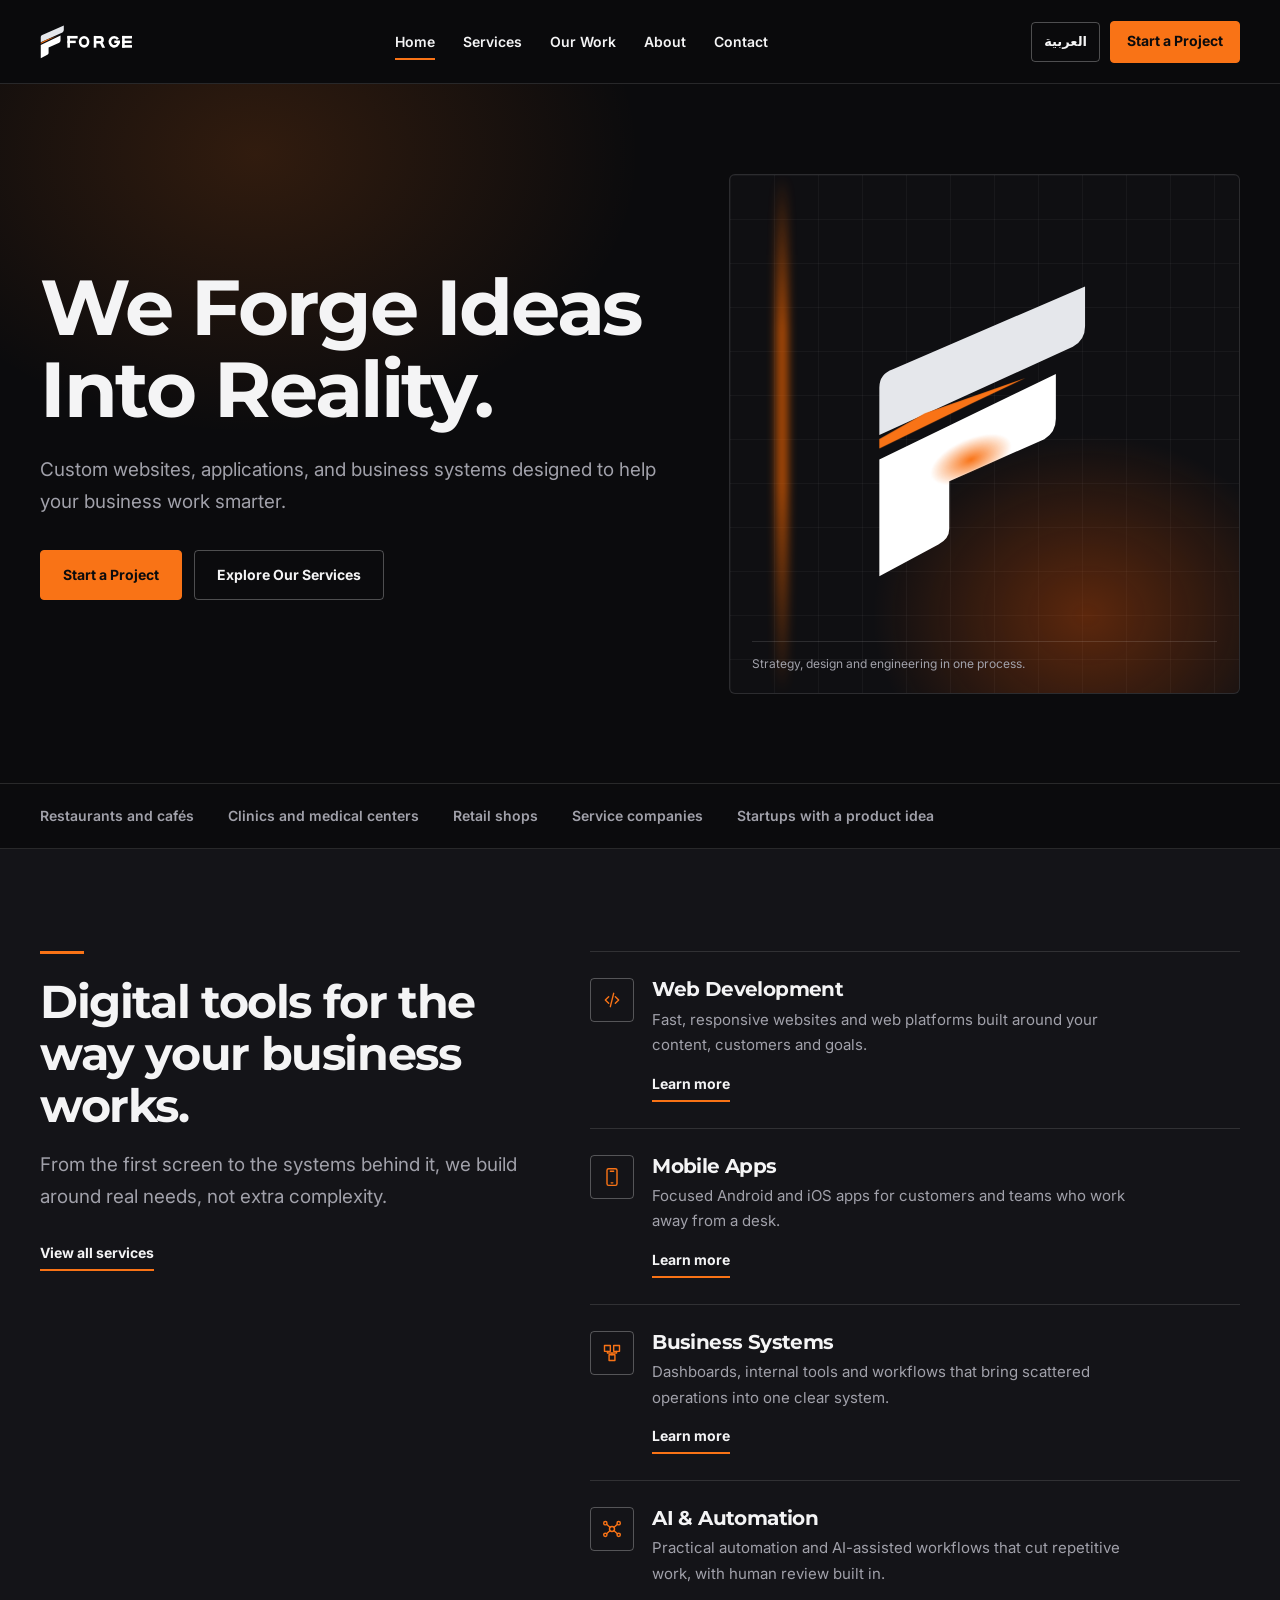
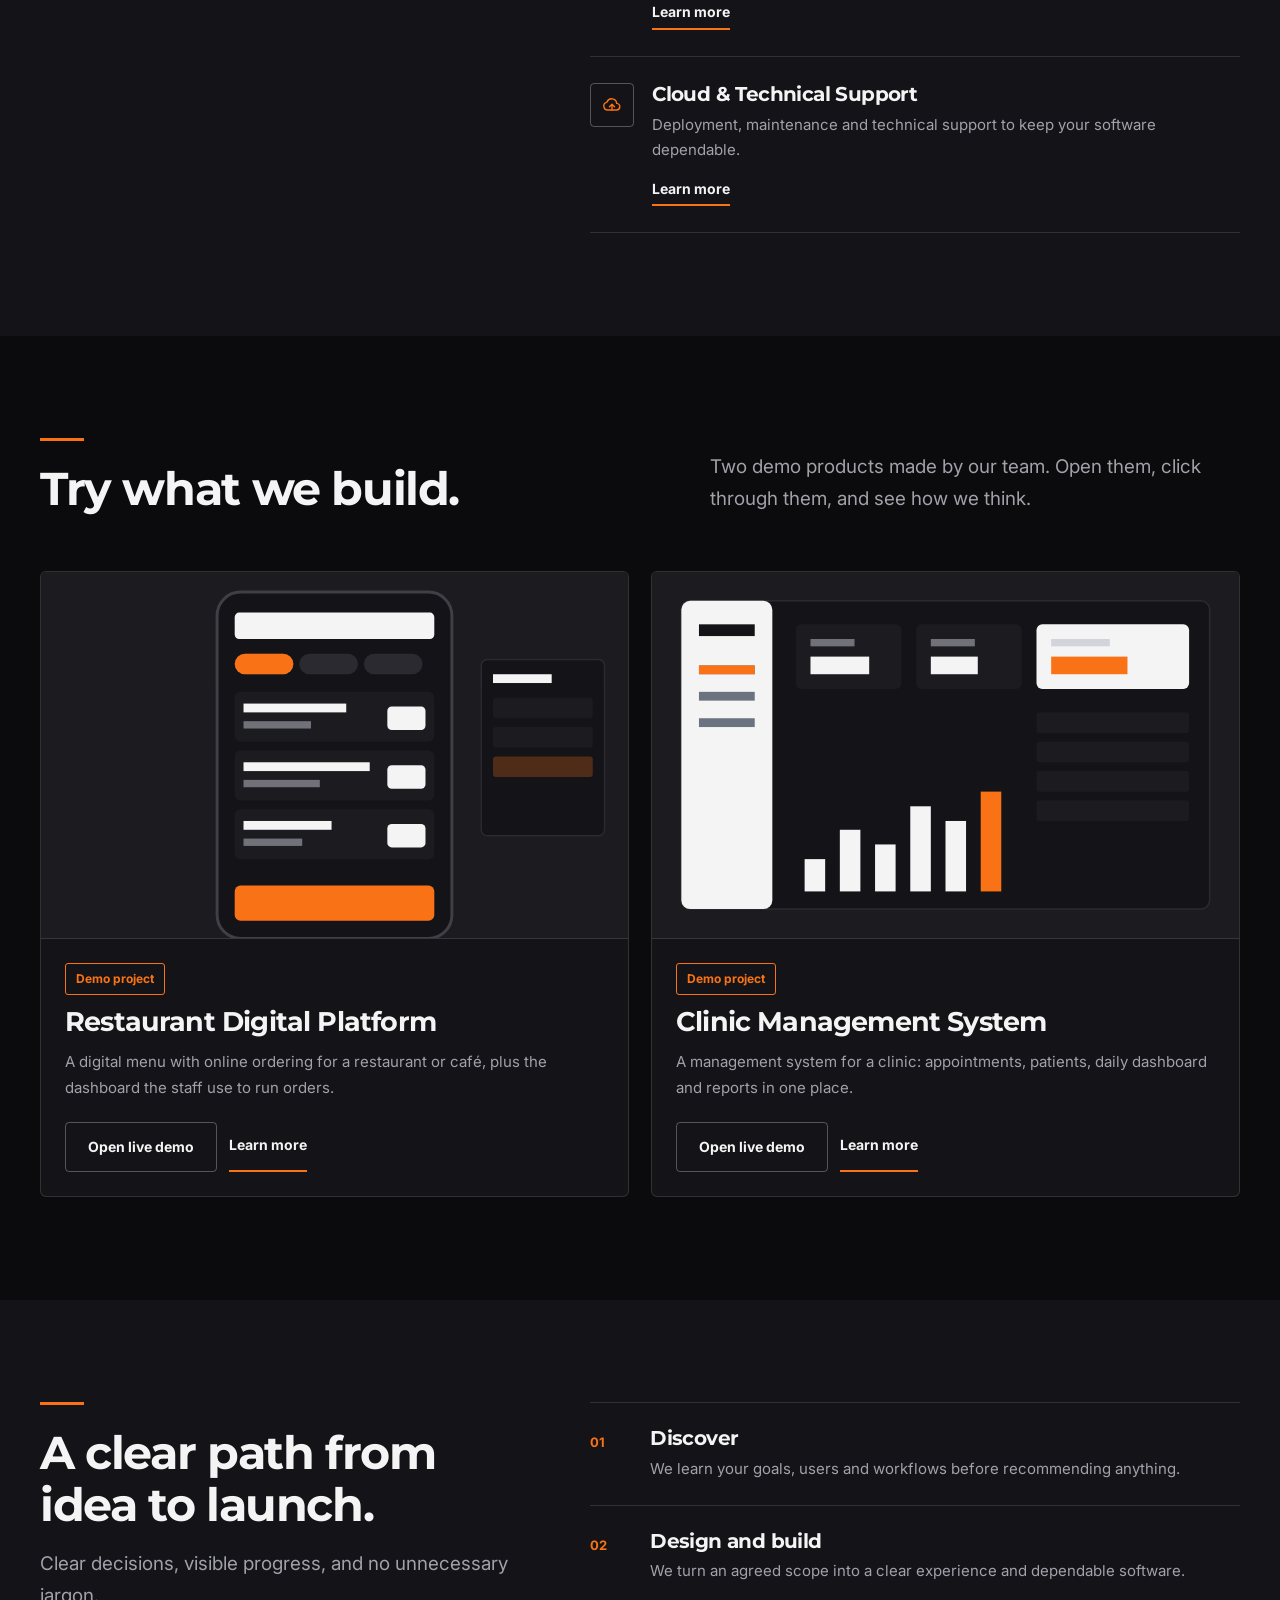
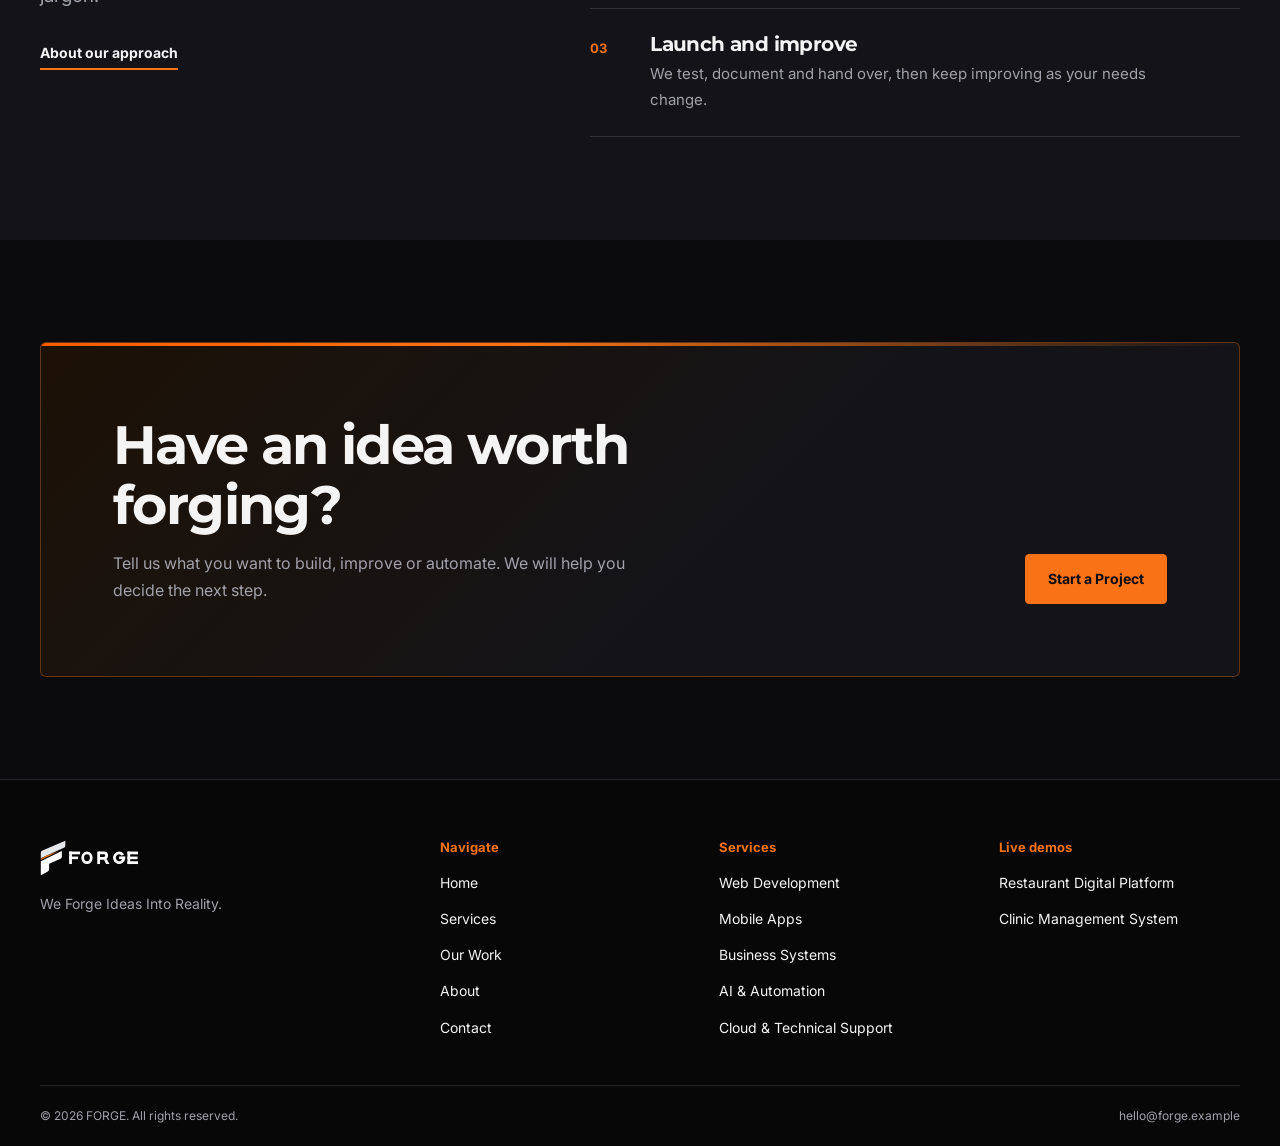
<file: site/index.html>
<!DOCTYPE html>
<html lang="en" dir="ltr">
<head>
<meta charset="utf-8">
<meta name="viewport" content="width=device-width, initial-scale=1, viewport-fit=cover">
<title>FORGE — Custom Websites, Apps &amp; Business Systems</title>
<meta name="description" content="FORGE designs and builds custom websites, mobile apps, business systems, AI automation and cloud solutions for businesses in Egypt and beyond.">
<link rel="canonical" href="https://forge.example/">
<link rel="alternate" hreflang="en" href="https://forge.example/">
<link rel="alternate" hreflang="ar" href="https://forge.example/ar/">
<link rel="alternate" hreflang="x-default" href="https://forge.example/">
<meta property="og:type" content="website"><meta property="og:site_name" content="FORGE">
<meta property="og:title" content="FORGE — Custom Websites, Apps &amp; Business Systems"><meta property="og:description" content="FORGE designs and builds custom websites, mobile apps, business systems, AI automation and cloud solutions for businesses in Egypt and beyond.">
<meta property="og:url" content="https://forge.example/"><meta property="og:locale" content="en_US">
<meta property="og:image" content="https://forge.example/assets/img/og-image.png"><meta property="og:image:width" content="1200"><meta property="og:image:height" content="630">
<meta name="twitter:card" content="summary_large_image">
<meta name="theme-color" content="#0B0B0D"><meta name="color-scheme" content="dark">
<link rel="icon" href="assets/img/favicon.svg" type="image/svg+xml">
<link rel="apple-touch-icon" href="assets/img/apple-touch-icon.png">
<link rel="preconnect" href="https://fonts.googleapis.com"><link rel="preconnect" href="https://fonts.gstatic.com" crossorigin>
<link href="https://fonts.googleapis.com/css2?family=Cairo:wght@400;600;700&family=Inter:wght@400;500;600;700&family=Montserrat:wght@600;700;800&display=swap" rel="stylesheet">
<link rel="stylesheet" href="assets/css/site.css">
<script type="application/ld+json">{"@context": "https://schema.org", "@type": "Organization", "name": "FORGE", "url": "https://forge.example/", "logo": "https://forge.example/assets/img/logo.svg", "email": "hello@forge.example", "slogan": "We Forge Ideas Into Reality."}</script>
</head><body>
<a class="skip" href="#main">Skip to main content</a>
<svg width="0" height="0" style="position:absolute" aria-hidden="true"><defs>
<symbol id="i-web" viewBox="0 0 24 24"><path d="m8 8-4 4 4 4M16 8l4 4-4 4M14 4l-4 16"/></symbol>
<symbol id="i-mobile" viewBox="0 0 24 24"><rect x="6" y="2" width="12" height="20" rx="2"/><path d="M10 5h4M11 19h2"/></symbol>
<symbol id="i-systems" viewBox="0 0 24 24"><rect x="3" y="3" width="7" height="7"/><rect x="14" y="3" width="7" height="7"/><rect x="8.5" y="14" width="7" height="7"/><path d="M6.5 10v2h11v-2M12 12v2"/></symbol>
<symbol id="i-ai" viewBox="0 0 24 24"><circle cx="12" cy="12" r="3"/><circle cx="4" cy="5" r="2"/><circle cx="20" cy="5" r="2"/><circle cx="4" cy="19" r="2"/><circle cx="20" cy="19" r="2"/><path d="m5.5 6.3 4 3.5M18.5 6.3l-4 3.5M5.5 17.7l4-3.5M18.5 17.7l-4-3.5"/></symbol>
<symbol id="i-cloud" viewBox="0 0 24 24"><path d="M7 18h10a4 4 0 0 0 .6-8A6 6 0 0 0 6 8.5 4.8 4.8 0 0 0 7 18Z"/><path d="m9 14 3-3 3 3M12 11v7"/></symbol>
<symbol id="i-check" viewBox="0 0 24 24"><path d="m5 12 4 4L19 6"/></symbol>
<symbol id="i-info" viewBox="0 0 24 24"><circle cx="12" cy="12" r="9"/><path d="M12 11v6M12 7h.01"/></symbol>
<symbol id="i-arrow" viewBox="0 0 24 24"><path d="M5 12h14M13 6l6 6-6 6"/></symbol>
<symbol id="i-chat" viewBox="0 0 24 24"><path d="M20 11.5a8 8 0 0 1-11.8 7L3 20l1.5-5.1A8 8 0 1 1 20 11.5Z"/><path d="M8 10h8M8 14h5"/></symbol>
</defs></svg>
<header class="site-header"><div class="container header-inner">
<a class="brand" href="./" aria-label="FORGE"><img src="assets/img/logo-white.svg" alt="FORGE" width="132" height="34"></a>
<nav class="nav" aria-label="Main"><a href="./" aria-current="page">Home</a><a href="services/">Services</a><a href="work/">Our Work</a><a href="about/">About</a><a href="contact/">Contact</a></nav>
<div class="header-actions">
<a class="lang" href="ar/" hreflang="ar" lang="ar" aria-label="التبديل إلى العربية">العربية</a>
<a class="btn btn-primary header-cta" href="contact/">Start a Project</a>
<button class="menu-btn" id="menu-btn" type="button" aria-expanded="false" aria-controls="mobile-menu"><span class="sr-only" id="menu-label">Open menu</span><span class="menu-lines" aria-hidden="true"></span></button>
</div></div>
<div class="mobile-menu" id="mobile-menu" hidden><nav class="container" aria-label="Mobile"><a href="./" aria-current="page">Home</a><a href="services/">Services</a><a href="work/">Our Work</a><a href="about/">About</a><a href="contact/">Contact</a><a class="btn btn-primary" href="contact/">Start a Project</a></nav></div>
</header>
<main id="main"><section class="hero"><div class="container hero-grid">
<div><h1 class="display">We Forge Ideas Into Reality.</h1><p class="lead">Custom websites, applications, and business systems designed to help your business work smarter.</p>
<div class="actions"><a class="btn btn-primary" href="contact/">Start a Project</a><a class="btn btn-dark" href="services/">Explore Our Services</a></div></div>
<figure class="hero-art"><svg viewBox="250 170 420 500" role="img" aria-label="FORGE symbol"><defs>
<clipPath id="hc"><path d="M305 458 L565 332 L565 398 Q565 418 548 428 L408 490 L408 560 Q408 575 392 583 L305 630 Z"/></clipPath>
<radialGradient id="hg" cx=".5" cy=".5" r=".5"><stop offset="0" stop-color="#F97316"/><stop offset="1" stop-color="#F97316" stop-opacity="0"/></radialGradient></defs>
<path fill="#E5E7EB" d="M305 352 Q305 332 325 325 L608 203 L608 262 Q608 282 590 292 L305 422 Z"/>
<path fill="#FFFFFF" d="M305 458 L565 332 L565 398 Q565 418 548 428 L408 490 L408 560 Q408 575 392 583 L305 630 Z"/>
<path class="ember" fill="#F97316" d="M305 442 L305 428 L372 390 L520 338 L440 376 Z"/>
<g clip-path="url(#hc)"><ellipse class="glow" cx="440" cy="458" rx="64" ry="30" transform="rotate(-24 440 458)" fill="url(#hg)"/></g></svg><figcaption>Strategy, design and engineering in one process.</figcaption></figure></div></section>
<section class="audience" aria-label="Built for businesses like yours"><div class="container"><ul><li>Restaurants and cafés</li><li>Clinics and medical centers</li><li>Retail shops</li><li>Service companies</li><li>Startups with a product idea</li></ul></div></section>
<section class="section tint"><div class="container split">
<div><span class="rule"></span><h2 class="h2">Digital tools for the way your business works.</h2><p class="lead" style="margin-block:18px 26px">From the first screen to the systems behind it, we build around real needs, not extra complexity.</p><a class="link" href="services/">View all services</a></div>
<ul class="rows"><li><span class="ico"><svg class="icon" aria-hidden="true"><use href="#i-web"/></svg></span><h3>Web Development</h3><p>Fast, responsive websites and web platforms built around your content, customers and goals.</p>
<a class="link" href="services/#web">Learn more</a></li><li><span class="ico"><svg class="icon" aria-hidden="true"><use href="#i-mobile"/></svg></span><h3>Mobile Apps</h3><p>Focused Android and iOS apps for customers and teams who work away from a desk.</p>
<a class="link" href="services/#mobile">Learn more</a></li><li><span class="ico"><svg class="icon" aria-hidden="true"><use href="#i-systems"/></svg></span><h3>Business Systems</h3><p>Dashboards, internal tools and workflows that bring scattered operations into one clear system.</p>
<a class="link" href="services/#systems">Learn more</a></li><li><span class="ico"><svg class="icon" aria-hidden="true"><use href="#i-ai"/></svg></span><h3>AI &amp; Automation</h3><p>Practical automation and AI-assisted workflows that cut repetitive work, with human review built in.</p>
<a class="link" href="services/#ai">Learn more</a></li><li><span class="ico"><svg class="icon" aria-hidden="true"><use href="#i-cloud"/></svg></span><h3>Cloud &amp; Technical Support</h3><p>Deployment, maintenance and technical support to keep your software dependable.</p>
<a class="link" href="services/#cloud">Learn more</a></li></ul></div></section>
<section class="section"><div class="container">
<div class="head"><div><span class="rule"></span><h2 class="h2">Try what we build.</h2></div><p class="lead">Two demo products made by our team. Open them, click through them, and see how we think.</p></div>
<div class="works"><article class="work-card">
<div class="work-media"><svg viewBox="0 0 400 250" preserveAspectRatio="xMidYMid slice" aria-hidden="true"><rect width="400" height="250" fill="#1B1B20"/>
<rect x="120" y="14" width="160" height="236" rx="16" fill="#141418" stroke="#3F3F46" stroke-width="2"/><rect x="132" y="28" width="136" height="18" rx="3" fill="#F4F4F5"/>
<g fill="#2A2A30"><rect x="132" y="56" width="40" height="14" rx="7"/><rect x="176" y="56" width="40" height="14" rx="7"/><rect x="220" y="56" width="40" height="14" rx="7"/></g><rect x="132" y="56" width="40" height="14" rx="7" fill="#F97316"/>
<g><rect x="132" y="82" width="136" height="34" rx="4" fill="#1B1B20"/><rect x="138" y="90" width="70" height="6" fill="#F4F4F5"/><rect x="138" y="102" width="46" height="5" fill="#71717A"/><rect x="236" y="92" width="26" height="16" rx="3" fill="#F4F4F5"/>
<rect x="132" y="122" width="136" height="34" rx="4" fill="#1B1B20"/><rect x="138" y="130" width="86" height="6" fill="#F4F4F5"/><rect x="138" y="142" width="52" height="5" fill="#71717A"/><rect x="236" y="132" width="26" height="16" rx="3" fill="#F4F4F5"/>
<rect x="132" y="162" width="136" height="34" rx="4" fill="#1B1B20"/><rect x="138" y="170" width="60" height="6" fill="#F4F4F5"/><rect x="138" y="182" width="40" height="5" fill="#71717A"/><rect x="236" y="172" width="26" height="16" rx="3" fill="#F4F4F5"/></g>
<rect x="132" y="214" width="136" height="24" rx="4" fill="#F97316"/>
<rect x="300" y="60" width="84" height="120" rx="4" fill="#141418" stroke="#2A2A30"/><rect x="308" y="70" width="40" height="6" fill="#F4F4F5"/><rect x="308" y="86" width="68" height="14" rx="2" fill="#1B1B20"/><rect x="308" y="106" width="68" height="14" rx="2" fill="#1B1B20"/><rect x="308" y="126" width="68" height="14" rx="2" fill="#F97316" opacity=".25"/></svg></div>
<div class="work-body"><span class="badge">Demo project</span><h3>Restaurant Digital Platform</h3><p class="muted">A digital menu with online ordering for a restaurant or café, plus the dashboard the staff use to run orders.</p>
<div class="actions"><a class="btn btn-dark" href="demos/restaurant/">Open live demo</a><a class="link" href="work/#restaurant">Learn more</a></div></div></article><article class="work-card">
<div class="work-media"><svg viewBox="0 0 400 250" preserveAspectRatio="xMidYMid slice" aria-hidden="true"><rect width="400" height="250" fill="#1B1B20"/>
<rect x="20" y="20" width="360" height="210" rx="6" fill="#141418" stroke="#2A2A30"/><rect x="20" y="20" width="62" height="210" rx="6" fill="#F4F4F5"/>
<rect x="32" y="36" width="38" height="8" fill="#141418"/><g fill="#6B7280"><rect x="32" y="64" width="38" height="6"/><rect x="32" y="82" width="38" height="6"/><rect x="32" y="100" width="38" height="6"/></g><rect x="32" y="64" width="38" height="6" fill="#F97316"/>
<g><rect x="98" y="36" width="72" height="44" rx="4" fill="#1B1B20"/><rect x="108" y="46" width="30" height="5" fill="#71717A"/><rect x="108" y="58" width="40" height="12" fill="#F4F4F5"/>
<rect x="180" y="36" width="72" height="44" rx="4" fill="#1B1B20"/><rect x="190" y="46" width="30" height="5" fill="#71717A"/><rect x="190" y="58" width="32" height="12" fill="#F4F4F5"/>
<rect x="262" y="36" width="104" height="44" rx="4" fill="#F4F4F5"/><rect x="272" y="46" width="40" height="5" fill="#D1D5DB"/><rect x="272" y="58" width="52" height="12" fill="#F97316"/></g>
<g fill="#F4F4F5"><rect x="104" y="196" width="14" height="22"/><rect x="128" y="176" width="14" height="42"/><rect x="152" y="186" width="14" height="32"/><rect x="176" y="160" width="14" height="58"/><rect x="200" y="170" width="14" height="48"/></g><rect x="224" y="150" width="14" height="68" fill="#F97316"/>
<g><rect x="262" y="96" width="104" height="14" rx="2" fill="#1B1B20"/><rect x="262" y="116" width="104" height="14" rx="2" fill="#1B1B20"/><rect x="262" y="136" width="104" height="14" rx="2" fill="#1B1B20"/><rect x="262" y="156" width="104" height="14" rx="2" fill="#1B1B20"/></g></svg></div>
<div class="work-body"><span class="badge">Demo project</span><h3>Clinic Management System</h3><p class="muted">A management system for a clinic: appointments, patients, daily dashboard and reports in one place.</p>
<div class="actions"><a class="btn btn-dark" href="demos/clinic/">Open live demo</a><a class="link" href="work/#clinic">Learn more</a></div></div></article></div></div></section>
<section class="section tint"><div class="container split">
<div><span class="rule"></span><h2 class="h2">A clear path from idea to launch.</h2><p class="lead" style="margin-block:18px 26px">Clear decisions, visible progress, and no unnecessary jargon.</p><a class="link" href="about/">About our approach</a></div>
<ol class="steps"><li><span class="n">01</span><div><h3>Discover</h3><p>We learn your goals, users and workflows before recommending anything.</p></div></li><li><span class="n">02</span><div><h3>Design and build</h3><p>We turn an agreed scope into a clear experience and dependable software.</p></div></li><li><span class="n">03</span><div><h3>Launch and improve</h3><p>We test, document and hand over, then keep improving as your needs change.</p></div></li></ol></div></section>
<div style="height:var(--space)" aria-hidden="true"></div>
<section class="cta-wrap"><div class="container"><div class="cta">
<div><h2>Have an idea worth forging?</h2><p>Tell us what you want to build, improve or automate. We will help you decide the next step.</p></div>
<a class="btn btn-primary" href="contact/">Start a Project</a></div></div></section></main>
<footer class="site-footer"><div class="container">
<div class="footer-grid">
<div><a class="brand" href="./" aria-label="FORGE"><img src="assets/img/logo-white.svg" alt="FORGE" width="136" height="36"></a><p class="tag-line">We Forge Ideas Into Reality.</p></div>
<div><h2>Navigate</h2><ul><li><a href="./">Home</a></li><li><a href="services/">Services</a></li><li><a href="work/">Our Work</a></li><li><a href="about/">About</a></li><li><a href="contact/">Contact</a></li></ul></div>
<div><h2>Services</h2><ul><li><a href="services/#web">Web Development</a></li><li><a href="services/#mobile">Mobile Apps</a></li><li><a href="services/#systems">Business Systems</a></li><li><a href="services/#ai">AI &amp; Automation</a></li><li><a href="services/#cloud">Cloud &amp; Technical Support</a></li></ul></div>
<div><h2>Live demos</h2><ul><li><a href="demos/restaurant/">Restaurant Digital Platform</a></li><li><a href="demos/clinic/">Clinic Management System</a></li></ul></div>
</div>
<div class="footer-bottom"><span>© 2026 FORGE. All rights reserved.</span><span dir="ltr">hello@forge.example</span></div>
</div></footer>
<div class="toast" id="toast" role="status" aria-live="polite"></div>
<script>window.FORGE_CONFIG={"email": "hello@forge.example", "whatsapp": "", "formEndpoint": ""};window.FORGE_STRINGS={"menuOpen": "Open menu", "menuClose": "Close menu", "waText": "Hello FORGE, I would like to discuss a software project.", "waMissing": "WhatsApp needs the company number. Please use the form or email for now.", "errName": "Please enter your name.", "errEmail": "Please enter a valid email address.", "errPhone": "Please enter a valid phone number or leave it empty.", "errMessage": "Please write at least 10 characters.", "errSummary": "Please check the highlighted fields.", "sent": "Thank you. Your inquiry was sent and we will reply soon.", "sendFailed": "Sending failed. Please try WhatsApp or email instead.", "mailReady": "Your email app should open with the message ready. Review it there, then send.", "subject": "FORGE project inquiry from {name}", "bName": "Name", "bEmail": "Email", "bPhone": "Phone", "bService": "Service", "bMessage": "Message", "prefill": {"web": "I would like to discuss a website or web platform for my business.", "mobile": "I would like to discuss a mobile app: the idea, the users and the main workflow.", "systems": "I would like to simplify our current workflows with a custom business system.", "ai": "I would like to explore automating a repetitive task or workflow in our business.", "cloud": "I need cloud setup or technical support for an existing software product.", "restaurant": "I run a restaurant or café and I am interested in something like your Restaurant Digital Platform.", "clinic": "I run a clinic and I am interested in something like your Clinic Management System."}};</script>
<script src="assets/js/site.js" defer></script>
</body></html>
</file>
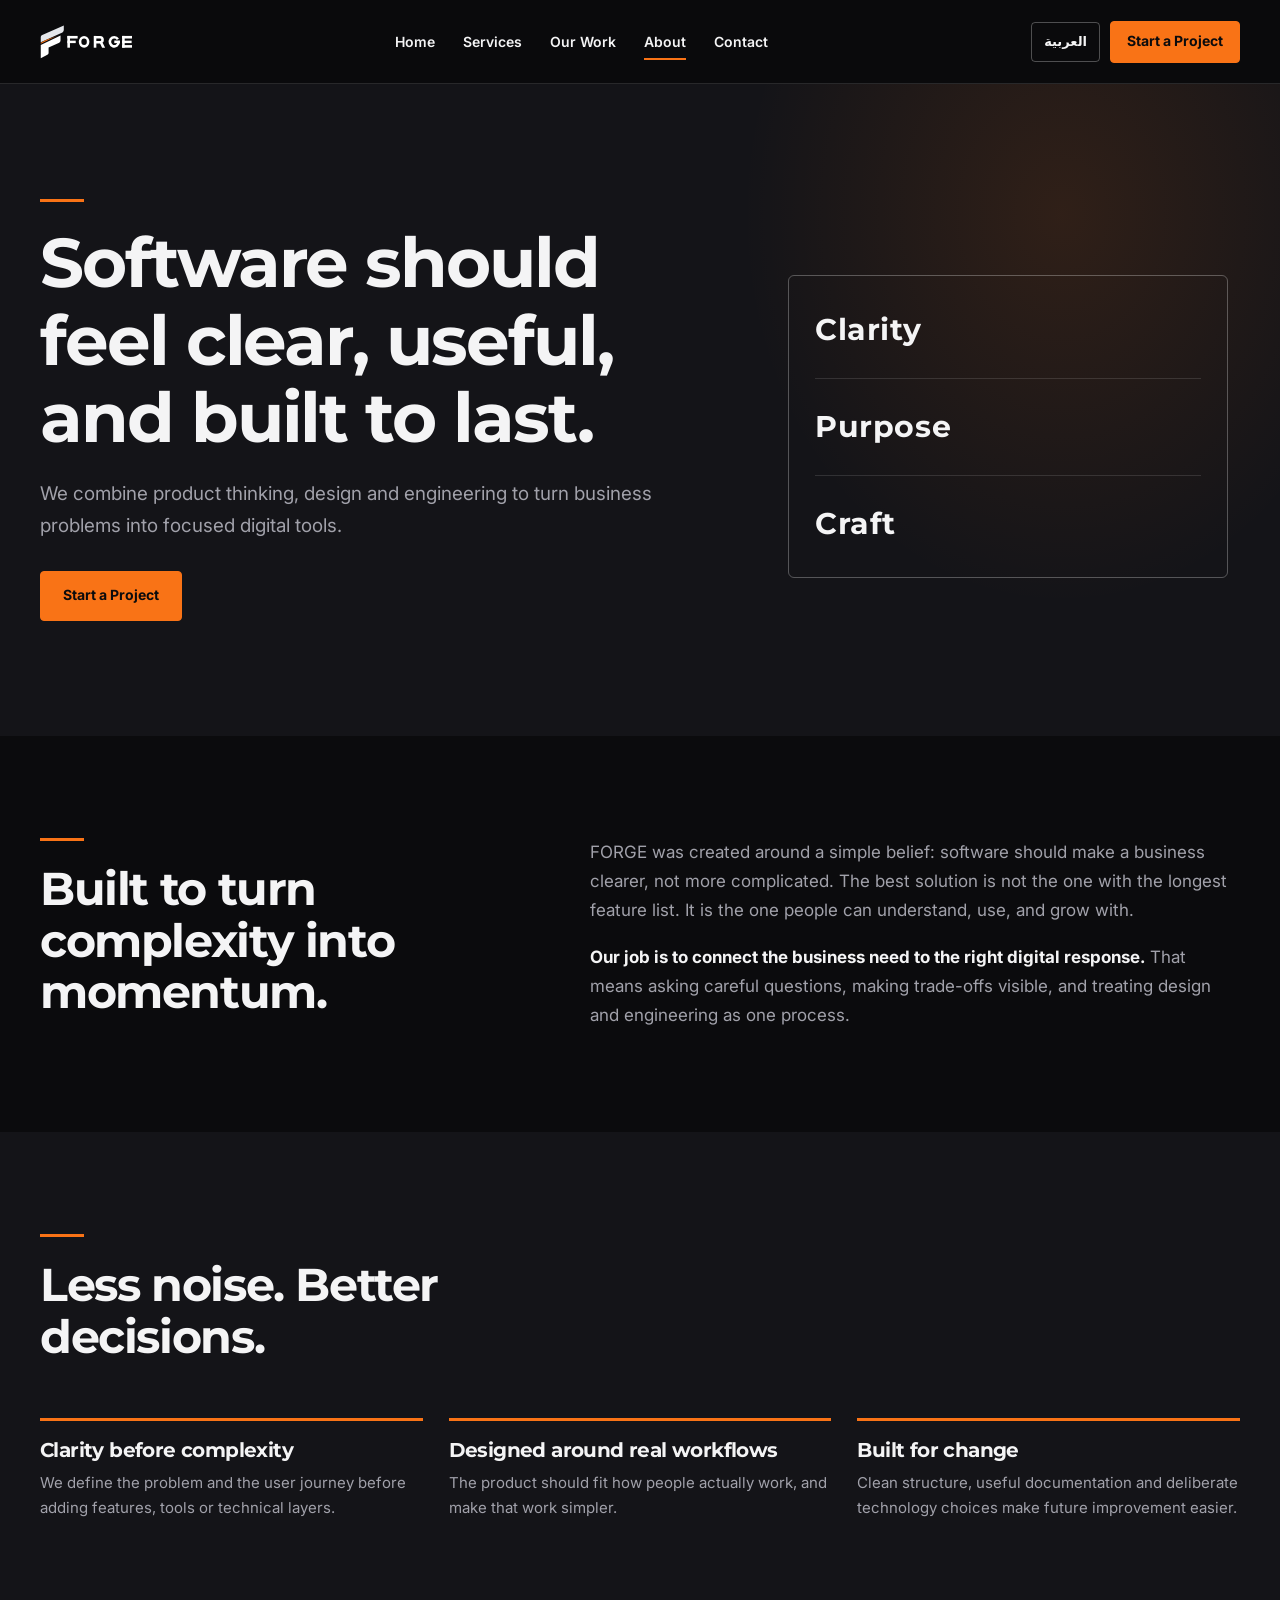
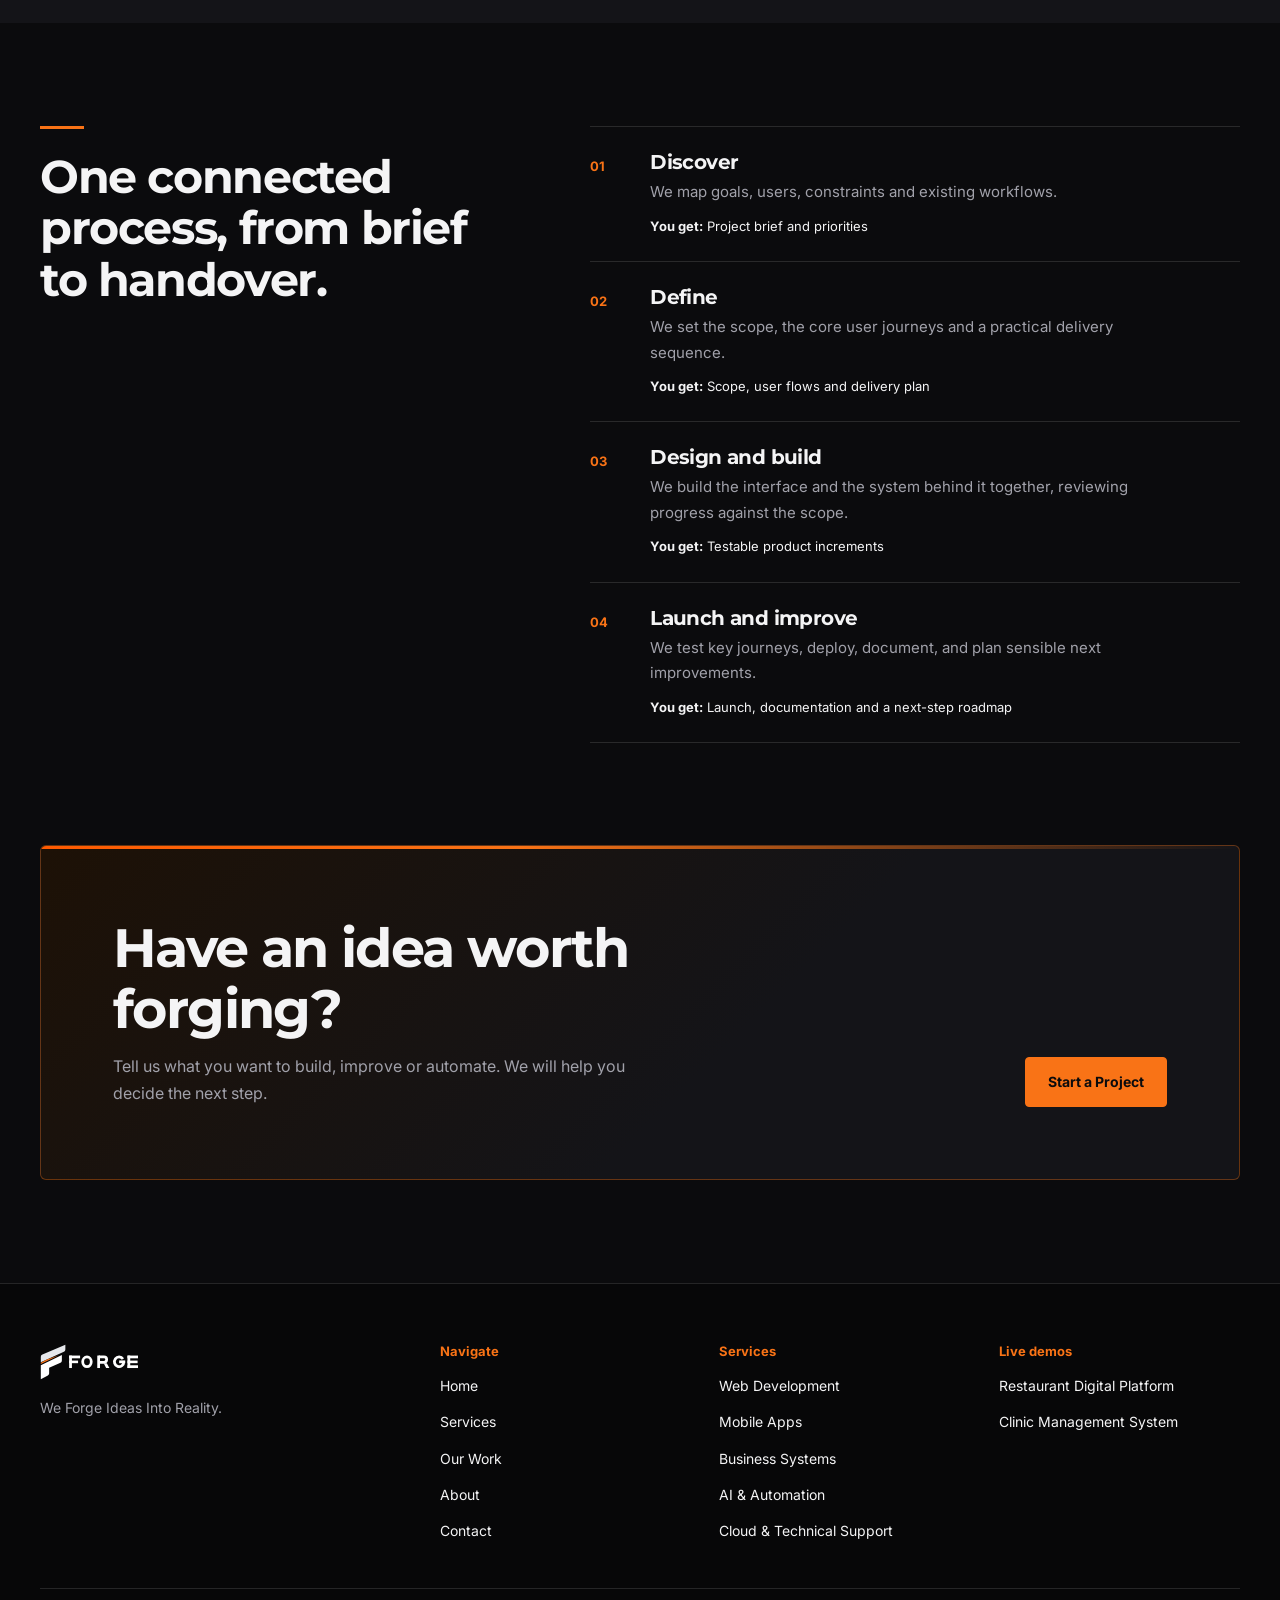
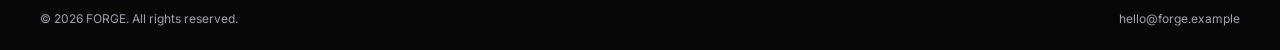
<file: site/about/index.html>
<!DOCTYPE html>
<html lang="en" dir="ltr">
<head>
<meta charset="utf-8">
<meta name="viewport" content="width=device-width, initial-scale=1, viewport-fit=cover">
<title>About FORGE — Clarity, Purpose &amp; Craft</title>
<meta name="description" content="How FORGE works: a clear process from discovery to launch, built around real business workflows.">
<link rel="canonical" href="https://forge.example/about/">
<link rel="alternate" hreflang="en" href="https://forge.example/about/">
<link rel="alternate" hreflang="ar" href="https://forge.example/ar/about/">
<link rel="alternate" hreflang="x-default" href="https://forge.example/about/">
<meta property="og:type" content="website"><meta property="og:site_name" content="FORGE">
<meta property="og:title" content="About FORGE — Clarity, Purpose &amp; Craft"><meta property="og:description" content="How FORGE works: a clear process from discovery to launch, built around real business workflows.">
<meta property="og:url" content="https://forge.example/about/"><meta property="og:locale" content="en_US">
<meta property="og:image" content="https://forge.example/assets/img/og-image.png"><meta property="og:image:width" content="1200"><meta property="og:image:height" content="630">
<meta name="twitter:card" content="summary_large_image">
<meta name="theme-color" content="#0B0B0D"><meta name="color-scheme" content="dark">
<link rel="icon" href="../assets/img/favicon.svg" type="image/svg+xml">
<link rel="apple-touch-icon" href="../assets/img/apple-touch-icon.png">
<link rel="preconnect" href="https://fonts.googleapis.com"><link rel="preconnect" href="https://fonts.gstatic.com" crossorigin>
<link href="https://fonts.googleapis.com/css2?family=Cairo:wght@400;600;700&family=Inter:wght@400;500;600;700&family=Montserrat:wght@600;700;800&display=swap" rel="stylesheet">
<link rel="stylesheet" href="../assets/css/site.css">

</head><body>
<a class="skip" href="#main">Skip to main content</a>
<svg width="0" height="0" style="position:absolute" aria-hidden="true"><defs>
<symbol id="i-web" viewBox="0 0 24 24"><path d="m8 8-4 4 4 4M16 8l4 4-4 4M14 4l-4 16"/></symbol>
<symbol id="i-mobile" viewBox="0 0 24 24"><rect x="6" y="2" width="12" height="20" rx="2"/><path d="M10 5h4M11 19h2"/></symbol>
<symbol id="i-systems" viewBox="0 0 24 24"><rect x="3" y="3" width="7" height="7"/><rect x="14" y="3" width="7" height="7"/><rect x="8.5" y="14" width="7" height="7"/><path d="M6.5 10v2h11v-2M12 12v2"/></symbol>
<symbol id="i-ai" viewBox="0 0 24 24"><circle cx="12" cy="12" r="3"/><circle cx="4" cy="5" r="2"/><circle cx="20" cy="5" r="2"/><circle cx="4" cy="19" r="2"/><circle cx="20" cy="19" r="2"/><path d="m5.5 6.3 4 3.5M18.5 6.3l-4 3.5M5.5 17.7l4-3.5M18.5 17.7l-4-3.5"/></symbol>
<symbol id="i-cloud" viewBox="0 0 24 24"><path d="M7 18h10a4 4 0 0 0 .6-8A6 6 0 0 0 6 8.5 4.8 4.8 0 0 0 7 18Z"/><path d="m9 14 3-3 3 3M12 11v7"/></symbol>
<symbol id="i-check" viewBox="0 0 24 24"><path d="m5 12 4 4L19 6"/></symbol>
<symbol id="i-info" viewBox="0 0 24 24"><circle cx="12" cy="12" r="9"/><path d="M12 11v6M12 7h.01"/></symbol>
<symbol id="i-arrow" viewBox="0 0 24 24"><path d="M5 12h14M13 6l6 6-6 6"/></symbol>
<symbol id="i-chat" viewBox="0 0 24 24"><path d="M20 11.5a8 8 0 0 1-11.8 7L3 20l1.5-5.1A8 8 0 1 1 20 11.5Z"/><path d="M8 10h8M8 14h5"/></symbol>
</defs></svg>
<header class="site-header"><div class="container header-inner">
<a class="brand" href="../" aria-label="FORGE"><img src="../assets/img/logo-white.svg" alt="FORGE" width="132" height="34"></a>
<nav class="nav" aria-label="Main"><a href="../">Home</a><a href="../services/">Services</a><a href="../work/">Our Work</a><a href="../about/" aria-current="page">About</a><a href="../contact/">Contact</a></nav>
<div class="header-actions">
<a class="lang" href="../ar/about/" hreflang="ar" lang="ar" aria-label="التبديل إلى العربية">العربية</a>
<a class="btn btn-primary header-cta" href="../contact/">Start a Project</a>
<button class="menu-btn" id="menu-btn" type="button" aria-expanded="false" aria-controls="mobile-menu"><span class="sr-only" id="menu-label">Open menu</span><span class="menu-lines" aria-hidden="true"></span></button>
</div></div>
<div class="mobile-menu" id="mobile-menu" hidden><nav class="container" aria-label="Mobile"><a href="../">Home</a><a href="../services/">Services</a><a href="../work/">Our Work</a><a href="../about/" aria-current="page">About</a><a href="../contact/">Contact</a><a class="btn btn-primary" href="../contact/">Start a Project</a></nav></div>
</header>
<main id="main"><section class="page-hero dark on-dark"><div class="container about-hero"><div><span class="rule"></span><h1>Software should feel clear, useful, and built to last.</h1><p class="lead">We combine product thinking, design and engineering to turn business problems into focused digital tools.</p>
<a class="btn btn-primary" href="../contact/">Start a Project</a></div><ul class="principles" style="margin-block-start:34px"><li>Clarity</li><li>Purpose</li><li>Craft</li></ul></div></section>
<section class="section"><div class="container split"><div><span class="rule"></span><h2 class="h2">Built to turn complexity into momentum.</h2></div><div class="story"><p>FORGE was created around a simple belief: software should make a business clearer, not more complicated. The best solution is not the one with the longest feature list. It is the one people can understand, use, and grow with.</p><p><strong>Our job is to connect the business need to the right digital response.</strong> That means asking careful questions, making trade-offs visible, and treating design and engineering as one process.</p></div></div></section>
<section class="section tint"><div class="container"><div class="head"><div><span class="rule"></span><h2 class="h2">Less noise. Better decisions.</h2></div></div><ul class="values"><li><h3>Clarity before complexity</h3><p>We define the problem and the user journey before adding features, tools or technical layers.</p></li><li><h3>Designed around real workflows</h3><p>The product should fit how people actually work, and make that work simpler.</p></li><li><h3>Built for change</h3><p>Clean structure, useful documentation and deliberate technology choices make future improvement easier.</p></li></ul></div></section>
<section class="section"><div class="container split"><div><span class="rule"></span><h2 class="h2">One connected process, from brief to handover.</h2></div><ol class="steps"><li><span class="n">01</span><div><h3>Discover</h3><p>We map goals, users, constraints and existing workflows.</p><span class="out"><strong>You get:</strong> Project brief and priorities</span></div></li><li><span class="n">02</span><div><h3>Define</h3><p>We set the scope, the core user journeys and a practical delivery sequence.</p><span class="out"><strong>You get:</strong> Scope, user flows and delivery plan</span></div></li><li><span class="n">03</span><div><h3>Design and build</h3><p>We build the interface and the system behind it together, reviewing progress against the scope.</p><span class="out"><strong>You get:</strong> Testable product increments</span></div></li><li><span class="n">04</span><div><h3>Launch and improve</h3><p>We test key journeys, deploy, document, and plan sensible next improvements.</p><span class="out"><strong>You get:</strong> Launch, documentation and a next-step roadmap</span></div></li></ol></div></section>
<section class="cta-wrap"><div class="container"><div class="cta">
<div><h2>Have an idea worth forging?</h2><p>Tell us what you want to build, improve or automate. We will help you decide the next step.</p></div>
<a class="btn btn-primary" href="../contact/">Start a Project</a></div></div></section></main>
<footer class="site-footer"><div class="container">
<div class="footer-grid">
<div><a class="brand" href="../" aria-label="FORGE"><img src="../assets/img/logo-white.svg" alt="FORGE" width="136" height="36"></a><p class="tag-line">We Forge Ideas Into Reality.</p></div>
<div><h2>Navigate</h2><ul><li><a href="../">Home</a></li><li><a href="../services/">Services</a></li><li><a href="../work/">Our Work</a></li><li><a href="../about/">About</a></li><li><a href="../contact/">Contact</a></li></ul></div>
<div><h2>Services</h2><ul><li><a href="../services/#web">Web Development</a></li><li><a href="../services/#mobile">Mobile Apps</a></li><li><a href="../services/#systems">Business Systems</a></li><li><a href="../services/#ai">AI &amp; Automation</a></li><li><a href="../services/#cloud">Cloud &amp; Technical Support</a></li></ul></div>
<div><h2>Live demos</h2><ul><li><a href="../demos/restaurant/">Restaurant Digital Platform</a></li><li><a href="../demos/clinic/">Clinic Management System</a></li></ul></div>
</div>
<div class="footer-bottom"><span>© 2026 FORGE. All rights reserved.</span><span dir="ltr">hello@forge.example</span></div>
</div></footer>
<div class="toast" id="toast" role="status" aria-live="polite"></div>
<script>window.FORGE_CONFIG={"email": "hello@forge.example", "whatsapp": "", "formEndpoint": ""};window.FORGE_STRINGS={"menuOpen": "Open menu", "menuClose": "Close menu", "waText": "Hello FORGE, I would like to discuss a software project.", "waMissing": "WhatsApp needs the company number. Please use the form or email for now.", "errName": "Please enter your name.", "errEmail": "Please enter a valid email address.", "errPhone": "Please enter a valid phone number or leave it empty.", "errMessage": "Please write at least 10 characters.", "errSummary": "Please check the highlighted fields.", "sent": "Thank you. Your inquiry was sent and we will reply soon.", "sendFailed": "Sending failed. Please try WhatsApp or email instead.", "mailReady": "Your email app should open with the message ready. Review it there, then send.", "subject": "FORGE project inquiry from {name}", "bName": "Name", "bEmail": "Email", "bPhone": "Phone", "bService": "Service", "bMessage": "Message", "prefill": {"web": "I would like to discuss a website or web platform for my business.", "mobile": "I would like to discuss a mobile app: the idea, the users and the main workflow.", "systems": "I would like to simplify our current workflows with a custom business system.", "ai": "I would like to explore automating a repetitive task or workflow in our business.", "cloud": "I need cloud setup or technical support for an existing software product.", "restaurant": "I run a restaurant or café and I am interested in something like your Restaurant Digital Platform.", "clinic": "I run a clinic and I am interested in something like your Clinic Management System."}};</script>
<script src="../assets/js/site.js" defer></script>
</body></html>
</file>
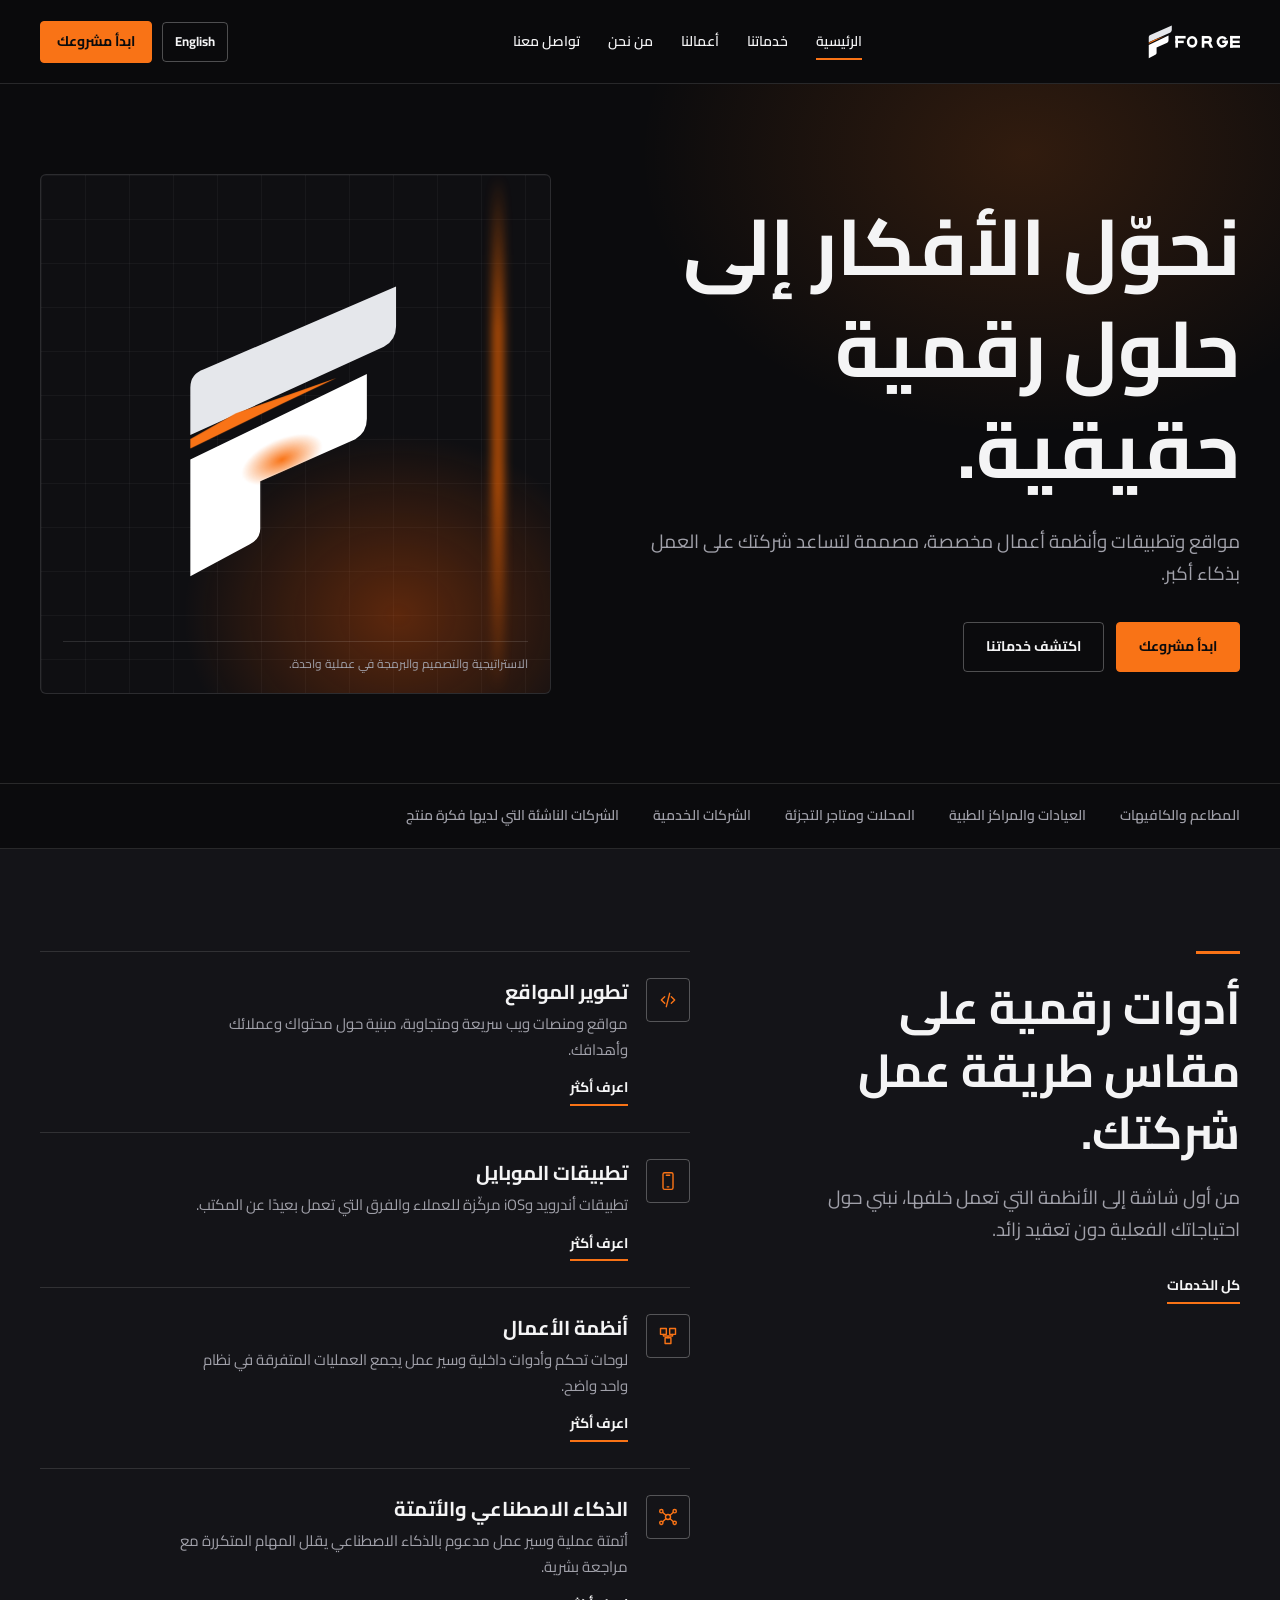
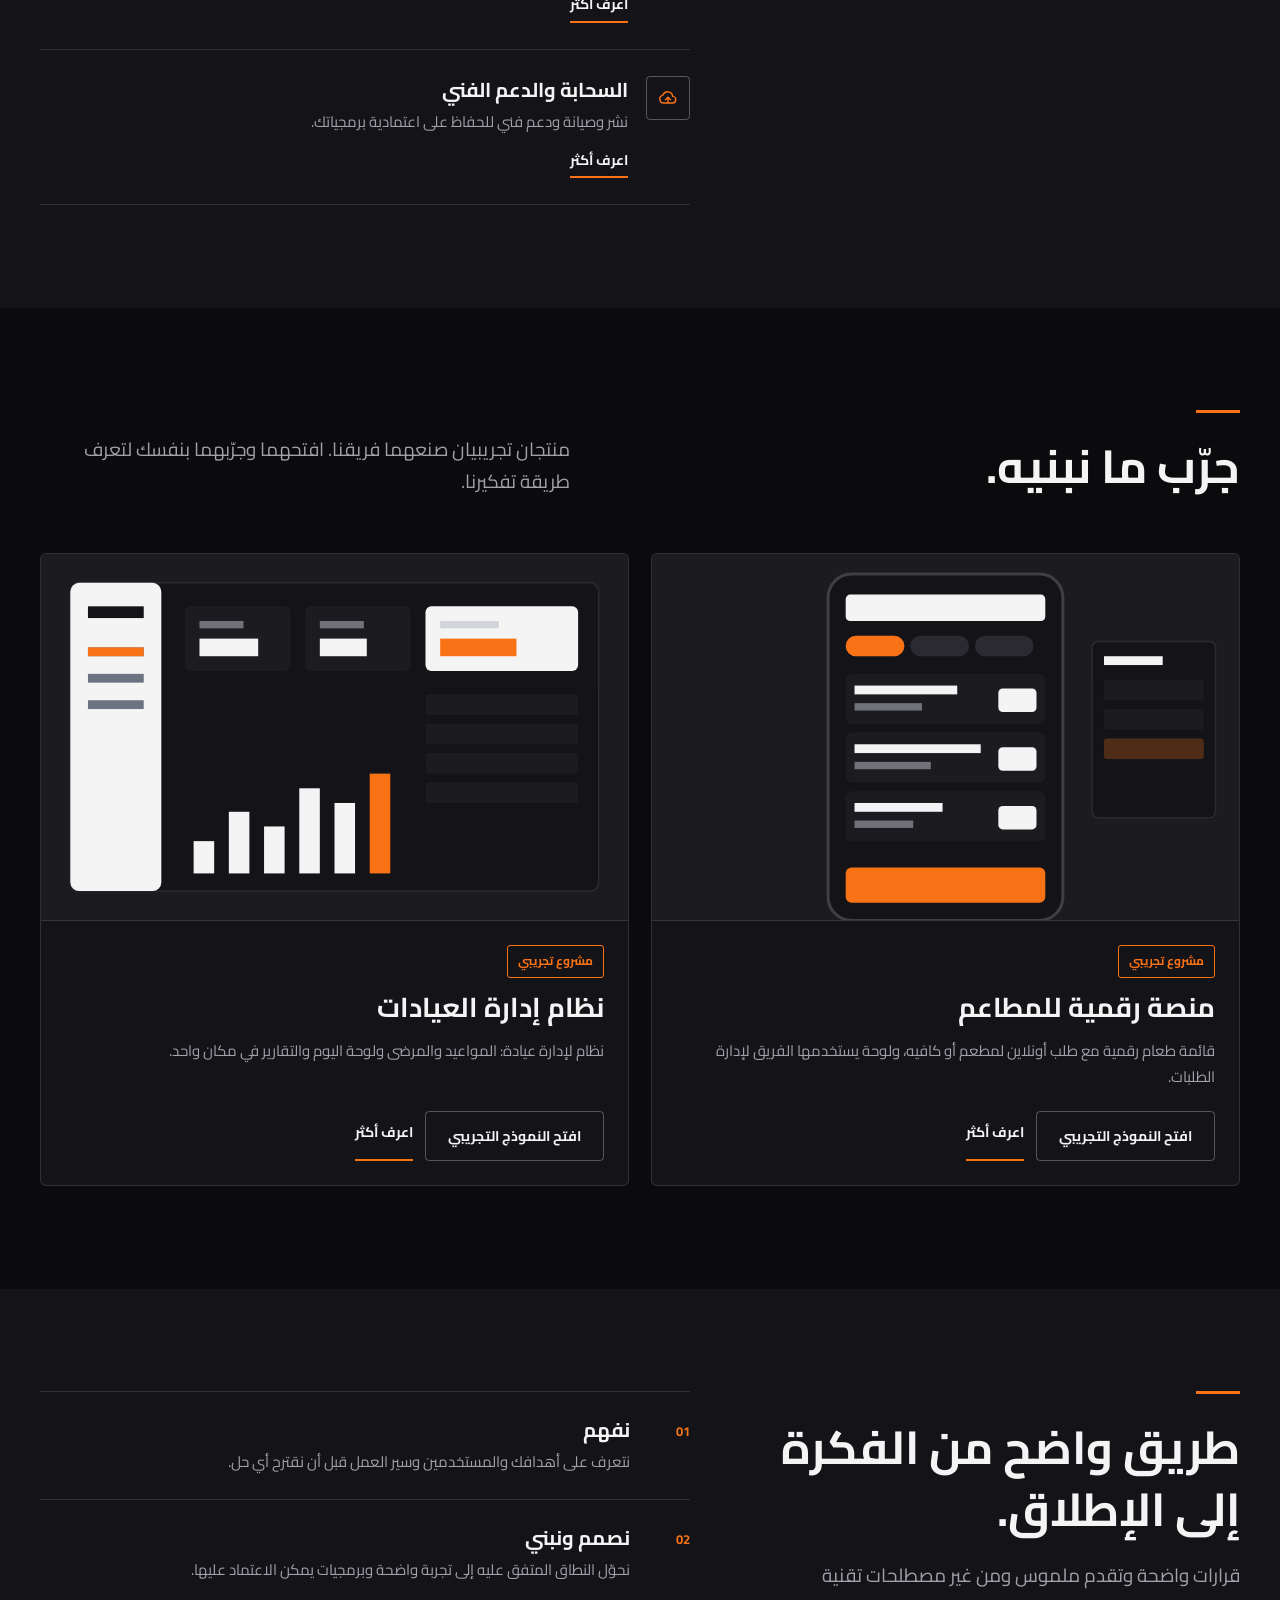
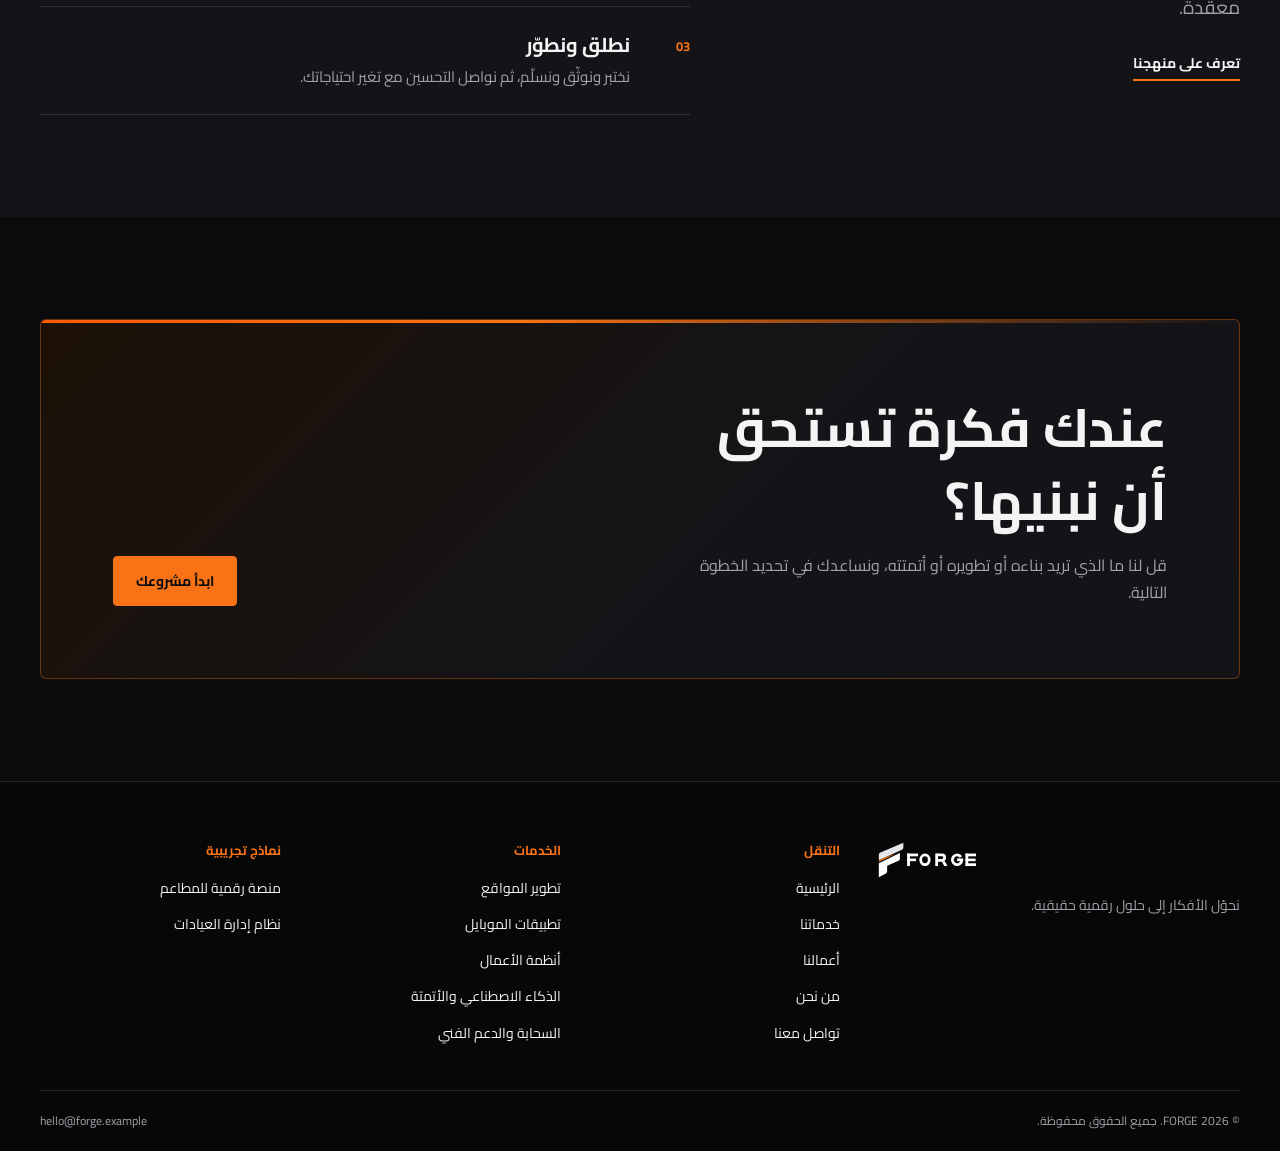
<file: site/ar/index.html>
<!DOCTYPE html>
<html lang="ar" dir="rtl">
<head>
<meta charset="utf-8">
<meta name="viewport" content="width=device-width, initial-scale=1, viewport-fit=cover">
<title>FORGE — مواقع وتطبيقات وأنظمة أعمال مخصصة</title>
<meta name="description" content="تصمم FORGE وتطور مواقع وتطبيقات موبايل وأنظمة أعمال وحلول ذكاء اصطناعي وأتمتة وخدمات سحابية للشركات في مصر وخارجها.">
<link rel="canonical" href="https://forge.example/ar/">
<link rel="alternate" hreflang="en" href="https://forge.example/">
<link rel="alternate" hreflang="ar" href="https://forge.example/ar/">
<link rel="alternate" hreflang="x-default" href="https://forge.example/">
<meta property="og:type" content="website"><meta property="og:site_name" content="FORGE">
<meta property="og:title" content="FORGE — مواقع وتطبيقات وأنظمة أعمال مخصصة"><meta property="og:description" content="تصمم FORGE وتطور مواقع وتطبيقات موبايل وأنظمة أعمال وحلول ذكاء اصطناعي وأتمتة وخدمات سحابية للشركات في مصر وخارجها.">
<meta property="og:url" content="https://forge.example/ar/"><meta property="og:locale" content="ar_EG">
<meta property="og:image" content="https://forge.example/assets/img/og-image.png"><meta property="og:image:width" content="1200"><meta property="og:image:height" content="630">
<meta name="twitter:card" content="summary_large_image">
<meta name="theme-color" content="#0B0B0D"><meta name="color-scheme" content="dark">
<link rel="icon" href="../assets/img/favicon.svg" type="image/svg+xml">
<link rel="apple-touch-icon" href="../assets/img/apple-touch-icon.png">
<link rel="preconnect" href="https://fonts.googleapis.com"><link rel="preconnect" href="https://fonts.gstatic.com" crossorigin>
<link href="https://fonts.googleapis.com/css2?family=Cairo:wght@400;600;700&family=Inter:wght@400;500;600;700&family=Montserrat:wght@600;700;800&display=swap" rel="stylesheet">
<link rel="stylesheet" href="../assets/css/site.css">
<script type="application/ld+json">{"@context": "https://schema.org", "@type": "Organization", "name": "FORGE", "url": "https://forge.example/", "logo": "https://forge.example/assets/img/logo.svg", "email": "hello@forge.example", "slogan": "We Forge Ideas Into Reality."}</script>
</head><body>
<a class="skip" href="#main">انتقل إلى المحتوى الرئيسي</a>
<svg width="0" height="0" style="position:absolute" aria-hidden="true"><defs>
<symbol id="i-web" viewBox="0 0 24 24"><path d="m8 8-4 4 4 4M16 8l4 4-4 4M14 4l-4 16"/></symbol>
<symbol id="i-mobile" viewBox="0 0 24 24"><rect x="6" y="2" width="12" height="20" rx="2"/><path d="M10 5h4M11 19h2"/></symbol>
<symbol id="i-systems" viewBox="0 0 24 24"><rect x="3" y="3" width="7" height="7"/><rect x="14" y="3" width="7" height="7"/><rect x="8.5" y="14" width="7" height="7"/><path d="M6.5 10v2h11v-2M12 12v2"/></symbol>
<symbol id="i-ai" viewBox="0 0 24 24"><circle cx="12" cy="12" r="3"/><circle cx="4" cy="5" r="2"/><circle cx="20" cy="5" r="2"/><circle cx="4" cy="19" r="2"/><circle cx="20" cy="19" r="2"/><path d="m5.5 6.3 4 3.5M18.5 6.3l-4 3.5M5.5 17.7l4-3.5M18.5 17.7l-4-3.5"/></symbol>
<symbol id="i-cloud" viewBox="0 0 24 24"><path d="M7 18h10a4 4 0 0 0 .6-8A6 6 0 0 0 6 8.5 4.8 4.8 0 0 0 7 18Z"/><path d="m9 14 3-3 3 3M12 11v7"/></symbol>
<symbol id="i-check" viewBox="0 0 24 24"><path d="m5 12 4 4L19 6"/></symbol>
<symbol id="i-info" viewBox="0 0 24 24"><circle cx="12" cy="12" r="9"/><path d="M12 11v6M12 7h.01"/></symbol>
<symbol id="i-arrow" viewBox="0 0 24 24"><path d="M5 12h14M13 6l6 6-6 6"/></symbol>
<symbol id="i-chat" viewBox="0 0 24 24"><path d="M20 11.5a8 8 0 0 1-11.8 7L3 20l1.5-5.1A8 8 0 1 1 20 11.5Z"/><path d="M8 10h8M8 14h5"/></symbol>
</defs></svg>
<header class="site-header"><div class="container header-inner">
<a class="brand" href="../ar/" aria-label="FORGE"><img src="../assets/img/logo-white.svg" alt="FORGE" width="132" height="34"></a>
<nav class="nav" aria-label="Main"><a href="../ar/" aria-current="page">الرئيسية</a><a href="../ar/services/">خدماتنا</a><a href="../ar/work/">أعمالنا</a><a href="../ar/about/">من نحن</a><a href="../ar/contact/">تواصل معنا</a></nav>
<div class="header-actions">
<a class="lang" href="../" hreflang="en" lang="en" aria-label="Switch to English">English</a>
<a class="btn btn-primary header-cta" href="../ar/contact/">ابدأ مشروعك</a>
<button class="menu-btn" id="menu-btn" type="button" aria-expanded="false" aria-controls="mobile-menu"><span class="sr-only" id="menu-label">فتح القائمة</span><span class="menu-lines" aria-hidden="true"></span></button>
</div></div>
<div class="mobile-menu" id="mobile-menu" hidden><nav class="container" aria-label="Mobile"><a href="../ar/" aria-current="page">الرئيسية</a><a href="../ar/services/">خدماتنا</a><a href="../ar/work/">أعمالنا</a><a href="../ar/about/">من نحن</a><a href="../ar/contact/">تواصل معنا</a><a class="btn btn-primary" href="../ar/contact/">ابدأ مشروعك</a></nav></div>
</header>
<main id="main"><section class="hero"><div class="container hero-grid">
<div><h1 class="display">نحوّل الأفكار إلى حلول رقمية حقيقية.</h1><p class="lead">مواقع وتطبيقات وأنظمة أعمال مخصصة، مصممة لتساعد شركتك على العمل بذكاء أكبر.</p>
<div class="actions"><a class="btn btn-primary" href="../ar/contact/">ابدأ مشروعك</a><a class="btn btn-dark" href="../ar/services/">اكتشف خدماتنا</a></div></div>
<figure class="hero-art"><svg viewBox="250 170 420 500" role="img" aria-label="FORGE symbol"><defs>
<clipPath id="hc"><path d="M305 458 L565 332 L565 398 Q565 418 548 428 L408 490 L408 560 Q408 575 392 583 L305 630 Z"/></clipPath>
<radialGradient id="hg" cx=".5" cy=".5" r=".5"><stop offset="0" stop-color="#F97316"/><stop offset="1" stop-color="#F97316" stop-opacity="0"/></radialGradient></defs>
<path fill="#E5E7EB" d="M305 352 Q305 332 325 325 L608 203 L608 262 Q608 282 590 292 L305 422 Z"/>
<path fill="#FFFFFF" d="M305 458 L565 332 L565 398 Q565 418 548 428 L408 490 L408 560 Q408 575 392 583 L305 630 Z"/>
<path class="ember" fill="#F97316" d="M305 442 L305 428 L372 390 L520 338 L440 376 Z"/>
<g clip-path="url(#hc)"><ellipse class="glow" cx="440" cy="458" rx="64" ry="30" transform="rotate(-24 440 458)" fill="url(#hg)"/></g></svg><figcaption>الاستراتيجية والتصميم والبرمجة في عملية واحدة.</figcaption></figure></div></section>
<section class="audience" aria-label="نبني لأنشطة مثل نشاطك"><div class="container"><ul><li>المطاعم والكافيهات</li><li>العيادات والمراكز الطبية</li><li>المحلات ومتاجر التجزئة</li><li>الشركات الخدمية</li><li>الشركات الناشئة التي لديها فكرة منتج</li></ul></div></section>
<section class="section tint"><div class="container split">
<div><span class="rule"></span><h2 class="h2">أدوات رقمية على مقاس طريقة عمل شركتك.</h2><p class="lead" style="margin-block:18px 26px">من أول شاشة إلى الأنظمة التي تعمل خلفها، نبني حول احتياجاتك الفعلية دون تعقيد زائد.</p><a class="link" href="../ar/services/">كل الخدمات</a></div>
<ul class="rows"><li><span class="ico"><svg class="icon" aria-hidden="true"><use href="#i-web"/></svg></span><h3>تطوير المواقع</h3><p>مواقع ومنصات ويب سريعة ومتجاوبة، مبنية حول محتواك وعملائك وأهدافك.</p>
<a class="link" href="../ar/services/#web">اعرف أكثر</a></li><li><span class="ico"><svg class="icon" aria-hidden="true"><use href="#i-mobile"/></svg></span><h3>تطبيقات الموبايل</h3><p>تطبيقات أندرويد وiOS مركّزة للعملاء والفرق التي تعمل بعيدًا عن المكتب.</p>
<a class="link" href="../ar/services/#mobile">اعرف أكثر</a></li><li><span class="ico"><svg class="icon" aria-hidden="true"><use href="#i-systems"/></svg></span><h3>أنظمة الأعمال</h3><p>لوحات تحكم وأدوات داخلية وسير عمل يجمع العمليات المتفرقة في نظام واحد واضح.</p>
<a class="link" href="../ar/services/#systems">اعرف أكثر</a></li><li><span class="ico"><svg class="icon" aria-hidden="true"><use href="#i-ai"/></svg></span><h3>الذكاء الاصطناعي والأتمتة</h3><p>أتمتة عملية وسير عمل مدعوم بالذكاء الاصطناعي يقلل المهام المتكررة مع مراجعة بشرية.</p>
<a class="link" href="../ar/services/#ai">اعرف أكثر</a></li><li><span class="ico"><svg class="icon" aria-hidden="true"><use href="#i-cloud"/></svg></span><h3>السحابة والدعم الفني</h3><p>نشر وصيانة ودعم فني للحفاظ على اعتمادية برمجياتك.</p>
<a class="link" href="../ar/services/#cloud">اعرف أكثر</a></li></ul></div></section>
<section class="section"><div class="container">
<div class="head"><div><span class="rule"></span><h2 class="h2">جرّب ما نبنيه.</h2></div><p class="lead">منتجان تجريبيان صنعهما فريقنا. افتحهما وجرّبهما بنفسك لتعرف طريقة تفكيرنا.</p></div>
<div class="works"><article class="work-card">
<div class="work-media"><svg viewBox="0 0 400 250" preserveAspectRatio="xMidYMid slice" aria-hidden="true"><rect width="400" height="250" fill="#1B1B20"/>
<rect x="120" y="14" width="160" height="236" rx="16" fill="#141418" stroke="#3F3F46" stroke-width="2"/><rect x="132" y="28" width="136" height="18" rx="3" fill="#F4F4F5"/>
<g fill="#2A2A30"><rect x="132" y="56" width="40" height="14" rx="7"/><rect x="176" y="56" width="40" height="14" rx="7"/><rect x="220" y="56" width="40" height="14" rx="7"/></g><rect x="132" y="56" width="40" height="14" rx="7" fill="#F97316"/>
<g><rect x="132" y="82" width="136" height="34" rx="4" fill="#1B1B20"/><rect x="138" y="90" width="70" height="6" fill="#F4F4F5"/><rect x="138" y="102" width="46" height="5" fill="#71717A"/><rect x="236" y="92" width="26" height="16" rx="3" fill="#F4F4F5"/>
<rect x="132" y="122" width="136" height="34" rx="4" fill="#1B1B20"/><rect x="138" y="130" width="86" height="6" fill="#F4F4F5"/><rect x="138" y="142" width="52" height="5" fill="#71717A"/><rect x="236" y="132" width="26" height="16" rx="3" fill="#F4F4F5"/>
<rect x="132" y="162" width="136" height="34" rx="4" fill="#1B1B20"/><rect x="138" y="170" width="60" height="6" fill="#F4F4F5"/><rect x="138" y="182" width="40" height="5" fill="#71717A"/><rect x="236" y="172" width="26" height="16" rx="3" fill="#F4F4F5"/></g>
<rect x="132" y="214" width="136" height="24" rx="4" fill="#F97316"/>
<rect x="300" y="60" width="84" height="120" rx="4" fill="#141418" stroke="#2A2A30"/><rect x="308" y="70" width="40" height="6" fill="#F4F4F5"/><rect x="308" y="86" width="68" height="14" rx="2" fill="#1B1B20"/><rect x="308" y="106" width="68" height="14" rx="2" fill="#1B1B20"/><rect x="308" y="126" width="68" height="14" rx="2" fill="#F97316" opacity=".25"/></svg></div>
<div class="work-body"><span class="badge">مشروع تجريبي</span><h3>منصة رقمية للمطاعم</h3><p class="muted">قائمة طعام رقمية مع طلب أونلاين لمطعم أو كافيه، ولوحة يستخدمها الفريق لإدارة الطلبات.</p>
<div class="actions"><a class="btn btn-dark" href="../demos/restaurant/">افتح النموذج التجريبي</a><a class="link" href="../ar/work/#restaurant">اعرف أكثر</a></div></div></article><article class="work-card">
<div class="work-media"><svg viewBox="0 0 400 250" preserveAspectRatio="xMidYMid slice" aria-hidden="true"><rect width="400" height="250" fill="#1B1B20"/>
<rect x="20" y="20" width="360" height="210" rx="6" fill="#141418" stroke="#2A2A30"/><rect x="20" y="20" width="62" height="210" rx="6" fill="#F4F4F5"/>
<rect x="32" y="36" width="38" height="8" fill="#141418"/><g fill="#6B7280"><rect x="32" y="64" width="38" height="6"/><rect x="32" y="82" width="38" height="6"/><rect x="32" y="100" width="38" height="6"/></g><rect x="32" y="64" width="38" height="6" fill="#F97316"/>
<g><rect x="98" y="36" width="72" height="44" rx="4" fill="#1B1B20"/><rect x="108" y="46" width="30" height="5" fill="#71717A"/><rect x="108" y="58" width="40" height="12" fill="#F4F4F5"/>
<rect x="180" y="36" width="72" height="44" rx="4" fill="#1B1B20"/><rect x="190" y="46" width="30" height="5" fill="#71717A"/><rect x="190" y="58" width="32" height="12" fill="#F4F4F5"/>
<rect x="262" y="36" width="104" height="44" rx="4" fill="#F4F4F5"/><rect x="272" y="46" width="40" height="5" fill="#D1D5DB"/><rect x="272" y="58" width="52" height="12" fill="#F97316"/></g>
<g fill="#F4F4F5"><rect x="104" y="196" width="14" height="22"/><rect x="128" y="176" width="14" height="42"/><rect x="152" y="186" width="14" height="32"/><rect x="176" y="160" width="14" height="58"/><rect x="200" y="170" width="14" height="48"/></g><rect x="224" y="150" width="14" height="68" fill="#F97316"/>
<g><rect x="262" y="96" width="104" height="14" rx="2" fill="#1B1B20"/><rect x="262" y="116" width="104" height="14" rx="2" fill="#1B1B20"/><rect x="262" y="136" width="104" height="14" rx="2" fill="#1B1B20"/><rect x="262" y="156" width="104" height="14" rx="2" fill="#1B1B20"/></g></svg></div>
<div class="work-body"><span class="badge">مشروع تجريبي</span><h3>نظام إدارة العيادات</h3><p class="muted">نظام لإدارة عيادة: المواعيد والمرضى ولوحة اليوم والتقارير في مكان واحد.</p>
<div class="actions"><a class="btn btn-dark" href="../demos/clinic/">افتح النموذج التجريبي</a><a class="link" href="../ar/work/#clinic">اعرف أكثر</a></div></div></article></div></div></section>
<section class="section tint"><div class="container split">
<div><span class="rule"></span><h2 class="h2">طريق واضح من الفكرة إلى الإطلاق.</h2><p class="lead" style="margin-block:18px 26px">قرارات واضحة وتقدم ملموس ومن غير مصطلحات تقنية معقدة.</p><a class="link" href="../ar/about/">تعرف على منهجنا</a></div>
<ol class="steps"><li><span class="n">01</span><div><h3>نفهم</h3><p>نتعرف على أهدافك والمستخدمين وسير العمل قبل أن نقترح أي حل.</p></div></li><li><span class="n">02</span><div><h3>نصمم ونبني</h3><p>نحوّل النطاق المتفق عليه إلى تجربة واضحة وبرمجيات يمكن الاعتماد عليها.</p></div></li><li><span class="n">03</span><div><h3>نطلق ونطوّر</h3><p>نختبر ونوثّق ونسلّم، ثم نواصل التحسين مع تغير احتياجاتك.</p></div></li></ol></div></section>
<div style="height:var(--space)" aria-hidden="true"></div>
<section class="cta-wrap"><div class="container"><div class="cta">
<div><h2>عندك فكرة تستحق أن نبنيها؟</h2><p>قل لنا ما الذي تريد بناءه أو تطويره أو أتمتته، ونساعدك في تحديد الخطوة التالية.</p></div>
<a class="btn btn-primary" href="../ar/contact/">ابدأ مشروعك</a></div></div></section></main>
<footer class="site-footer"><div class="container">
<div class="footer-grid">
<div><a class="brand" href="../ar/" aria-label="FORGE"><img src="../assets/img/logo-white.svg" alt="FORGE" width="136" height="36"></a><p class="tag-line">نحوّل الأفكار إلى حلول رقمية حقيقية.</p></div>
<div><h2>التنقل</h2><ul><li><a href="../ar/">الرئيسية</a></li><li><a href="../ar/services/">خدماتنا</a></li><li><a href="../ar/work/">أعمالنا</a></li><li><a href="../ar/about/">من نحن</a></li><li><a href="../ar/contact/">تواصل معنا</a></li></ul></div>
<div><h2>الخدمات</h2><ul><li><a href="../ar/services/#web">تطوير المواقع</a></li><li><a href="../ar/services/#mobile">تطبيقات الموبايل</a></li><li><a href="../ar/services/#systems">أنظمة الأعمال</a></li><li><a href="../ar/services/#ai">الذكاء الاصطناعي والأتمتة</a></li><li><a href="../ar/services/#cloud">السحابة والدعم الفني</a></li></ul></div>
<div><h2>نماذج تجريبية</h2><ul><li><a href="../demos/restaurant/">منصة رقمية للمطاعم</a></li><li><a href="../demos/clinic/">نظام إدارة العيادات</a></li></ul></div>
</div>
<div class="footer-bottom"><span>© 2026 FORGE. جميع الحقوق محفوظة.</span><span dir="ltr">hello@forge.example</span></div>
</div></footer>
<div class="toast" id="toast" role="status" aria-live="polite"></div>
<script>window.FORGE_CONFIG={"email": "hello@forge.example", "whatsapp": "", "formEndpoint": ""};window.FORGE_STRINGS={"menuOpen": "فتح القائمة", "menuClose": "إغلاق القائمة", "waText": "مرحبًا FORGE، أود مناقشة مشروع برمجي.", "waMissing": "زر واتساب يحتاج إلى رقم الشركة. استخدم النموذج أو البريد حاليًا.", "errName": "من فضلك اكتب اسمك.", "errEmail": "من فضلك اكتب بريدًا إلكترونيًا صحيحًا.", "errPhone": "اكتب رقم هاتف صحيحًا أو اترك الحقل فارغًا.", "errMessage": "اكتب 10 أحرف على الأقل.", "errSummary": "من فضلك راجع الحقول المحددة.", "sent": "شكرًا لك. تم إرسال طلبك وسنرد عليك قريبًا.", "sendFailed": "فشل الإرسال. جرّب واتساب أو البريد.", "mailReady": "سيفتح تطبيق البريد برسالة جاهزة. راجعها هناك ثم أرسلها.", "subject": "طلب مشروع FORGE من {name}", "bName": "الاسم", "bEmail": "البريد", "bPhone": "الهاتف", "bService": "الخدمة", "bMessage": "الرسالة", "prefill": {"web": "أود مناقشة موقع أو منصة ويب لنشاطي.", "mobile": "أود مناقشة تطبيق موبايل: الفكرة والمستخدمين وسير العمل الأساسي.", "systems": "أود تبسيط سير العمل لدينا بنظام أعمال مخصص.", "ai": "أود استكشاف أتمتة مهمة أو سير عمل متكرر في نشاطنا.", "cloud": "أحتاج إعداد سحابة أو دعمًا فنيًا لمنتج برمجي قائم.", "restaurant": "عندي مطعم أو كافيه وأهتم بشيء مثل منصتكم الرقمية للمطاعم.", "clinic": "عندي عيادة وأهتم بشيء مثل نظام إدارة العيادات لديكم."}};</script>
<script src="../assets/js/site.js" defer></script>
</body></html>
</file>
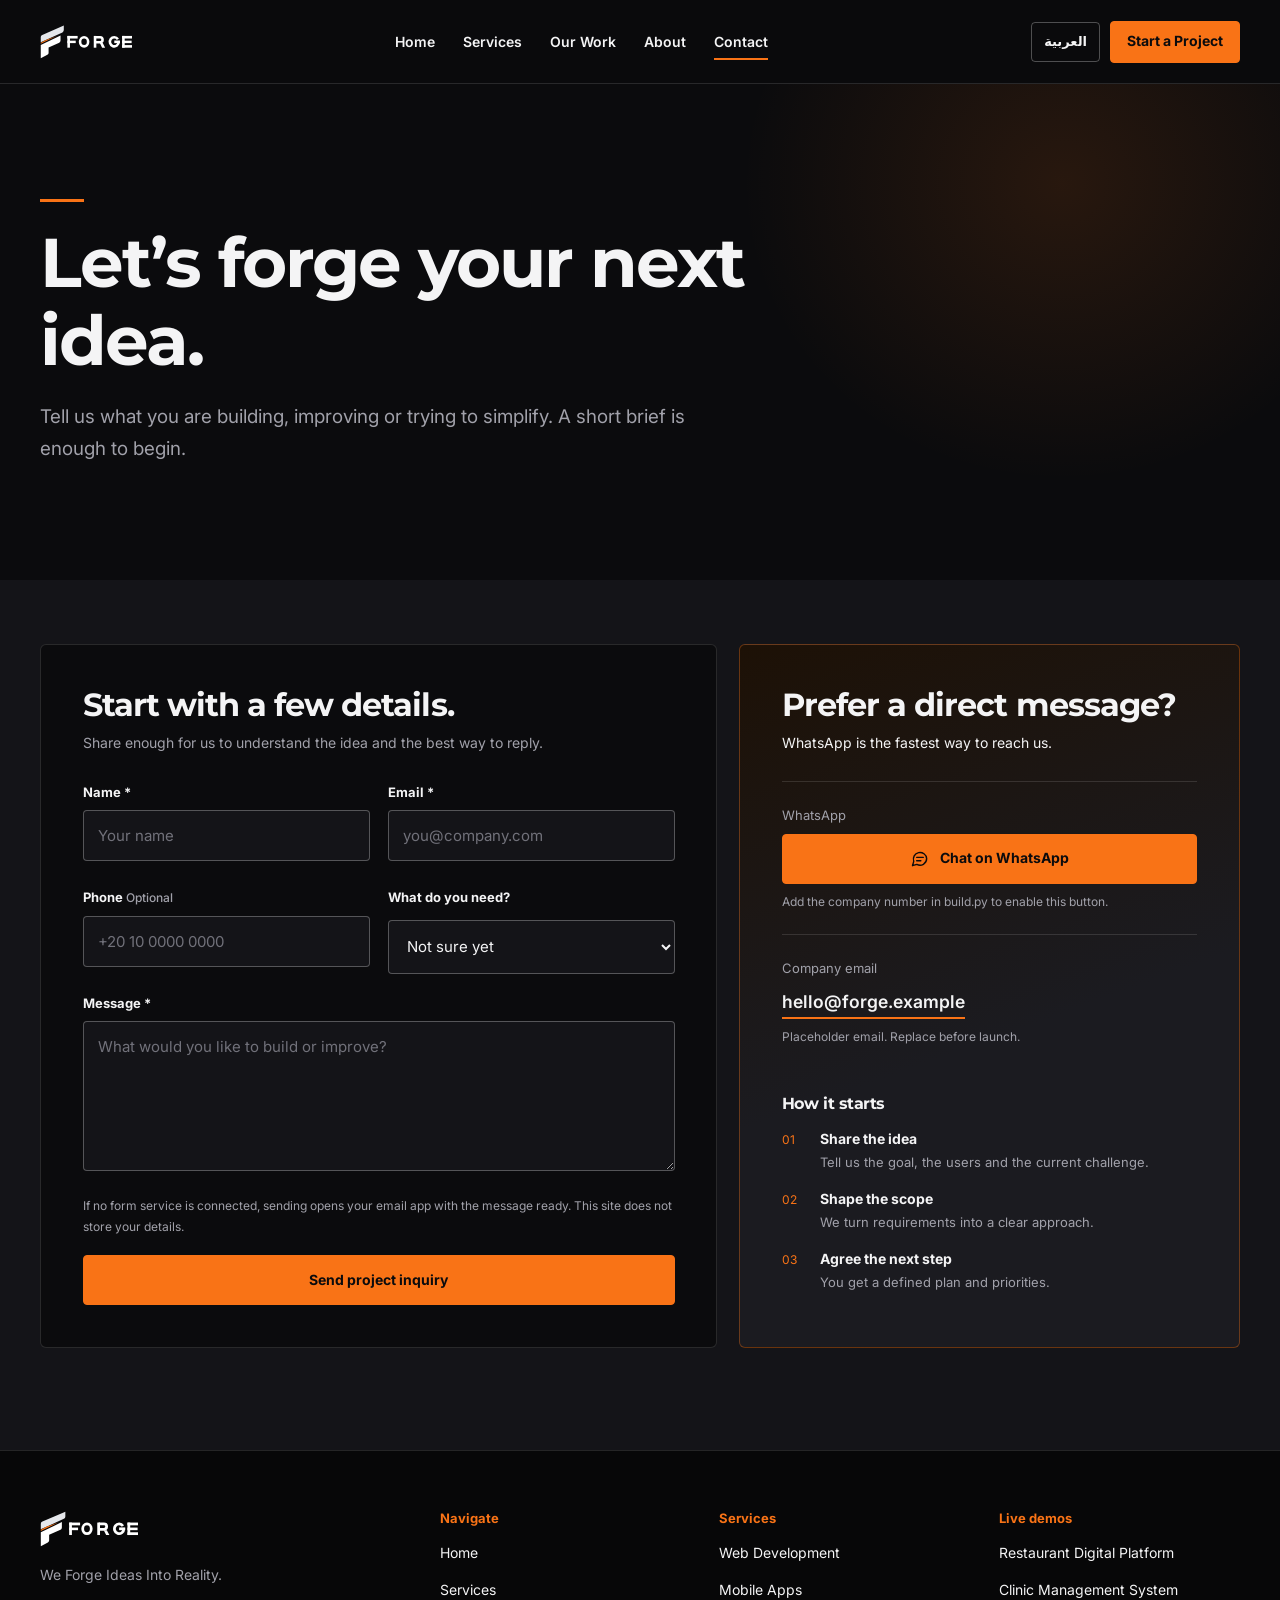
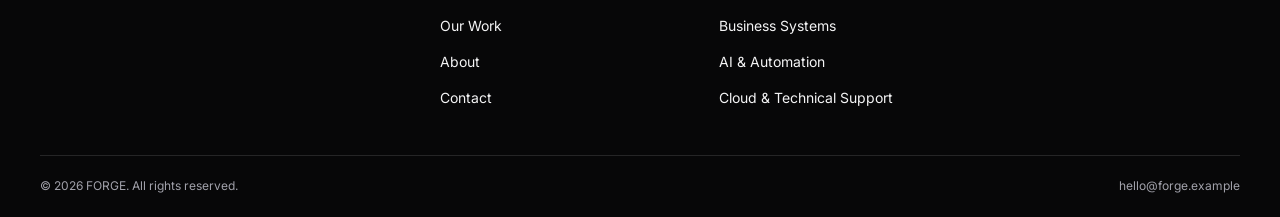
<file: site/contact/index.html>
<!DOCTYPE html>
<html lang="en" dir="ltr">
<head>
<meta charset="utf-8">
<meta name="viewport" content="width=device-width, initial-scale=1, viewport-fit=cover">
<title>Contact FORGE — Start a Software Project</title>
<meta name="description" content="Tell FORGE about your website, app, business system or automation project. WhatsApp or email.">
<link rel="canonical" href="https://forge.example/contact/">
<link rel="alternate" hreflang="en" href="https://forge.example/contact/">
<link rel="alternate" hreflang="ar" href="https://forge.example/ar/contact/">
<link rel="alternate" hreflang="x-default" href="https://forge.example/contact/">
<meta property="og:type" content="website"><meta property="og:site_name" content="FORGE">
<meta property="og:title" content="Contact FORGE — Start a Software Project"><meta property="og:description" content="Tell FORGE about your website, app, business system or automation project. WhatsApp or email.">
<meta property="og:url" content="https://forge.example/contact/"><meta property="og:locale" content="en_US">
<meta property="og:image" content="https://forge.example/assets/img/og-image.png"><meta property="og:image:width" content="1200"><meta property="og:image:height" content="630">
<meta name="twitter:card" content="summary_large_image">
<meta name="theme-color" content="#0B0B0D"><meta name="color-scheme" content="dark">
<link rel="icon" href="../assets/img/favicon.svg" type="image/svg+xml">
<link rel="apple-touch-icon" href="../assets/img/apple-touch-icon.png">
<link rel="preconnect" href="https://fonts.googleapis.com"><link rel="preconnect" href="https://fonts.gstatic.com" crossorigin>
<link href="https://fonts.googleapis.com/css2?family=Cairo:wght@400;600;700&family=Inter:wght@400;500;600;700&family=Montserrat:wght@600;700;800&display=swap" rel="stylesheet">
<link rel="stylesheet" href="../assets/css/site.css">

</head><body>
<a class="skip" href="#main">Skip to main content</a>
<svg width="0" height="0" style="position:absolute" aria-hidden="true"><defs>
<symbol id="i-web" viewBox="0 0 24 24"><path d="m8 8-4 4 4 4M16 8l4 4-4 4M14 4l-4 16"/></symbol>
<symbol id="i-mobile" viewBox="0 0 24 24"><rect x="6" y="2" width="12" height="20" rx="2"/><path d="M10 5h4M11 19h2"/></symbol>
<symbol id="i-systems" viewBox="0 0 24 24"><rect x="3" y="3" width="7" height="7"/><rect x="14" y="3" width="7" height="7"/><rect x="8.5" y="14" width="7" height="7"/><path d="M6.5 10v2h11v-2M12 12v2"/></symbol>
<symbol id="i-ai" viewBox="0 0 24 24"><circle cx="12" cy="12" r="3"/><circle cx="4" cy="5" r="2"/><circle cx="20" cy="5" r="2"/><circle cx="4" cy="19" r="2"/><circle cx="20" cy="19" r="2"/><path d="m5.5 6.3 4 3.5M18.5 6.3l-4 3.5M5.5 17.7l4-3.5M18.5 17.7l-4-3.5"/></symbol>
<symbol id="i-cloud" viewBox="0 0 24 24"><path d="M7 18h10a4 4 0 0 0 .6-8A6 6 0 0 0 6 8.5 4.8 4.8 0 0 0 7 18Z"/><path d="m9 14 3-3 3 3M12 11v7"/></symbol>
<symbol id="i-check" viewBox="0 0 24 24"><path d="m5 12 4 4L19 6"/></symbol>
<symbol id="i-info" viewBox="0 0 24 24"><circle cx="12" cy="12" r="9"/><path d="M12 11v6M12 7h.01"/></symbol>
<symbol id="i-arrow" viewBox="0 0 24 24"><path d="M5 12h14M13 6l6 6-6 6"/></symbol>
<symbol id="i-chat" viewBox="0 0 24 24"><path d="M20 11.5a8 8 0 0 1-11.8 7L3 20l1.5-5.1A8 8 0 1 1 20 11.5Z"/><path d="M8 10h8M8 14h5"/></symbol>
</defs></svg>
<header class="site-header"><div class="container header-inner">
<a class="brand" href="../" aria-label="FORGE"><img src="../assets/img/logo-white.svg" alt="FORGE" width="132" height="34"></a>
<nav class="nav" aria-label="Main"><a href="../">Home</a><a href="../services/">Services</a><a href="../work/">Our Work</a><a href="../about/">About</a><a href="../contact/" aria-current="page">Contact</a></nav>
<div class="header-actions">
<a class="lang" href="../ar/contact/" hreflang="ar" lang="ar" aria-label="التبديل إلى العربية">العربية</a>
<a class="btn btn-primary header-cta" href="../contact/">Start a Project</a>
<button class="menu-btn" id="menu-btn" type="button" aria-expanded="false" aria-controls="mobile-menu"><span class="sr-only" id="menu-label">Open menu</span><span class="menu-lines" aria-hidden="true"></span></button>
</div></div>
<div class="mobile-menu" id="mobile-menu" hidden><nav class="container" aria-label="Mobile"><a href="../">Home</a><a href="../services/">Services</a><a href="../work/">Our Work</a><a href="../about/">About</a><a href="../contact/" aria-current="page">Contact</a><a class="btn btn-primary" href="../contact/">Start a Project</a></nav></div>
</header>
<main id="main"><section class="page-hero"><div class="container"><span class="rule"></span><h1>Let’s forge your next idea.</h1><p class="lead">Tell us what you are building, improving or trying to simplify. A short brief is enough to begin.</p></div></section>
<section class="section tint" style="padding-block-start:clamp(2.5rem,5vw,4rem)"><div class="container contact-grid">
<div class="panel"><h2>Start with a few details.</h2><p class="muted" style="margin-block-start:8px;font-size:14px">Share enough for us to understand the idea and the best way to reply.</p>
<form class="form" id="contact-form" novalidate>
<div class="row2">
<div class="field"><label for="f-name">Name *</label><input id="f-name" name="name" autocomplete="name" required placeholder="Your name" aria-describedby="f-name-err"><span class="err" id="f-name-err"></span></div>
<div class="field"><label for="f-email">Email *</label><input class="ltr" id="f-email" name="email" type="email" autocomplete="email" required placeholder="you@company.com" aria-describedby="f-email-err"><span class="err" id="f-email-err"></span></div></div>
<div class="row2">
<div class="field"><label for="f-phone">Phone <span class="opt">Optional</span></label><input class="ltr" id="f-phone" name="phone" type="tel" inputmode="tel" autocomplete="tel" placeholder="+20 10 0000 0000" aria-describedby="f-phone-err"><span class="err" id="f-phone-err"></span></div>
<div class="field"><label for="f-service">What do you need?</label><select id="f-service" name="service"><option value="">Not sure yet</option><option value="web">Web Development</option><option value="mobile">Mobile Apps</option><option value="systems">Business Systems</option><option value="ai">AI &amp; Automation</option><option value="cloud">Cloud &amp; Technical Support</option></select></div></div>
<div class="field"><label for="f-message">Message *</label><textarea id="f-message" name="message" required placeholder="What would you like to build or improve?" aria-describedby="f-message-err"></textarea><span class="err" id="f-message-err"></span></div>
<p class="small">If no form service is connected, sending opens your email app with the message ready. This site does not store your details.</p><div class="status" id="form-status" role="status" aria-live="polite"></div>
<button class="btn btn-primary" type="submit">Send project inquiry</button></form></div>
<aside class="panel dark on-dark"><h2>Prefer a direct message?</h2><p style="margin-block-start:8px;color:var(--muted-dark);font-size:14px">WhatsApp is the fastest way to reach us.</p>
<div class="direct"><div><span class="lbl">WhatsApp</span><a class="btn wa" href="#" data-whatsapp><svg class="icon" aria-hidden="true"><use href="#i-chat"/></svg><span>Chat on WhatsApp</span></a><span class="note">Add the company number in build.py to enable this button.</span></div>
<div><span class="lbl">Company email</span><a class="mail" href="mailto:hello@forge.example">hello@forge.example</a><span class="note">Placeholder email. Replace before launch.</span></div></div>
<div class="next"><h3>How it starts</h3><ol><li><span>01</span><div><strong>Share the idea</strong><p>Tell us the goal, the users and the current challenge.</p></div></li><li><span>02</span><div><strong>Shape the scope</strong><p>We turn requirements into a clear approach.</p></div></li><li><span>03</span><div><strong>Agree the next step</strong><p>You get a defined plan and priorities.</p></div></li></ol></div></aside></div></section></main>
<footer class="site-footer"><div class="container">
<div class="footer-grid">
<div><a class="brand" href="../" aria-label="FORGE"><img src="../assets/img/logo-white.svg" alt="FORGE" width="136" height="36"></a><p class="tag-line">We Forge Ideas Into Reality.</p></div>
<div><h2>Navigate</h2><ul><li><a href="../">Home</a></li><li><a href="../services/">Services</a></li><li><a href="../work/">Our Work</a></li><li><a href="../about/">About</a></li><li><a href="../contact/">Contact</a></li></ul></div>
<div><h2>Services</h2><ul><li><a href="../services/#web">Web Development</a></li><li><a href="../services/#mobile">Mobile Apps</a></li><li><a href="../services/#systems">Business Systems</a></li><li><a href="../services/#ai">AI &amp; Automation</a></li><li><a href="../services/#cloud">Cloud &amp; Technical Support</a></li></ul></div>
<div><h2>Live demos</h2><ul><li><a href="../demos/restaurant/">Restaurant Digital Platform</a></li><li><a href="../demos/clinic/">Clinic Management System</a></li></ul></div>
</div>
<div class="footer-bottom"><span>© 2026 FORGE. All rights reserved.</span><span dir="ltr">hello@forge.example</span></div>
</div></footer>
<div class="toast" id="toast" role="status" aria-live="polite"></div>
<script>window.FORGE_CONFIG={"email": "hello@forge.example", "whatsapp": "", "formEndpoint": ""};window.FORGE_STRINGS={"menuOpen": "Open menu", "menuClose": "Close menu", "waText": "Hello FORGE, I would like to discuss a software project.", "waMissing": "WhatsApp needs the company number. Please use the form or email for now.", "errName": "Please enter your name.", "errEmail": "Please enter a valid email address.", "errPhone": "Please enter a valid phone number or leave it empty.", "errMessage": "Please write at least 10 characters.", "errSummary": "Please check the highlighted fields.", "sent": "Thank you. Your inquiry was sent and we will reply soon.", "sendFailed": "Sending failed. Please try WhatsApp or email instead.", "mailReady": "Your email app should open with the message ready. Review it there, then send.", "subject": "FORGE project inquiry from {name}", "bName": "Name", "bEmail": "Email", "bPhone": "Phone", "bService": "Service", "bMessage": "Message", "prefill": {"web": "I would like to discuss a website or web platform for my business.", "mobile": "I would like to discuss a mobile app: the idea, the users and the main workflow.", "systems": "I would like to simplify our current workflows with a custom business system.", "ai": "I would like to explore automating a repetitive task or workflow in our business.", "cloud": "I need cloud setup or technical support for an existing software product.", "restaurant": "I run a restaurant or café and I am interested in something like your Restaurant Digital Platform.", "clinic": "I run a clinic and I am interested in something like your Clinic Management System."}};</script>
<script src="../assets/js/site.js" defer></script>
</body></html>
</file>
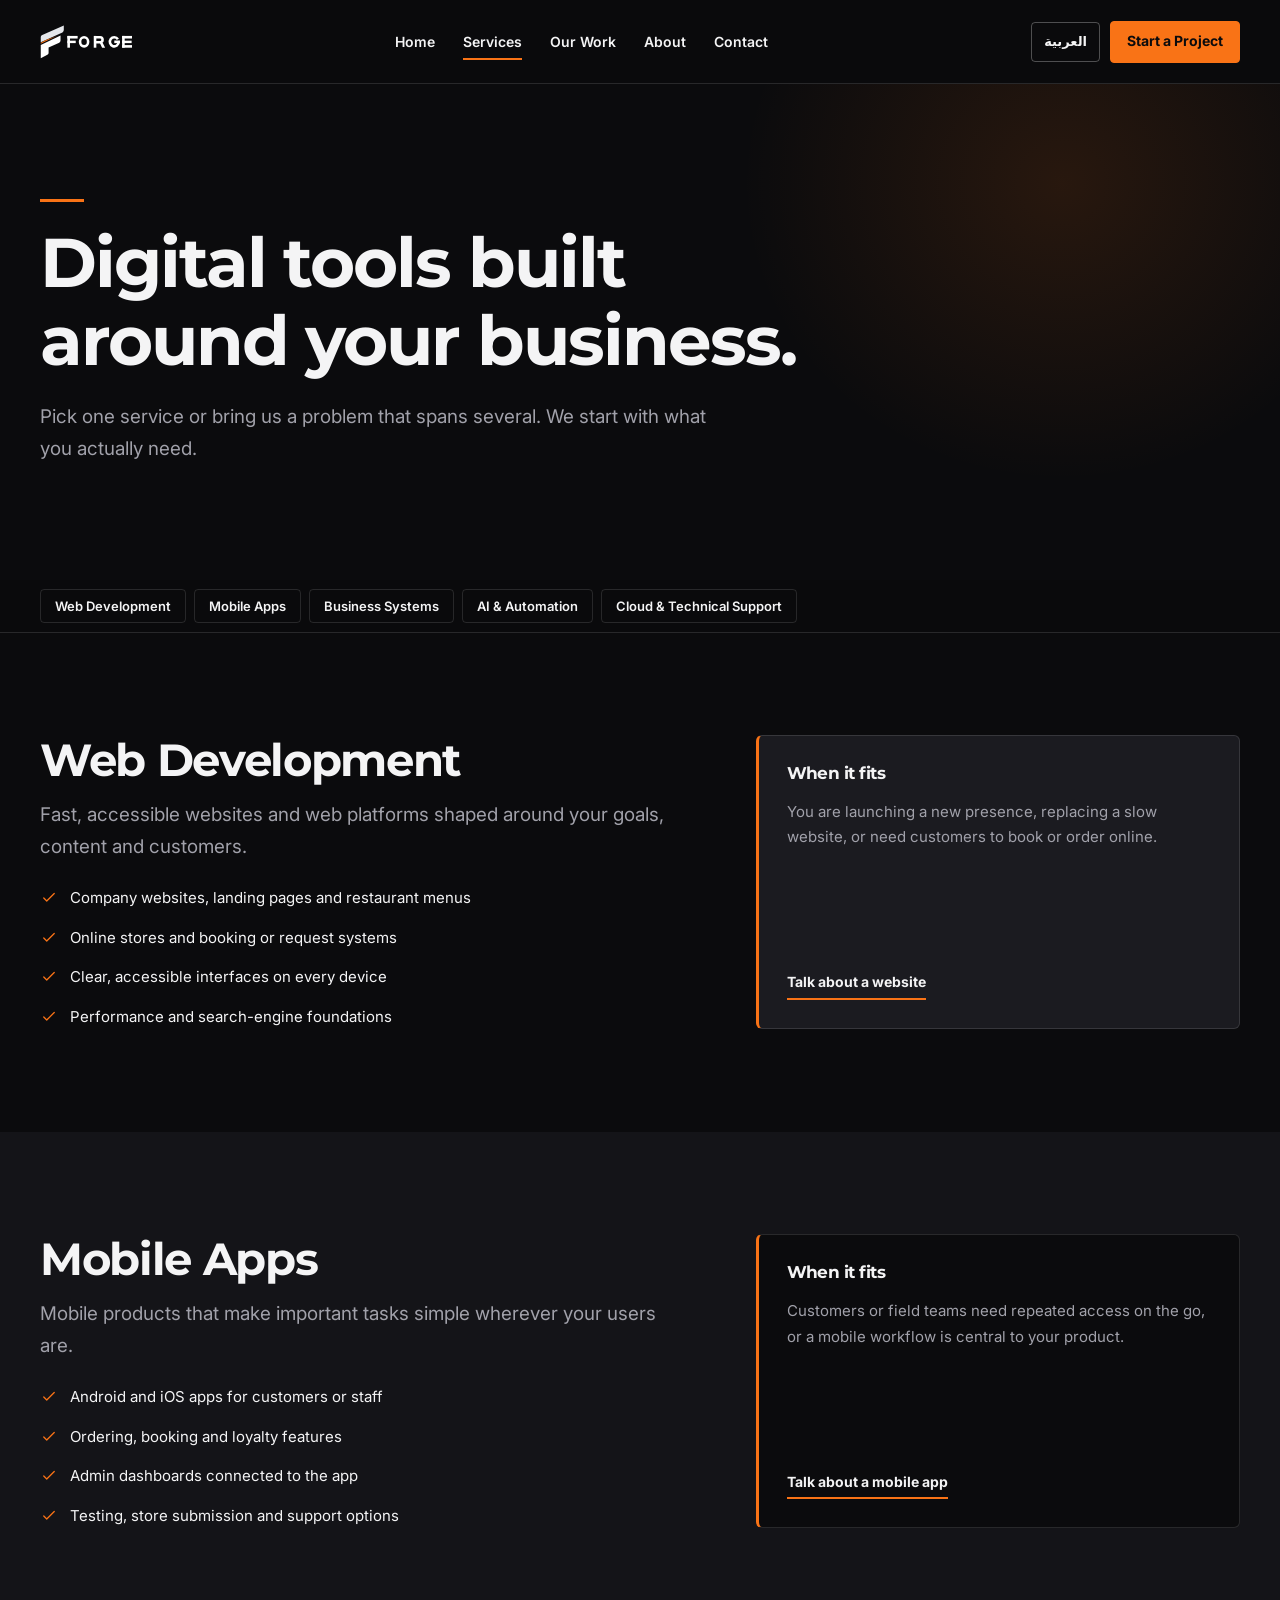
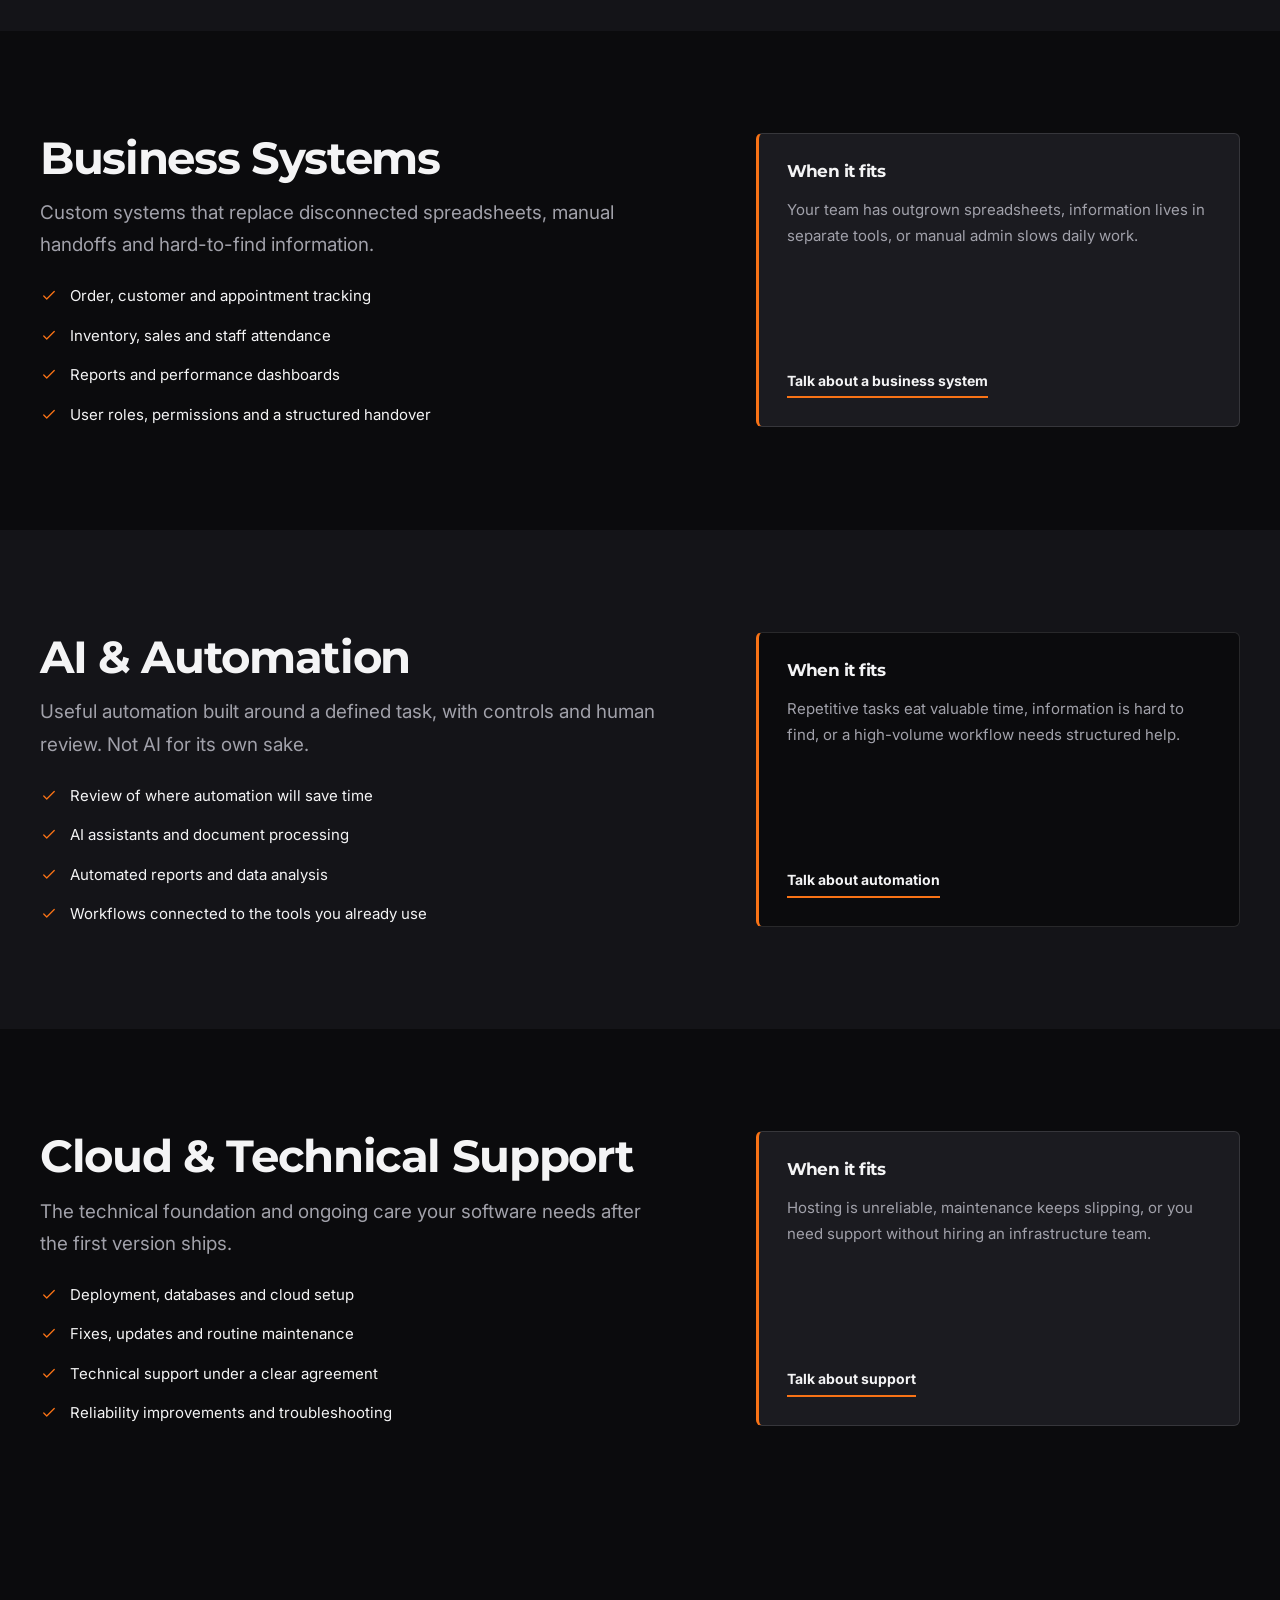
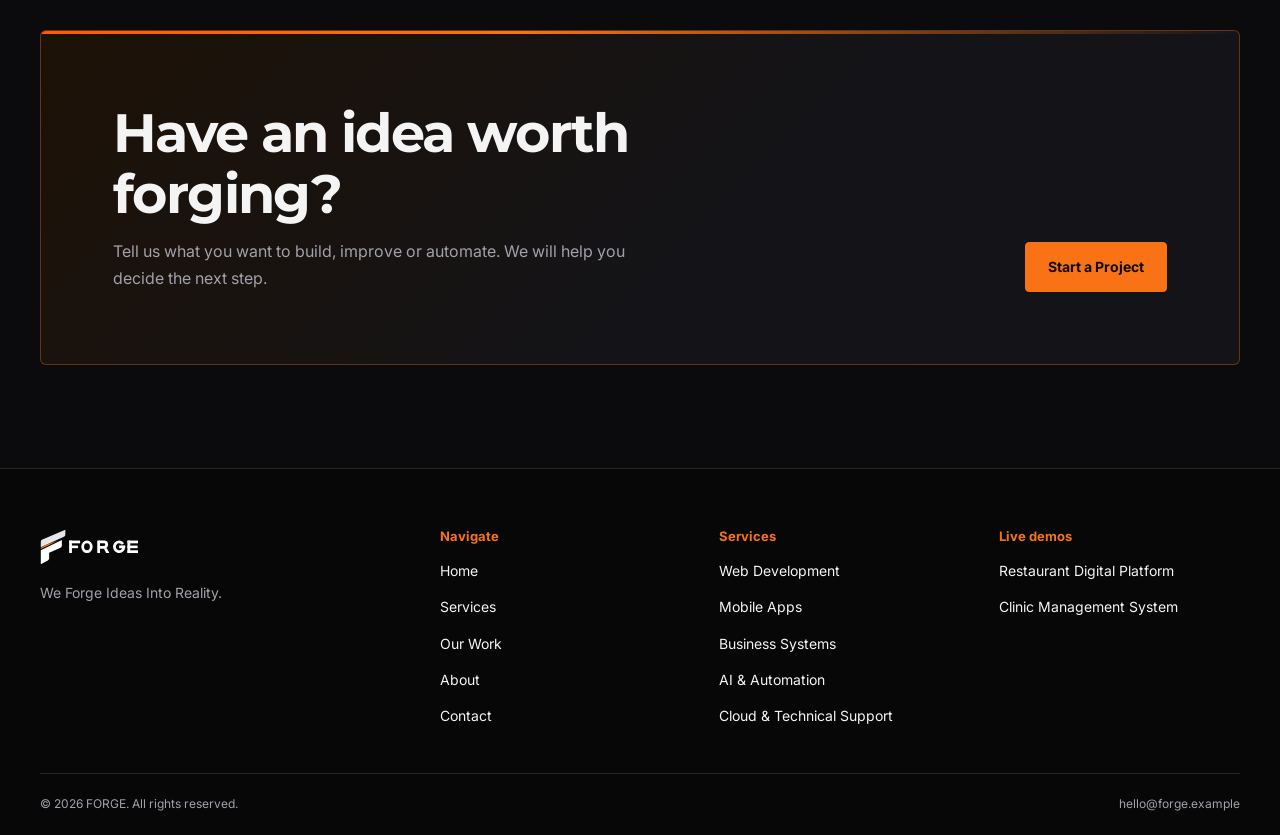
<file: site/services/index.html>
<!DOCTYPE html>
<html lang="en" dir="ltr">
<head>
<meta charset="utf-8">
<meta name="viewport" content="width=device-width, initial-scale=1, viewport-fit=cover">
<title>Services — Web, Mobile, Business Systems &amp; AI | FORGE</title>
<meta name="description" content="Web development, mobile apps, business systems, AI and automation, cloud setup and technical support from FORGE.">
<link rel="canonical" href="https://forge.example/services/">
<link rel="alternate" hreflang="en" href="https://forge.example/services/">
<link rel="alternate" hreflang="ar" href="https://forge.example/ar/services/">
<link rel="alternate" hreflang="x-default" href="https://forge.example/services/">
<meta property="og:type" content="website"><meta property="og:site_name" content="FORGE">
<meta property="og:title" content="Services — Web, Mobile, Business Systems &amp; AI | FORGE"><meta property="og:description" content="Web development, mobile apps, business systems, AI and automation, cloud setup and technical support from FORGE.">
<meta property="og:url" content="https://forge.example/services/"><meta property="og:locale" content="en_US">
<meta property="og:image" content="https://forge.example/assets/img/og-image.png"><meta property="og:image:width" content="1200"><meta property="og:image:height" content="630">
<meta name="twitter:card" content="summary_large_image">
<meta name="theme-color" content="#0B0B0D"><meta name="color-scheme" content="dark">
<link rel="icon" href="../assets/img/favicon.svg" type="image/svg+xml">
<link rel="apple-touch-icon" href="../assets/img/apple-touch-icon.png">
<link rel="preconnect" href="https://fonts.googleapis.com"><link rel="preconnect" href="https://fonts.gstatic.com" crossorigin>
<link href="https://fonts.googleapis.com/css2?family=Cairo:wght@400;600;700&family=Inter:wght@400;500;600;700&family=Montserrat:wght@600;700;800&display=swap" rel="stylesheet">
<link rel="stylesheet" href="../assets/css/site.css">

</head><body>
<a class="skip" href="#main">Skip to main content</a>
<svg width="0" height="0" style="position:absolute" aria-hidden="true"><defs>
<symbol id="i-web" viewBox="0 0 24 24"><path d="m8 8-4 4 4 4M16 8l4 4-4 4M14 4l-4 16"/></symbol>
<symbol id="i-mobile" viewBox="0 0 24 24"><rect x="6" y="2" width="12" height="20" rx="2"/><path d="M10 5h4M11 19h2"/></symbol>
<symbol id="i-systems" viewBox="0 0 24 24"><rect x="3" y="3" width="7" height="7"/><rect x="14" y="3" width="7" height="7"/><rect x="8.5" y="14" width="7" height="7"/><path d="M6.5 10v2h11v-2M12 12v2"/></symbol>
<symbol id="i-ai" viewBox="0 0 24 24"><circle cx="12" cy="12" r="3"/><circle cx="4" cy="5" r="2"/><circle cx="20" cy="5" r="2"/><circle cx="4" cy="19" r="2"/><circle cx="20" cy="19" r="2"/><path d="m5.5 6.3 4 3.5M18.5 6.3l-4 3.5M5.5 17.7l4-3.5M18.5 17.7l-4-3.5"/></symbol>
<symbol id="i-cloud" viewBox="0 0 24 24"><path d="M7 18h10a4 4 0 0 0 .6-8A6 6 0 0 0 6 8.5 4.8 4.8 0 0 0 7 18Z"/><path d="m9 14 3-3 3 3M12 11v7"/></symbol>
<symbol id="i-check" viewBox="0 0 24 24"><path d="m5 12 4 4L19 6"/></symbol>
<symbol id="i-info" viewBox="0 0 24 24"><circle cx="12" cy="12" r="9"/><path d="M12 11v6M12 7h.01"/></symbol>
<symbol id="i-arrow" viewBox="0 0 24 24"><path d="M5 12h14M13 6l6 6-6 6"/></symbol>
<symbol id="i-chat" viewBox="0 0 24 24"><path d="M20 11.5a8 8 0 0 1-11.8 7L3 20l1.5-5.1A8 8 0 1 1 20 11.5Z"/><path d="M8 10h8M8 14h5"/></symbol>
</defs></svg>
<header class="site-header"><div class="container header-inner">
<a class="brand" href="../" aria-label="FORGE"><img src="../assets/img/logo-white.svg" alt="FORGE" width="132" height="34"></a>
<nav class="nav" aria-label="Main"><a href="../">Home</a><a href="../services/" aria-current="page">Services</a><a href="../work/">Our Work</a><a href="../about/">About</a><a href="../contact/">Contact</a></nav>
<div class="header-actions">
<a class="lang" href="../ar/services/" hreflang="ar" lang="ar" aria-label="التبديل إلى العربية">العربية</a>
<a class="btn btn-primary header-cta" href="../contact/">Start a Project</a>
<button class="menu-btn" id="menu-btn" type="button" aria-expanded="false" aria-controls="mobile-menu"><span class="sr-only" id="menu-label">Open menu</span><span class="menu-lines" aria-hidden="true"></span></button>
</div></div>
<div class="mobile-menu" id="mobile-menu" hidden><nav class="container" aria-label="Mobile"><a href="../">Home</a><a href="../services/" aria-current="page">Services</a><a href="../work/">Our Work</a><a href="../about/">About</a><a href="../contact/">Contact</a><a class="btn btn-primary" href="../contact/">Start a Project</a></nav></div>
</header>
<main id="main"><section class="page-hero"><div class="container"><span class="rule"></span><h1>Digital tools built around your business.</h1><p class="lead">Pick one service or bring us a problem that spans several. We start with what you actually need.</p></div></section>
<nav class="jump" aria-label="Services index"><div class="container"><ul><li><a href="#web">Web Development</a></li><li><a href="#mobile">Mobile Apps</a></li><li><a href="#systems">Business Systems</a></li><li><a href="#ai">AI &amp; Automation</a></li><li><a href="#cloud">Cloud &amp; Technical Support</a></li></ul></div></nav>
<section class="section" id="web" aria-labelledby="web-t"><div class="container svc">
<div><h2 id="web-t">Web Development</h2><p class="lead summary">Fast, accessible websites and web platforms shaped around your goals, content and customers.</p><h3 class="sr-only">What you get</h3><ul class="checks"><li><svg class="icon" aria-hidden="true"><use href="#i-check"/></svg><span>Company websites, landing pages and restaurant menus</span></li><li><svg class="icon" aria-hidden="true"><use href="#i-check"/></svg><span>Online stores and booking or request systems</span></li><li><svg class="icon" aria-hidden="true"><use href="#i-check"/></svg><span>Clear, accessible interfaces on every device</span></li><li><svg class="icon" aria-hidden="true"><use href="#i-check"/></svg><span>Performance and search-engine foundations</span></li></ul></div>
<aside class="fit"><h3>When it fits</h3><p>You are launching a new presence, replacing a slow website, or need customers to book or order online.</p><a class="link" href="../contact/?service=web">Talk about a website</a></aside></div></section><section class="section tint" id="mobile" aria-labelledby="mobile-t"><div class="container svc">
<div><h2 id="mobile-t">Mobile Apps</h2><p class="lead summary">Mobile products that make important tasks simple wherever your users are.</p><h3 class="sr-only">What you get</h3><ul class="checks"><li><svg class="icon" aria-hidden="true"><use href="#i-check"/></svg><span>Android and iOS apps for customers or staff</span></li><li><svg class="icon" aria-hidden="true"><use href="#i-check"/></svg><span>Ordering, booking and loyalty features</span></li><li><svg class="icon" aria-hidden="true"><use href="#i-check"/></svg><span>Admin dashboards connected to the app</span></li><li><svg class="icon" aria-hidden="true"><use href="#i-check"/></svg><span>Testing, store submission and support options</span></li></ul></div>
<aside class="fit"><h3>When it fits</h3><p>Customers or field teams need repeated access on the go, or a mobile workflow is central to your product.</p><a class="link" href="../contact/?service=mobile">Talk about a mobile app</a></aside></div></section><section class="section" id="systems" aria-labelledby="systems-t"><div class="container svc">
<div><h2 id="systems-t">Business Systems</h2><p class="lead summary">Custom systems that replace disconnected spreadsheets, manual handoffs and hard-to-find information.</p><h3 class="sr-only">What you get</h3><ul class="checks"><li><svg class="icon" aria-hidden="true"><use href="#i-check"/></svg><span>Order, customer and appointment tracking</span></li><li><svg class="icon" aria-hidden="true"><use href="#i-check"/></svg><span>Inventory, sales and staff attendance</span></li><li><svg class="icon" aria-hidden="true"><use href="#i-check"/></svg><span>Reports and performance dashboards</span></li><li><svg class="icon" aria-hidden="true"><use href="#i-check"/></svg><span>User roles, permissions and a structured handover</span></li></ul></div>
<aside class="fit"><h3>When it fits</h3><p>Your team has outgrown spreadsheets, information lives in separate tools, or manual admin slows daily work.</p><a class="link" href="../contact/?service=systems">Talk about a business system</a></aside></div></section><section class="section tint" id="ai" aria-labelledby="ai-t"><div class="container svc">
<div><h2 id="ai-t">AI &amp; Automation</h2><p class="lead summary">Useful automation built around a defined task, with controls and human review. Not AI for its own sake.</p><h3 class="sr-only">What you get</h3><ul class="checks"><li><svg class="icon" aria-hidden="true"><use href="#i-check"/></svg><span>Review of where automation will save time</span></li><li><svg class="icon" aria-hidden="true"><use href="#i-check"/></svg><span>AI assistants and document processing</span></li><li><svg class="icon" aria-hidden="true"><use href="#i-check"/></svg><span>Automated reports and data analysis</span></li><li><svg class="icon" aria-hidden="true"><use href="#i-check"/></svg><span>Workflows connected to the tools you already use</span></li></ul></div>
<aside class="fit"><h3>When it fits</h3><p>Repetitive tasks eat valuable time, information is hard to find, or a high-volume workflow needs structured help.</p><a class="link" href="../contact/?service=ai">Talk about automation</a></aside></div></section><section class="section" id="cloud" aria-labelledby="cloud-t"><div class="container svc">
<div><h2 id="cloud-t">Cloud &amp; Technical Support</h2><p class="lead summary">The technical foundation and ongoing care your software needs after the first version ships.</p><h3 class="sr-only">What you get</h3><ul class="checks"><li><svg class="icon" aria-hidden="true"><use href="#i-check"/></svg><span>Deployment, databases and cloud setup</span></li><li><svg class="icon" aria-hidden="true"><use href="#i-check"/></svg><span>Fixes, updates and routine maintenance</span></li><li><svg class="icon" aria-hidden="true"><use href="#i-check"/></svg><span>Technical support under a clear agreement</span></li><li><svg class="icon" aria-hidden="true"><use href="#i-check"/></svg><span>Reliability improvements and troubleshooting</span></li></ul></div>
<aside class="fit"><h3>When it fits</h3><p>Hosting is unreliable, maintenance keeps slipping, or you need support without hiring an infrastructure team.</p><a class="link" href="../contact/?service=cloud">Talk about support</a></aside></div></section>
<div style="height:var(--space)" aria-hidden="true"></div>
<section class="cta-wrap"><div class="container"><div class="cta">
<div><h2>Have an idea worth forging?</h2><p>Tell us what you want to build, improve or automate. We will help you decide the next step.</p></div>
<a class="btn btn-primary" href="../contact/">Start a Project</a></div></div></section></main>
<footer class="site-footer"><div class="container">
<div class="footer-grid">
<div><a class="brand" href="../" aria-label="FORGE"><img src="../assets/img/logo-white.svg" alt="FORGE" width="136" height="36"></a><p class="tag-line">We Forge Ideas Into Reality.</p></div>
<div><h2>Navigate</h2><ul><li><a href="../">Home</a></li><li><a href="../services/">Services</a></li><li><a href="../work/">Our Work</a></li><li><a href="../about/">About</a></li><li><a href="../contact/">Contact</a></li></ul></div>
<div><h2>Services</h2><ul><li><a href="../services/#web">Web Development</a></li><li><a href="../services/#mobile">Mobile Apps</a></li><li><a href="../services/#systems">Business Systems</a></li><li><a href="../services/#ai">AI &amp; Automation</a></li><li><a href="../services/#cloud">Cloud &amp; Technical Support</a></li></ul></div>
<div><h2>Live demos</h2><ul><li><a href="../demos/restaurant/">Restaurant Digital Platform</a></li><li><a href="../demos/clinic/">Clinic Management System</a></li></ul></div>
</div>
<div class="footer-bottom"><span>© 2026 FORGE. All rights reserved.</span><span dir="ltr">hello@forge.example</span></div>
</div></footer>
<div class="toast" id="toast" role="status" aria-live="polite"></div>
<script>window.FORGE_CONFIG={"email": "hello@forge.example", "whatsapp": "", "formEndpoint": ""};window.FORGE_STRINGS={"menuOpen": "Open menu", "menuClose": "Close menu", "waText": "Hello FORGE, I would like to discuss a software project.", "waMissing": "WhatsApp needs the company number. Please use the form or email for now.", "errName": "Please enter your name.", "errEmail": "Please enter a valid email address.", "errPhone": "Please enter a valid phone number or leave it empty.", "errMessage": "Please write at least 10 characters.", "errSummary": "Please check the highlighted fields.", "sent": "Thank you. Your inquiry was sent and we will reply soon.", "sendFailed": "Sending failed. Please try WhatsApp or email instead.", "mailReady": "Your email app should open with the message ready. Review it there, then send.", "subject": "FORGE project inquiry from {name}", "bName": "Name", "bEmail": "Email", "bPhone": "Phone", "bService": "Service", "bMessage": "Message", "prefill": {"web": "I would like to discuss a website or web platform for my business.", "mobile": "I would like to discuss a mobile app: the idea, the users and the main workflow.", "systems": "I would like to simplify our current workflows with a custom business system.", "ai": "I would like to explore automating a repetitive task or workflow in our business.", "cloud": "I need cloud setup or technical support for an existing software product.", "restaurant": "I run a restaurant or café and I am interested in something like your Restaurant Digital Platform.", "clinic": "I run a clinic and I am interested in something like your Clinic Management System."}};</script>
<script src="../assets/js/site.js" defer></script>
</body></html>
</file>
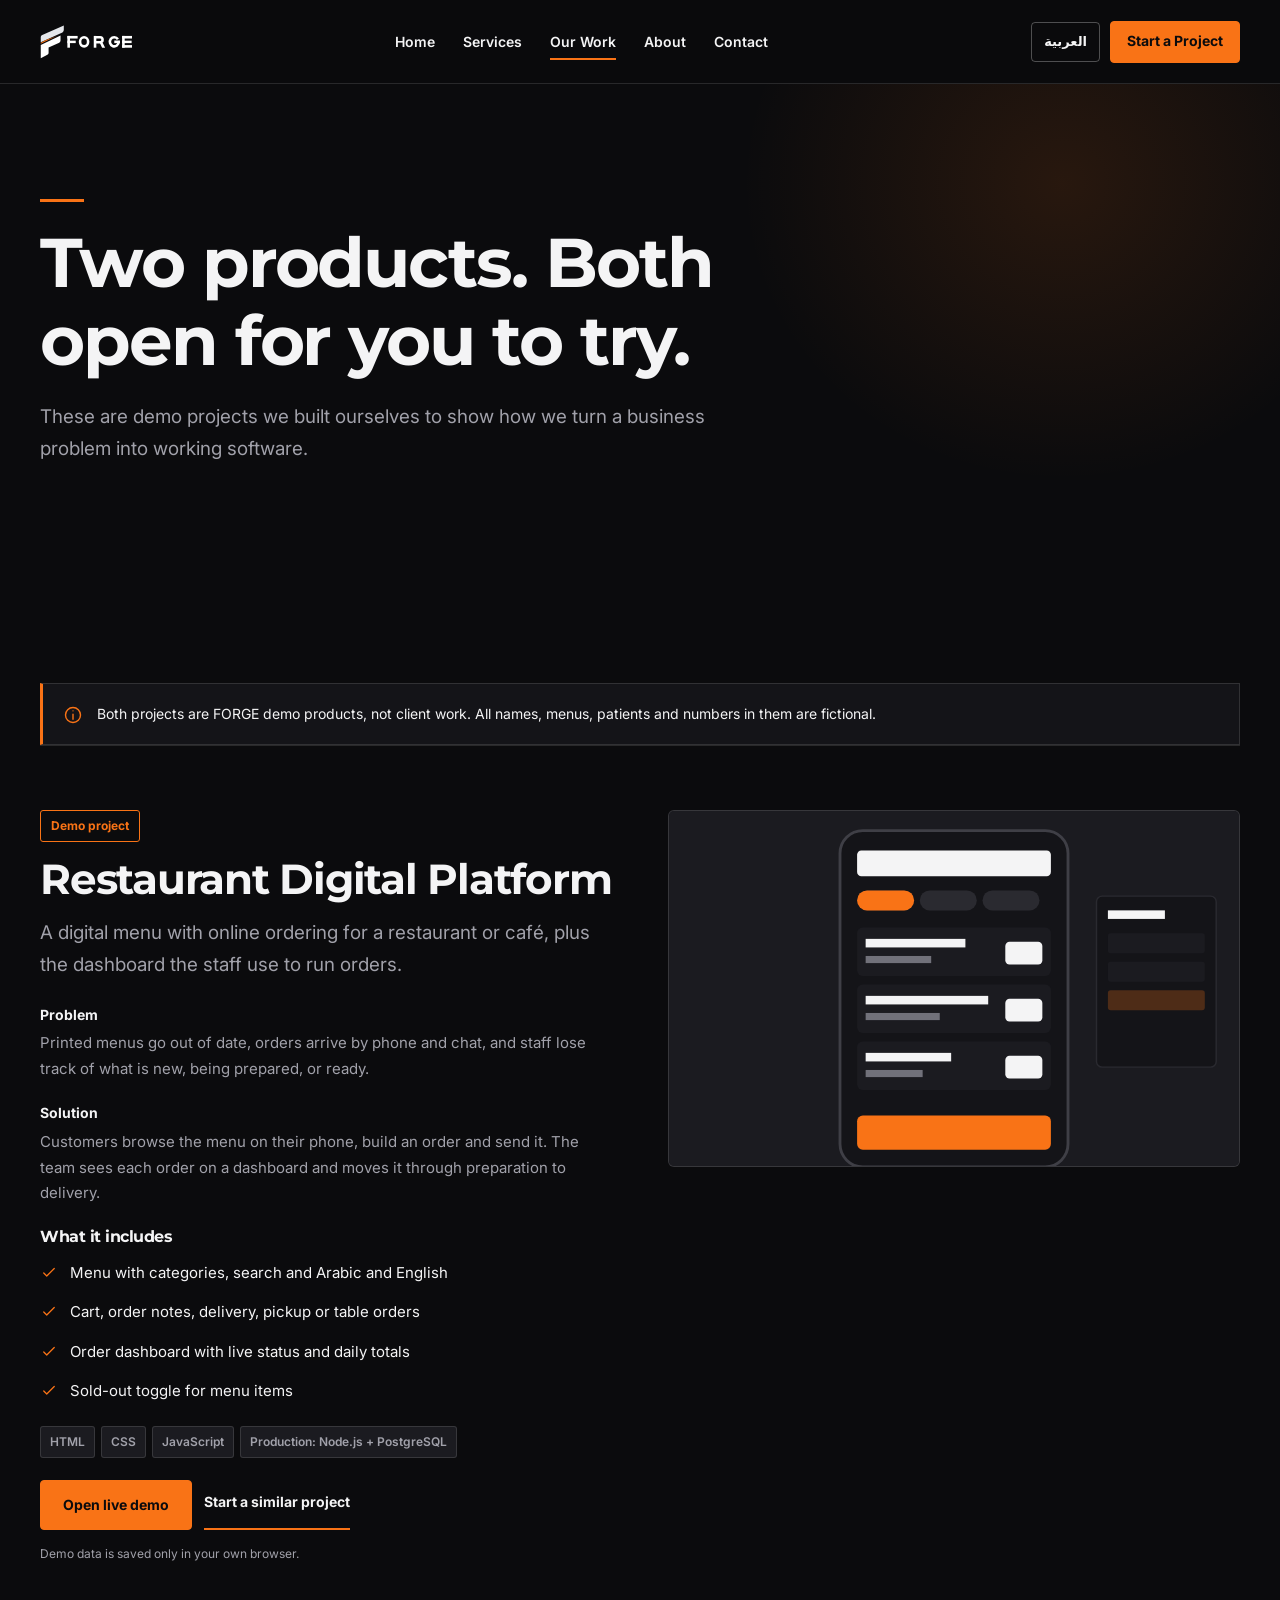
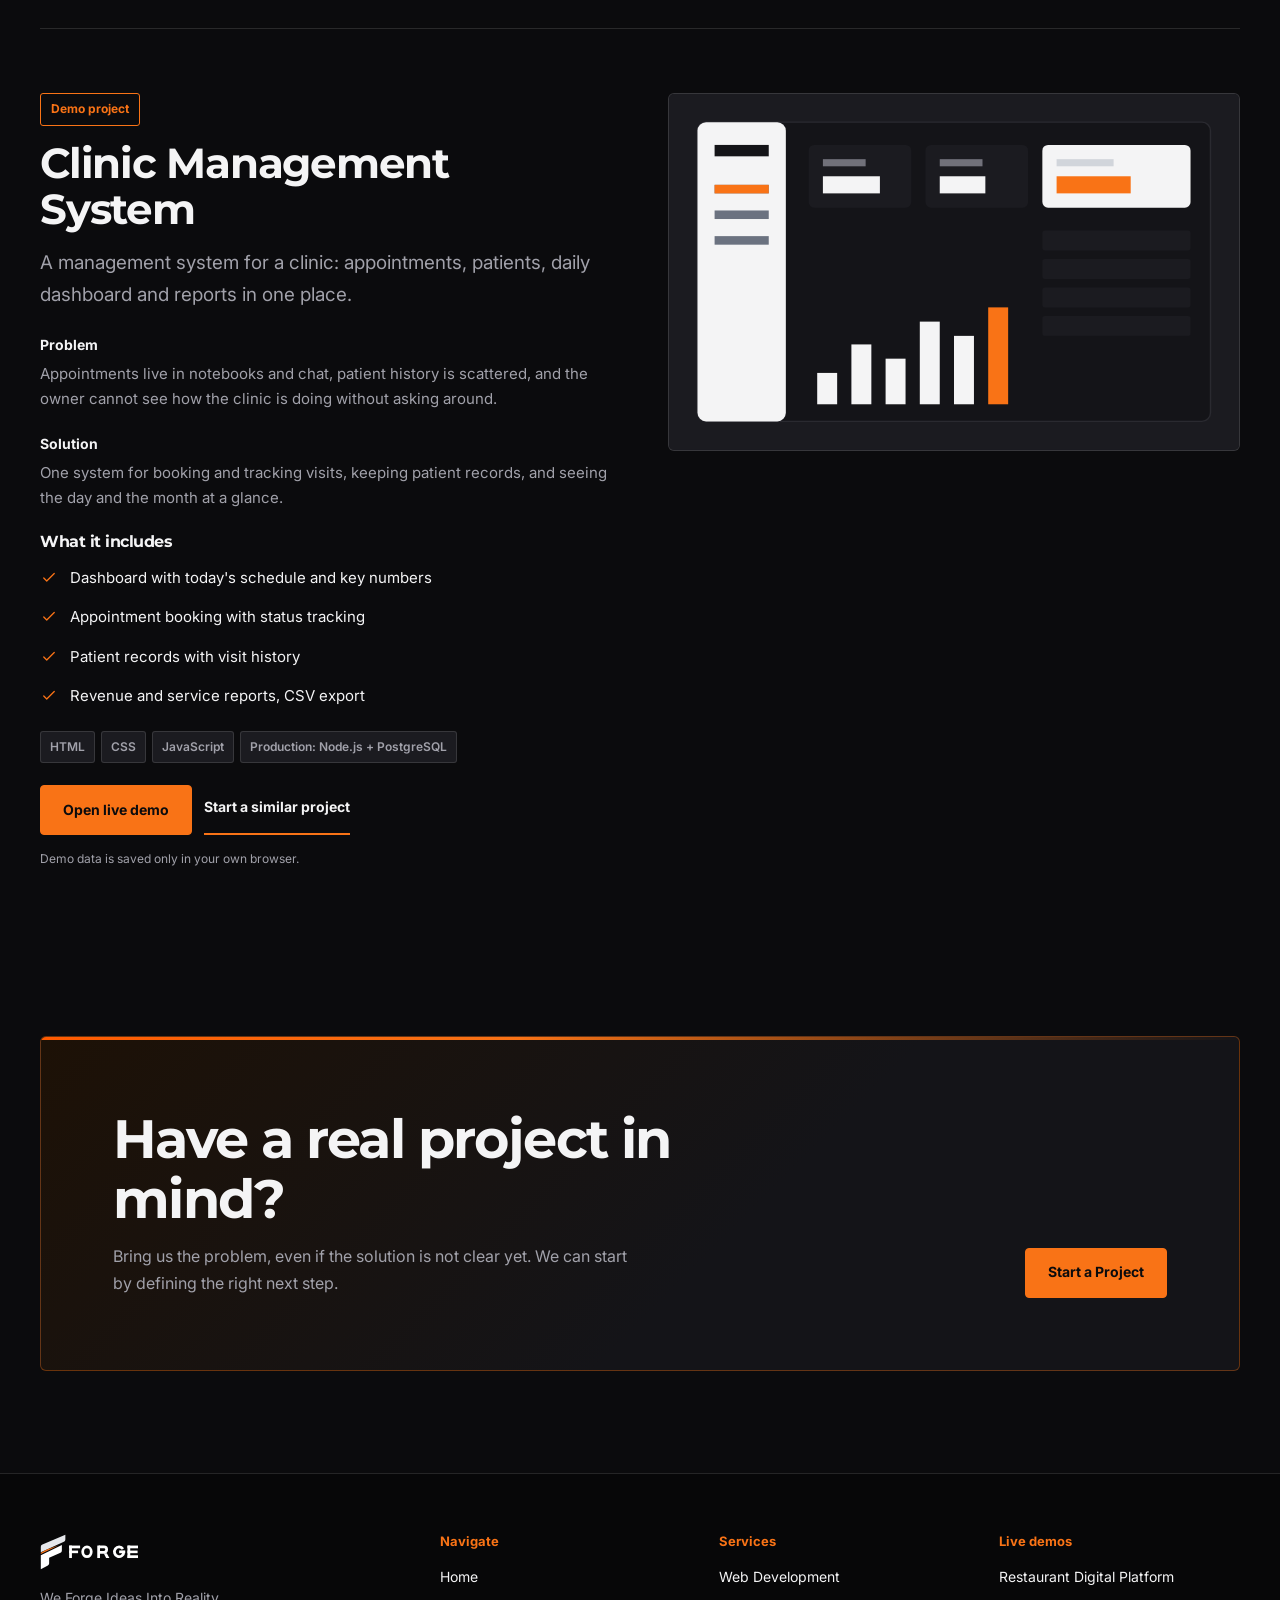
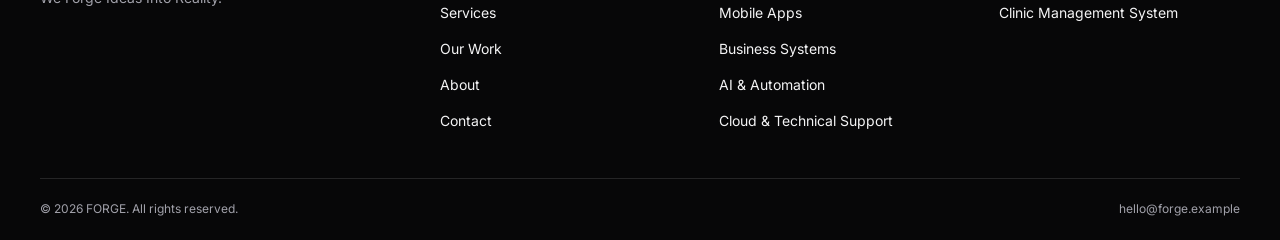
<file: site/work/index.html>
<!DOCTYPE html>
<html lang="en" dir="ltr">
<head>
<meta charset="utf-8">
<meta name="viewport" content="width=device-width, initial-scale=1, viewport-fit=cover">
<title>Our Work — Live Demo Projects | FORGE</title>
<meta name="description" content="Try two FORGE demo products: a restaurant digital platform with ordering, and a clinic management system.">
<link rel="canonical" href="https://forge.example/work/">
<link rel="alternate" hreflang="en" href="https://forge.example/work/">
<link rel="alternate" hreflang="ar" href="https://forge.example/ar/work/">
<link rel="alternate" hreflang="x-default" href="https://forge.example/work/">
<meta property="og:type" content="website"><meta property="og:site_name" content="FORGE">
<meta property="og:title" content="Our Work — Live Demo Projects | FORGE"><meta property="og:description" content="Try two FORGE demo products: a restaurant digital platform with ordering, and a clinic management system.">
<meta property="og:url" content="https://forge.example/work/"><meta property="og:locale" content="en_US">
<meta property="og:image" content="https://forge.example/assets/img/og-image.png"><meta property="og:image:width" content="1200"><meta property="og:image:height" content="630">
<meta name="twitter:card" content="summary_large_image">
<meta name="theme-color" content="#0B0B0D"><meta name="color-scheme" content="dark">
<link rel="icon" href="../assets/img/favicon.svg" type="image/svg+xml">
<link rel="apple-touch-icon" href="../assets/img/apple-touch-icon.png">
<link rel="preconnect" href="https://fonts.googleapis.com"><link rel="preconnect" href="https://fonts.gstatic.com" crossorigin>
<link href="https://fonts.googleapis.com/css2?family=Cairo:wght@400;600;700&family=Inter:wght@400;500;600;700&family=Montserrat:wght@600;700;800&display=swap" rel="stylesheet">
<link rel="stylesheet" href="../assets/css/site.css">

</head><body>
<a class="skip" href="#main">Skip to main content</a>
<svg width="0" height="0" style="position:absolute" aria-hidden="true"><defs>
<symbol id="i-web" viewBox="0 0 24 24"><path d="m8 8-4 4 4 4M16 8l4 4-4 4M14 4l-4 16"/></symbol>
<symbol id="i-mobile" viewBox="0 0 24 24"><rect x="6" y="2" width="12" height="20" rx="2"/><path d="M10 5h4M11 19h2"/></symbol>
<symbol id="i-systems" viewBox="0 0 24 24"><rect x="3" y="3" width="7" height="7"/><rect x="14" y="3" width="7" height="7"/><rect x="8.5" y="14" width="7" height="7"/><path d="M6.5 10v2h11v-2M12 12v2"/></symbol>
<symbol id="i-ai" viewBox="0 0 24 24"><circle cx="12" cy="12" r="3"/><circle cx="4" cy="5" r="2"/><circle cx="20" cy="5" r="2"/><circle cx="4" cy="19" r="2"/><circle cx="20" cy="19" r="2"/><path d="m5.5 6.3 4 3.5M18.5 6.3l-4 3.5M5.5 17.7l4-3.5M18.5 17.7l-4-3.5"/></symbol>
<symbol id="i-cloud" viewBox="0 0 24 24"><path d="M7 18h10a4 4 0 0 0 .6-8A6 6 0 0 0 6 8.5 4.8 4.8 0 0 0 7 18Z"/><path d="m9 14 3-3 3 3M12 11v7"/></symbol>
<symbol id="i-check" viewBox="0 0 24 24"><path d="m5 12 4 4L19 6"/></symbol>
<symbol id="i-info" viewBox="0 0 24 24"><circle cx="12" cy="12" r="9"/><path d="M12 11v6M12 7h.01"/></symbol>
<symbol id="i-arrow" viewBox="0 0 24 24"><path d="M5 12h14M13 6l6 6-6 6"/></symbol>
<symbol id="i-chat" viewBox="0 0 24 24"><path d="M20 11.5a8 8 0 0 1-11.8 7L3 20l1.5-5.1A8 8 0 1 1 20 11.5Z"/><path d="M8 10h8M8 14h5"/></symbol>
</defs></svg>
<header class="site-header"><div class="container header-inner">
<a class="brand" href="../" aria-label="FORGE"><img src="../assets/img/logo-white.svg" alt="FORGE" width="132" height="34"></a>
<nav class="nav" aria-label="Main"><a href="../">Home</a><a href="../services/">Services</a><a href="../work/" aria-current="page">Our Work</a><a href="../about/">About</a><a href="../contact/">Contact</a></nav>
<div class="header-actions">
<a class="lang" href="../ar/work/" hreflang="ar" lang="ar" aria-label="التبديل إلى العربية">العربية</a>
<a class="btn btn-primary header-cta" href="../contact/">Start a Project</a>
<button class="menu-btn" id="menu-btn" type="button" aria-expanded="false" aria-controls="mobile-menu"><span class="sr-only" id="menu-label">Open menu</span><span class="menu-lines" aria-hidden="true"></span></button>
</div></div>
<div class="mobile-menu" id="mobile-menu" hidden><nav class="container" aria-label="Mobile"><a href="../">Home</a><a href="../services/">Services</a><a href="../work/" aria-current="page">Our Work</a><a href="../about/">About</a><a href="../contact/">Contact</a><a class="btn btn-primary" href="../contact/">Start a Project</a></nav></div>
</header>
<main id="main"><section class="page-hero tint section" style="background:var(--light)"><div class="container"><span class="rule"></span><h1>Two products. Both open for you to try.</h1><p class="lead">These are demo projects we built ourselves to show how we turn a business problem into working software.</p></div></section>
<section class="section" style="padding-block-end:0"><div class="container"><div class="notice"><svg class="icon" aria-hidden="true"><use href="#i-info"/></svg><p>Both projects are FORGE demo products, not client work. All names, menus, patients and numbers in them are fictional.</p></div>
<article class="project" id="restaurant"><div>
<span class="badge">Demo project</span><h2>Restaurant Digital Platform</h2><p class="lead">A digital menu with online ordering for a restaurant or café, plus the dashboard the staff use to run orders.</p>
<dl><div><dt>Problem</dt><dd>Printed menus go out of date, orders arrive by phone and chat, and staff lose track of what is new, being prepared, or ready.</dd></div><div><dt>Solution</dt><dd>Customers browse the menu on their phone, build an order and send it. The team sees each order on a dashboard and moves it through preparation to delivery.</dd></div></dl>
<h3>What it includes</h3><ul class="checks"><li><svg class="icon" aria-hidden="true"><use href="#i-check"/></svg><span>Menu with categories, search and Arabic and English</span></li><li><svg class="icon" aria-hidden="true"><use href="#i-check"/></svg><span>Cart, order notes, delivery, pickup or table orders</span></li><li><svg class="icon" aria-hidden="true"><use href="#i-check"/></svg><span>Order dashboard with live status and daily totals</span></li><li><svg class="icon" aria-hidden="true"><use href="#i-check"/></svg><span>Sold-out toggle for menu items</span></li></ul>
<div class="tags" aria-label="Technologies"><span class="tag">HTML</span><span class="tag">CSS</span><span class="tag">JavaScript</span><span class="tag">Production: Node.js + PostgreSQL</span></div>
<div class="actions"><a class="btn btn-primary" href="../demos/restaurant/">Open live demo</a><a class="link" href="../contact/?project=restaurant">Start a similar project</a></div>
<p class="small" style="margin-block-start:14px">Demo data is saved only in your own browser.</p></div>
<div class="work-media"><svg viewBox="0 0 400 250" preserveAspectRatio="xMidYMid slice" aria-hidden="true"><rect width="400" height="250" fill="#1B1B20"/>
<rect x="120" y="14" width="160" height="236" rx="16" fill="#141418" stroke="#3F3F46" stroke-width="2"/><rect x="132" y="28" width="136" height="18" rx="3" fill="#F4F4F5"/>
<g fill="#2A2A30"><rect x="132" y="56" width="40" height="14" rx="7"/><rect x="176" y="56" width="40" height="14" rx="7"/><rect x="220" y="56" width="40" height="14" rx="7"/></g><rect x="132" y="56" width="40" height="14" rx="7" fill="#F97316"/>
<g><rect x="132" y="82" width="136" height="34" rx="4" fill="#1B1B20"/><rect x="138" y="90" width="70" height="6" fill="#F4F4F5"/><rect x="138" y="102" width="46" height="5" fill="#71717A"/><rect x="236" y="92" width="26" height="16" rx="3" fill="#F4F4F5"/>
<rect x="132" y="122" width="136" height="34" rx="4" fill="#1B1B20"/><rect x="138" y="130" width="86" height="6" fill="#F4F4F5"/><rect x="138" y="142" width="52" height="5" fill="#71717A"/><rect x="236" y="132" width="26" height="16" rx="3" fill="#F4F4F5"/>
<rect x="132" y="162" width="136" height="34" rx="4" fill="#1B1B20"/><rect x="138" y="170" width="60" height="6" fill="#F4F4F5"/><rect x="138" y="182" width="40" height="5" fill="#71717A"/><rect x="236" y="172" width="26" height="16" rx="3" fill="#F4F4F5"/></g>
<rect x="132" y="214" width="136" height="24" rx="4" fill="#F97316"/>
<rect x="300" y="60" width="84" height="120" rx="4" fill="#141418" stroke="#2A2A30"/><rect x="308" y="70" width="40" height="6" fill="#F4F4F5"/><rect x="308" y="86" width="68" height="14" rx="2" fill="#1B1B20"/><rect x="308" y="106" width="68" height="14" rx="2" fill="#1B1B20"/><rect x="308" y="126" width="68" height="14" rx="2" fill="#F97316" opacity=".25"/></svg></div></article><article class="project" id="clinic"><div>
<span class="badge">Demo project</span><h2>Clinic Management System</h2><p class="lead">A management system for a clinic: appointments, patients, daily dashboard and reports in one place.</p>
<dl><div><dt>Problem</dt><dd>Appointments live in notebooks and chat, patient history is scattered, and the owner cannot see how the clinic is doing without asking around.</dd></div><div><dt>Solution</dt><dd>One system for booking and tracking visits, keeping patient records, and seeing the day and the month at a glance.</dd></div></dl>
<h3>What it includes</h3><ul class="checks"><li><svg class="icon" aria-hidden="true"><use href="#i-check"/></svg><span>Dashboard with today&#x27;s schedule and key numbers</span></li><li><svg class="icon" aria-hidden="true"><use href="#i-check"/></svg><span>Appointment booking with status tracking</span></li><li><svg class="icon" aria-hidden="true"><use href="#i-check"/></svg><span>Patient records with visit history</span></li><li><svg class="icon" aria-hidden="true"><use href="#i-check"/></svg><span>Revenue and service reports, CSV export</span></li></ul>
<div class="tags" aria-label="Technologies"><span class="tag">HTML</span><span class="tag">CSS</span><span class="tag">JavaScript</span><span class="tag">Production: Node.js + PostgreSQL</span></div>
<div class="actions"><a class="btn btn-primary" href="../demos/clinic/">Open live demo</a><a class="link" href="../contact/?project=clinic">Start a similar project</a></div>
<p class="small" style="margin-block-start:14px">Demo data is saved only in your own browser.</p></div>
<div class="work-media"><svg viewBox="0 0 400 250" preserveAspectRatio="xMidYMid slice" aria-hidden="true"><rect width="400" height="250" fill="#1B1B20"/>
<rect x="20" y="20" width="360" height="210" rx="6" fill="#141418" stroke="#2A2A30"/><rect x="20" y="20" width="62" height="210" rx="6" fill="#F4F4F5"/>
<rect x="32" y="36" width="38" height="8" fill="#141418"/><g fill="#6B7280"><rect x="32" y="64" width="38" height="6"/><rect x="32" y="82" width="38" height="6"/><rect x="32" y="100" width="38" height="6"/></g><rect x="32" y="64" width="38" height="6" fill="#F97316"/>
<g><rect x="98" y="36" width="72" height="44" rx="4" fill="#1B1B20"/><rect x="108" y="46" width="30" height="5" fill="#71717A"/><rect x="108" y="58" width="40" height="12" fill="#F4F4F5"/>
<rect x="180" y="36" width="72" height="44" rx="4" fill="#1B1B20"/><rect x="190" y="46" width="30" height="5" fill="#71717A"/><rect x="190" y="58" width="32" height="12" fill="#F4F4F5"/>
<rect x="262" y="36" width="104" height="44" rx="4" fill="#F4F4F5"/><rect x="272" y="46" width="40" height="5" fill="#D1D5DB"/><rect x="272" y="58" width="52" height="12" fill="#F97316"/></g>
<g fill="#F4F4F5"><rect x="104" y="196" width="14" height="22"/><rect x="128" y="176" width="14" height="42"/><rect x="152" y="186" width="14" height="32"/><rect x="176" y="160" width="14" height="58"/><rect x="200" y="170" width="14" height="48"/></g><rect x="224" y="150" width="14" height="68" fill="#F97316"/>
<g><rect x="262" y="96" width="104" height="14" rx="2" fill="#1B1B20"/><rect x="262" y="116" width="104" height="14" rx="2" fill="#1B1B20"/><rect x="262" y="136" width="104" height="14" rx="2" fill="#1B1B20"/><rect x="262" y="156" width="104" height="14" rx="2" fill="#1B1B20"/></g></svg></div></article></div></section>
<div style="height:var(--space)" aria-hidden="true"></div>
<section class="cta-wrap"><div class="container"><div class="cta">
<div><h2>Have a real project in mind?</h2><p>Bring us the problem, even if the solution is not clear yet. We can start by defining the right next step.</p></div>
<a class="btn btn-primary" href="../contact/">Start a Project</a></div></div></section></main>
<footer class="site-footer"><div class="container">
<div class="footer-grid">
<div><a class="brand" href="../" aria-label="FORGE"><img src="../assets/img/logo-white.svg" alt="FORGE" width="136" height="36"></a><p class="tag-line">We Forge Ideas Into Reality.</p></div>
<div><h2>Navigate</h2><ul><li><a href="../">Home</a></li><li><a href="../services/">Services</a></li><li><a href="../work/">Our Work</a></li><li><a href="../about/">About</a></li><li><a href="../contact/">Contact</a></li></ul></div>
<div><h2>Services</h2><ul><li><a href="../services/#web">Web Development</a></li><li><a href="../services/#mobile">Mobile Apps</a></li><li><a href="../services/#systems">Business Systems</a></li><li><a href="../services/#ai">AI &amp; Automation</a></li><li><a href="../services/#cloud">Cloud &amp; Technical Support</a></li></ul></div>
<div><h2>Live demos</h2><ul><li><a href="../demos/restaurant/">Restaurant Digital Platform</a></li><li><a href="../demos/clinic/">Clinic Management System</a></li></ul></div>
</div>
<div class="footer-bottom"><span>© 2026 FORGE. All rights reserved.</span><span dir="ltr">hello@forge.example</span></div>
</div></footer>
<div class="toast" id="toast" role="status" aria-live="polite"></div>
<script>window.FORGE_CONFIG={"email": "hello@forge.example", "whatsapp": "", "formEndpoint": ""};window.FORGE_STRINGS={"menuOpen": "Open menu", "menuClose": "Close menu", "waText": "Hello FORGE, I would like to discuss a software project.", "waMissing": "WhatsApp needs the company number. Please use the form or email for now.", "errName": "Please enter your name.", "errEmail": "Please enter a valid email address.", "errPhone": "Please enter a valid phone number or leave it empty.", "errMessage": "Please write at least 10 characters.", "errSummary": "Please check the highlighted fields.", "sent": "Thank you. Your inquiry was sent and we will reply soon.", "sendFailed": "Sending failed. Please try WhatsApp or email instead.", "mailReady": "Your email app should open with the message ready. Review it there, then send.", "subject": "FORGE project inquiry from {name}", "bName": "Name", "bEmail": "Email", "bPhone": "Phone", "bService": "Service", "bMessage": "Message", "prefill": {"web": "I would like to discuss a website or web platform for my business.", "mobile": "I would like to discuss a mobile app: the idea, the users and the main workflow.", "systems": "I would like to simplify our current workflows with a custom business system.", "ai": "I would like to explore automating a repetitive task or workflow in our business.", "cloud": "I need cloud setup or technical support for an existing software product.", "restaurant": "I run a restaurant or café and I am interested in something like your Restaurant Digital Platform.", "clinic": "I run a clinic and I am interested in something like your Clinic Management System."}};</script>
<script src="../assets/js/site.js" defer></script>
</body></html>
</file>
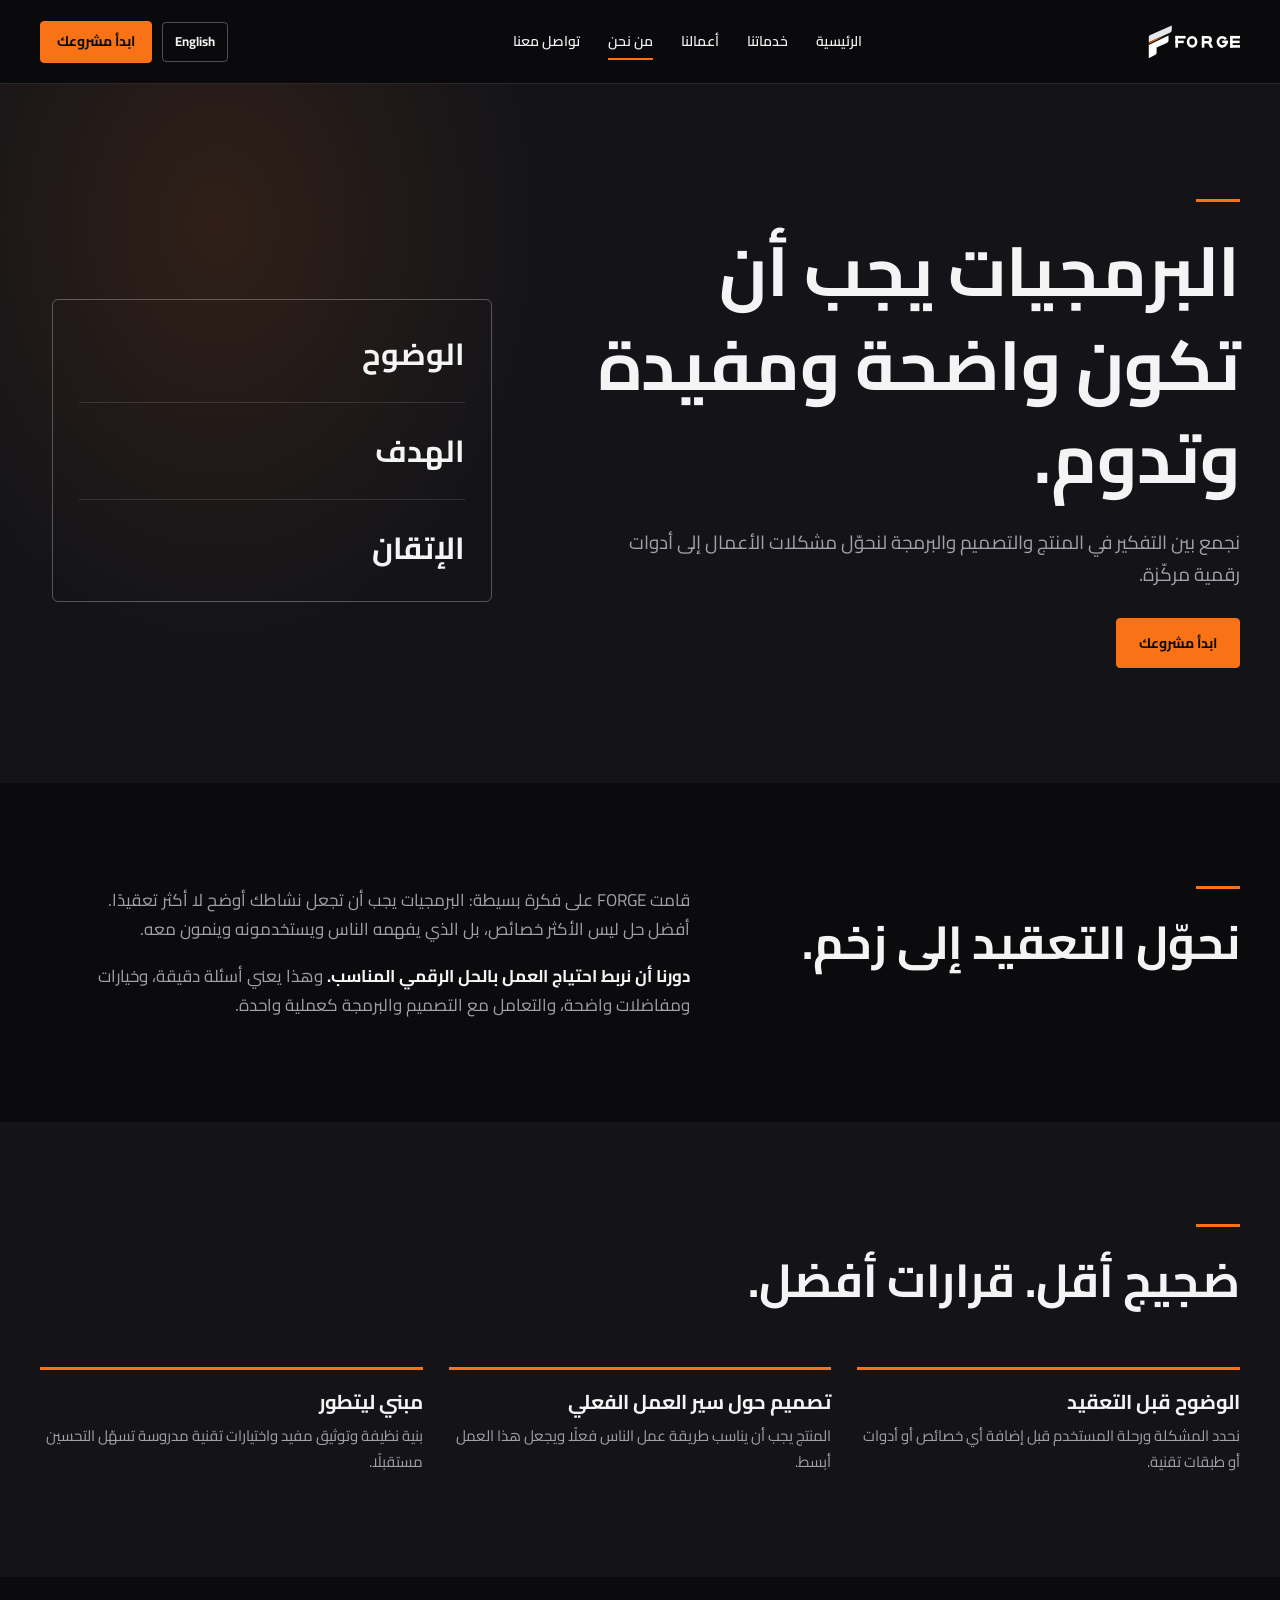
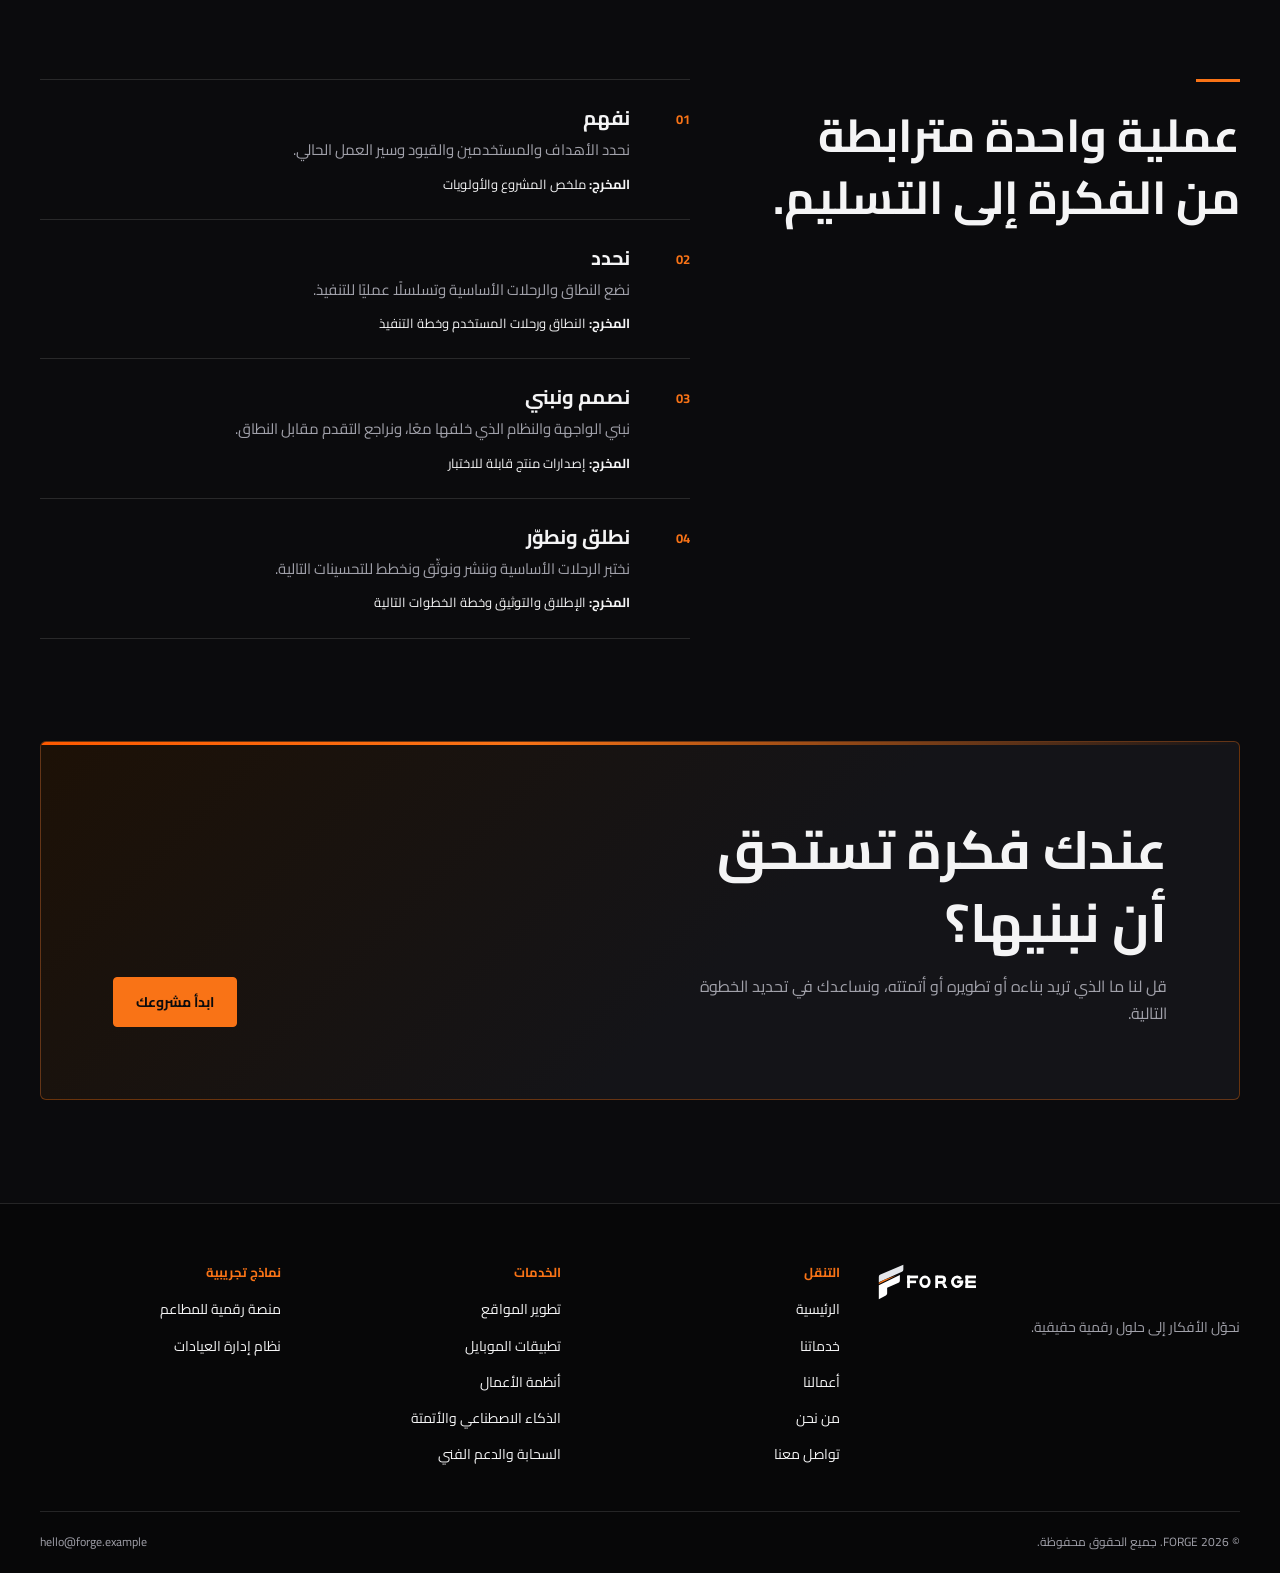
<file: site/ar/about/index.html>
<!DOCTYPE html>
<html lang="ar" dir="rtl">
<head>
<meta charset="utf-8">
<meta name="viewport" content="width=device-width, initial-scale=1, viewport-fit=cover">
<title>من نحن — FORGE</title>
<meta name="description" content="كيف تعمل FORGE: عملية واضحة من الاكتشاف إلى الإطلاق، مبنية حول سير العمل الفعلي للشركات.">
<link rel="canonical" href="https://forge.example/ar/about/">
<link rel="alternate" hreflang="en" href="https://forge.example/about/">
<link rel="alternate" hreflang="ar" href="https://forge.example/ar/about/">
<link rel="alternate" hreflang="x-default" href="https://forge.example/about/">
<meta property="og:type" content="website"><meta property="og:site_name" content="FORGE">
<meta property="og:title" content="من نحن — FORGE"><meta property="og:description" content="كيف تعمل FORGE: عملية واضحة من الاكتشاف إلى الإطلاق، مبنية حول سير العمل الفعلي للشركات.">
<meta property="og:url" content="https://forge.example/ar/about/"><meta property="og:locale" content="ar_EG">
<meta property="og:image" content="https://forge.example/assets/img/og-image.png"><meta property="og:image:width" content="1200"><meta property="og:image:height" content="630">
<meta name="twitter:card" content="summary_large_image">
<meta name="theme-color" content="#0B0B0D"><meta name="color-scheme" content="dark">
<link rel="icon" href="../../assets/img/favicon.svg" type="image/svg+xml">
<link rel="apple-touch-icon" href="../../assets/img/apple-touch-icon.png">
<link rel="preconnect" href="https://fonts.googleapis.com"><link rel="preconnect" href="https://fonts.gstatic.com" crossorigin>
<link href="https://fonts.googleapis.com/css2?family=Cairo:wght@400;600;700&family=Inter:wght@400;500;600;700&family=Montserrat:wght@600;700;800&display=swap" rel="stylesheet">
<link rel="stylesheet" href="../../assets/css/site.css">

</head><body>
<a class="skip" href="#main">انتقل إلى المحتوى الرئيسي</a>
<svg width="0" height="0" style="position:absolute" aria-hidden="true"><defs>
<symbol id="i-web" viewBox="0 0 24 24"><path d="m8 8-4 4 4 4M16 8l4 4-4 4M14 4l-4 16"/></symbol>
<symbol id="i-mobile" viewBox="0 0 24 24"><rect x="6" y="2" width="12" height="20" rx="2"/><path d="M10 5h4M11 19h2"/></symbol>
<symbol id="i-systems" viewBox="0 0 24 24"><rect x="3" y="3" width="7" height="7"/><rect x="14" y="3" width="7" height="7"/><rect x="8.5" y="14" width="7" height="7"/><path d="M6.5 10v2h11v-2M12 12v2"/></symbol>
<symbol id="i-ai" viewBox="0 0 24 24"><circle cx="12" cy="12" r="3"/><circle cx="4" cy="5" r="2"/><circle cx="20" cy="5" r="2"/><circle cx="4" cy="19" r="2"/><circle cx="20" cy="19" r="2"/><path d="m5.5 6.3 4 3.5M18.5 6.3l-4 3.5M5.5 17.7l4-3.5M18.5 17.7l-4-3.5"/></symbol>
<symbol id="i-cloud" viewBox="0 0 24 24"><path d="M7 18h10a4 4 0 0 0 .6-8A6 6 0 0 0 6 8.5 4.8 4.8 0 0 0 7 18Z"/><path d="m9 14 3-3 3 3M12 11v7"/></symbol>
<symbol id="i-check" viewBox="0 0 24 24"><path d="m5 12 4 4L19 6"/></symbol>
<symbol id="i-info" viewBox="0 0 24 24"><circle cx="12" cy="12" r="9"/><path d="M12 11v6M12 7h.01"/></symbol>
<symbol id="i-arrow" viewBox="0 0 24 24"><path d="M5 12h14M13 6l6 6-6 6"/></symbol>
<symbol id="i-chat" viewBox="0 0 24 24"><path d="M20 11.5a8 8 0 0 1-11.8 7L3 20l1.5-5.1A8 8 0 1 1 20 11.5Z"/><path d="M8 10h8M8 14h5"/></symbol>
</defs></svg>
<header class="site-header"><div class="container header-inner">
<a class="brand" href="../../ar/" aria-label="FORGE"><img src="../../assets/img/logo-white.svg" alt="FORGE" width="132" height="34"></a>
<nav class="nav" aria-label="Main"><a href="../../ar/">الرئيسية</a><a href="../../ar/services/">خدماتنا</a><a href="../../ar/work/">أعمالنا</a><a href="../../ar/about/" aria-current="page">من نحن</a><a href="../../ar/contact/">تواصل معنا</a></nav>
<div class="header-actions">
<a class="lang" href="../../about/" hreflang="en" lang="en" aria-label="Switch to English">English</a>
<a class="btn btn-primary header-cta" href="../../ar/contact/">ابدأ مشروعك</a>
<button class="menu-btn" id="menu-btn" type="button" aria-expanded="false" aria-controls="mobile-menu"><span class="sr-only" id="menu-label">فتح القائمة</span><span class="menu-lines" aria-hidden="true"></span></button>
</div></div>
<div class="mobile-menu" id="mobile-menu" hidden><nav class="container" aria-label="Mobile"><a href="../../ar/">الرئيسية</a><a href="../../ar/services/">خدماتنا</a><a href="../../ar/work/">أعمالنا</a><a href="../../ar/about/" aria-current="page">من نحن</a><a href="../../ar/contact/">تواصل معنا</a><a class="btn btn-primary" href="../../ar/contact/">ابدأ مشروعك</a></nav></div>
</header>
<main id="main"><section class="page-hero dark on-dark"><div class="container about-hero"><div><span class="rule"></span><h1>البرمجيات يجب أن تكون واضحة ومفيدة وتدوم.</h1><p class="lead">نجمع بين التفكير في المنتج والتصميم والبرمجة لنحوّل مشكلات الأعمال إلى أدوات رقمية مركّزة.</p>
<a class="btn btn-primary" href="../../ar/contact/">ابدأ مشروعك</a></div><ul class="principles" style="margin-block-start:34px"><li>الوضوح</li><li>الهدف</li><li>الإتقان</li></ul></div></section>
<section class="section"><div class="container split"><div><span class="rule"></span><h2 class="h2">نحوّل التعقيد إلى زخم.</h2></div><div class="story"><p>قامت FORGE على فكرة بسيطة: البرمجيات يجب أن تجعل نشاطك أوضح لا أكثر تعقيدًا. أفضل حل ليس الأكثر خصائص، بل الذي يفهمه الناس ويستخدمونه وينمون معه.</p><p><strong>دورنا أن نربط احتياج العمل بالحل الرقمي المناسب.</strong> وهذا يعني أسئلة دقيقة، وخيارات ومفاضلات واضحة، والتعامل مع التصميم والبرمجة كعملية واحدة.</p></div></div></section>
<section class="section tint"><div class="container"><div class="head"><div><span class="rule"></span><h2 class="h2">ضجيج أقل. قرارات أفضل.</h2></div></div><ul class="values"><li><h3>الوضوح قبل التعقيد</h3><p>نحدد المشكلة ورحلة المستخدم قبل إضافة أي خصائص أو أدوات أو طبقات تقنية.</p></li><li><h3>تصميم حول سير العمل الفعلي</h3><p>المنتج يجب أن يناسب طريقة عمل الناس فعلًا ويجعل هذا العمل أبسط.</p></li><li><h3>مبني ليتطور</h3><p>بنية نظيفة وتوثيق مفيد واختيارات تقنية مدروسة تسهّل التحسين مستقبلًا.</p></li></ul></div></section>
<section class="section"><div class="container split"><div><span class="rule"></span><h2 class="h2">عملية واحدة مترابطة من الفكرة إلى التسليم.</h2></div><ol class="steps"><li><span class="n">01</span><div><h3>نفهم</h3><p>نحدد الأهداف والمستخدمين والقيود وسير العمل الحالي.</p><span class="out"><strong>المخرج:</strong> ملخص المشروع والأولويات</span></div></li><li><span class="n">02</span><div><h3>نحدد</h3><p>نضع النطاق والرحلات الأساسية وتسلسلًا عمليًا للتنفيذ.</p><span class="out"><strong>المخرج:</strong> النطاق ورحلات المستخدم وخطة التنفيذ</span></div></li><li><span class="n">03</span><div><h3>نصمم ونبني</h3><p>نبني الواجهة والنظام الذي خلفها معًا، ونراجع التقدم مقابل النطاق.</p><span class="out"><strong>المخرج:</strong> إصدارات منتج قابلة للاختبار</span></div></li><li><span class="n">04</span><div><h3>نطلق ونطوّر</h3><p>نختبر الرحلات الأساسية وننشر ونوثّق ونخطط للتحسينات التالية.</p><span class="out"><strong>المخرج:</strong> الإطلاق والتوثيق وخطة الخطوات التالية</span></div></li></ol></div></section>
<section class="cta-wrap"><div class="container"><div class="cta">
<div><h2>عندك فكرة تستحق أن نبنيها؟</h2><p>قل لنا ما الذي تريد بناءه أو تطويره أو أتمتته، ونساعدك في تحديد الخطوة التالية.</p></div>
<a class="btn btn-primary" href="../../ar/contact/">ابدأ مشروعك</a></div></div></section></main>
<footer class="site-footer"><div class="container">
<div class="footer-grid">
<div><a class="brand" href="../../ar/" aria-label="FORGE"><img src="../../assets/img/logo-white.svg" alt="FORGE" width="136" height="36"></a><p class="tag-line">نحوّل الأفكار إلى حلول رقمية حقيقية.</p></div>
<div><h2>التنقل</h2><ul><li><a href="../../ar/">الرئيسية</a></li><li><a href="../../ar/services/">خدماتنا</a></li><li><a href="../../ar/work/">أعمالنا</a></li><li><a href="../../ar/about/">من نحن</a></li><li><a href="../../ar/contact/">تواصل معنا</a></li></ul></div>
<div><h2>الخدمات</h2><ul><li><a href="../../ar/services/#web">تطوير المواقع</a></li><li><a href="../../ar/services/#mobile">تطبيقات الموبايل</a></li><li><a href="../../ar/services/#systems">أنظمة الأعمال</a></li><li><a href="../../ar/services/#ai">الذكاء الاصطناعي والأتمتة</a></li><li><a href="../../ar/services/#cloud">السحابة والدعم الفني</a></li></ul></div>
<div><h2>نماذج تجريبية</h2><ul><li><a href="../../demos/restaurant/">منصة رقمية للمطاعم</a></li><li><a href="../../demos/clinic/">نظام إدارة العيادات</a></li></ul></div>
</div>
<div class="footer-bottom"><span>© 2026 FORGE. جميع الحقوق محفوظة.</span><span dir="ltr">hello@forge.example</span></div>
</div></footer>
<div class="toast" id="toast" role="status" aria-live="polite"></div>
<script>window.FORGE_CONFIG={"email": "hello@forge.example", "whatsapp": "", "formEndpoint": ""};window.FORGE_STRINGS={"menuOpen": "فتح القائمة", "menuClose": "إغلاق القائمة", "waText": "مرحبًا FORGE، أود مناقشة مشروع برمجي.", "waMissing": "زر واتساب يحتاج إلى رقم الشركة. استخدم النموذج أو البريد حاليًا.", "errName": "من فضلك اكتب اسمك.", "errEmail": "من فضلك اكتب بريدًا إلكترونيًا صحيحًا.", "errPhone": "اكتب رقم هاتف صحيحًا أو اترك الحقل فارغًا.", "errMessage": "اكتب 10 أحرف على الأقل.", "errSummary": "من فضلك راجع الحقول المحددة.", "sent": "شكرًا لك. تم إرسال طلبك وسنرد عليك قريبًا.", "sendFailed": "فشل الإرسال. جرّب واتساب أو البريد.", "mailReady": "سيفتح تطبيق البريد برسالة جاهزة. راجعها هناك ثم أرسلها.", "subject": "طلب مشروع FORGE من {name}", "bName": "الاسم", "bEmail": "البريد", "bPhone": "الهاتف", "bService": "الخدمة", "bMessage": "الرسالة", "prefill": {"web": "أود مناقشة موقع أو منصة ويب لنشاطي.", "mobile": "أود مناقشة تطبيق موبايل: الفكرة والمستخدمين وسير العمل الأساسي.", "systems": "أود تبسيط سير العمل لدينا بنظام أعمال مخصص.", "ai": "أود استكشاف أتمتة مهمة أو سير عمل متكرر في نشاطنا.", "cloud": "أحتاج إعداد سحابة أو دعمًا فنيًا لمنتج برمجي قائم.", "restaurant": "عندي مطعم أو كافيه وأهتم بشيء مثل منصتكم الرقمية للمطاعم.", "clinic": "عندي عيادة وأهتم بشيء مثل نظام إدارة العيادات لديكم."}};</script>
<script src="../../assets/js/site.js" defer></script>
</body></html>
</file>
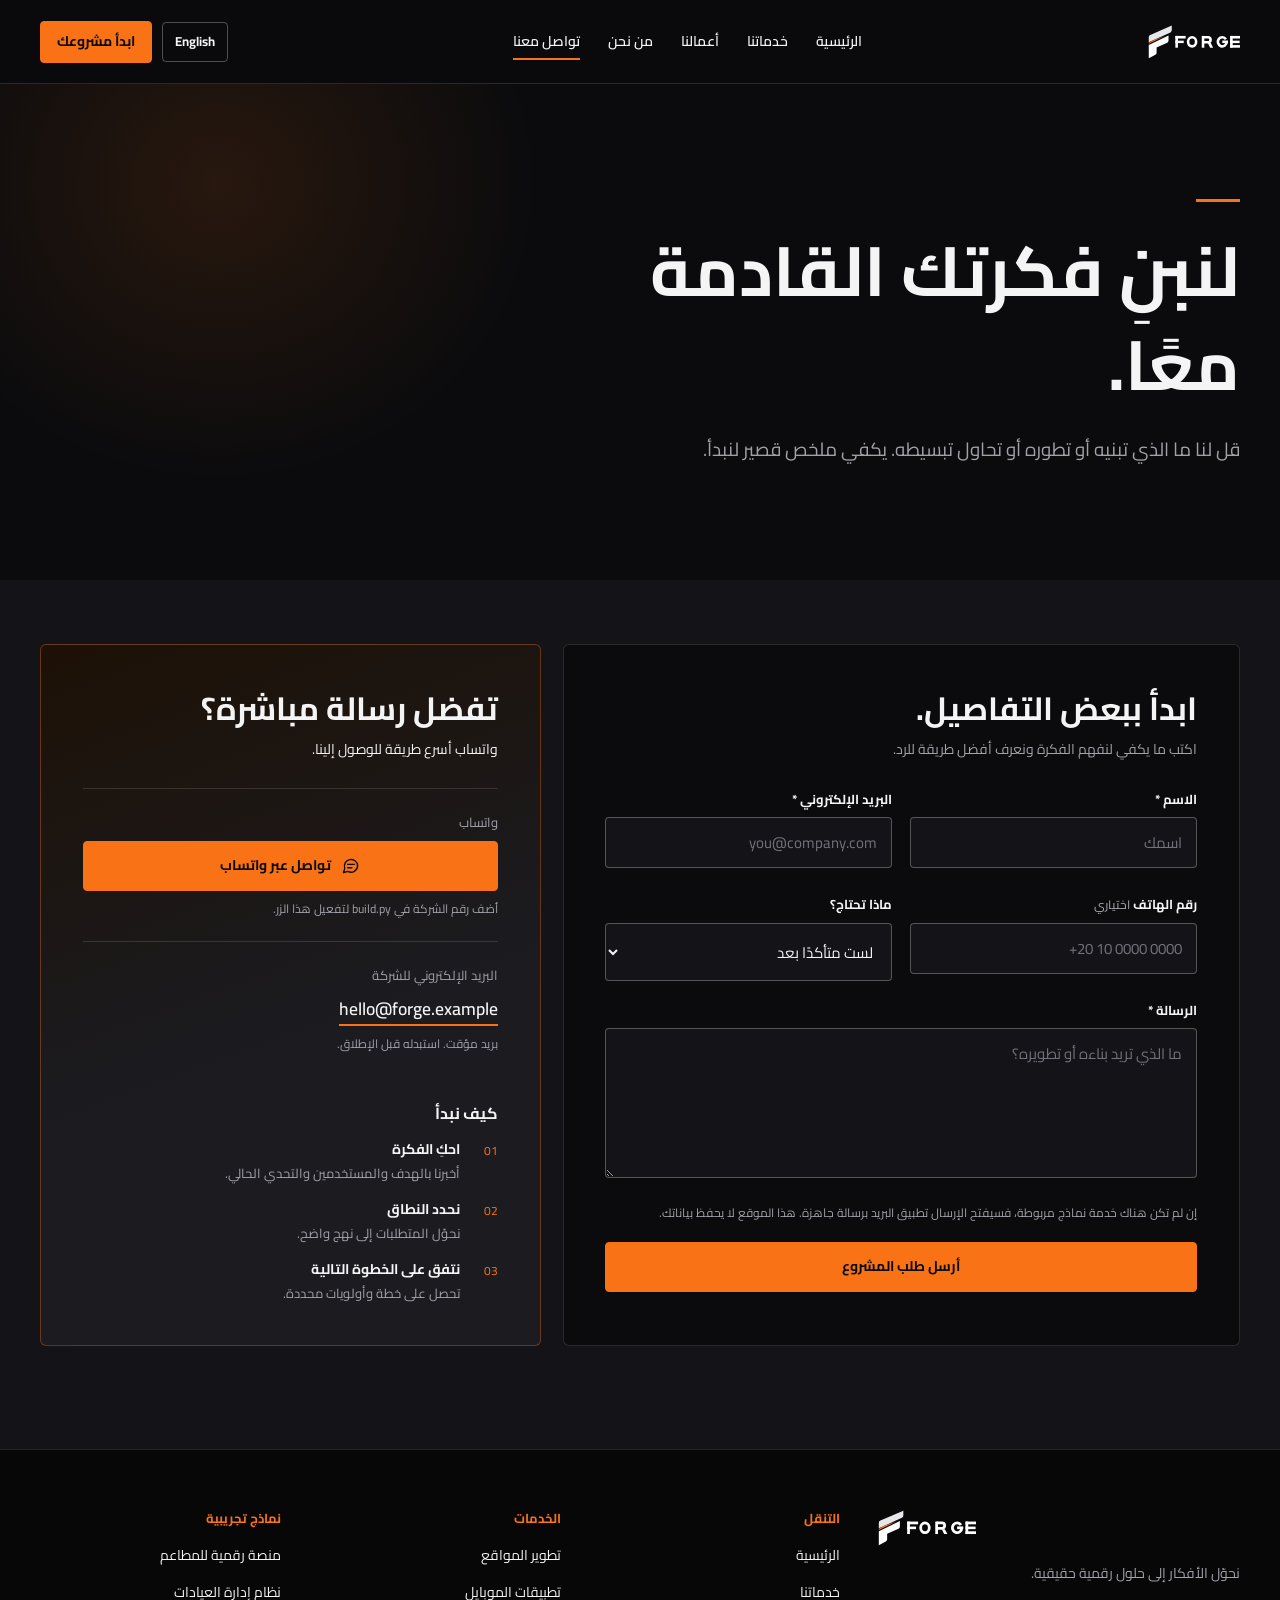
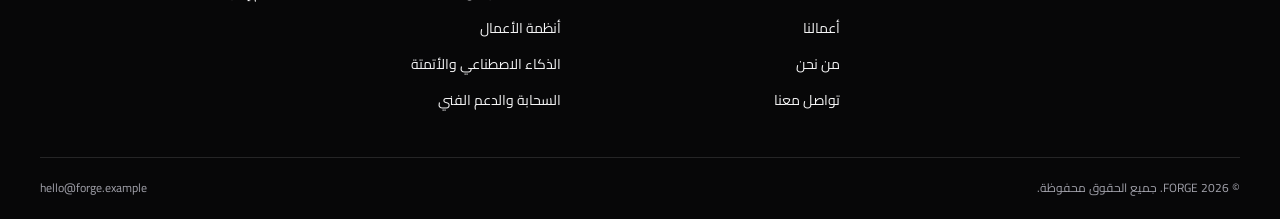
<file: site/ar/contact/index.html>
<!DOCTYPE html>
<html lang="ar" dir="rtl">
<head>
<meta charset="utf-8">
<meta name="viewport" content="width=device-width, initial-scale=1, viewport-fit=cover">
<title>تواصل مع FORGE — ابدأ مشروعك البرمجي</title>
<meta name="description" content="أخبر FORGE عن مشروع موقعك أو تطبيقك أو نظام أعمالك أو الأتمتة. تواصل عبر واتساب أو البريد.">
<link rel="canonical" href="https://forge.example/ar/contact/">
<link rel="alternate" hreflang="en" href="https://forge.example/contact/">
<link rel="alternate" hreflang="ar" href="https://forge.example/ar/contact/">
<link rel="alternate" hreflang="x-default" href="https://forge.example/contact/">
<meta property="og:type" content="website"><meta property="og:site_name" content="FORGE">
<meta property="og:title" content="تواصل مع FORGE — ابدأ مشروعك البرمجي"><meta property="og:description" content="أخبر FORGE عن مشروع موقعك أو تطبيقك أو نظام أعمالك أو الأتمتة. تواصل عبر واتساب أو البريد.">
<meta property="og:url" content="https://forge.example/ar/contact/"><meta property="og:locale" content="ar_EG">
<meta property="og:image" content="https://forge.example/assets/img/og-image.png"><meta property="og:image:width" content="1200"><meta property="og:image:height" content="630">
<meta name="twitter:card" content="summary_large_image">
<meta name="theme-color" content="#0B0B0D"><meta name="color-scheme" content="dark">
<link rel="icon" href="../../assets/img/favicon.svg" type="image/svg+xml">
<link rel="apple-touch-icon" href="../../assets/img/apple-touch-icon.png">
<link rel="preconnect" href="https://fonts.googleapis.com"><link rel="preconnect" href="https://fonts.gstatic.com" crossorigin>
<link href="https://fonts.googleapis.com/css2?family=Cairo:wght@400;600;700&family=Inter:wght@400;500;600;700&family=Montserrat:wght@600;700;800&display=swap" rel="stylesheet">
<link rel="stylesheet" href="../../assets/css/site.css">

</head><body>
<a class="skip" href="#main">انتقل إلى المحتوى الرئيسي</a>
<svg width="0" height="0" style="position:absolute" aria-hidden="true"><defs>
<symbol id="i-web" viewBox="0 0 24 24"><path d="m8 8-4 4 4 4M16 8l4 4-4 4M14 4l-4 16"/></symbol>
<symbol id="i-mobile" viewBox="0 0 24 24"><rect x="6" y="2" width="12" height="20" rx="2"/><path d="M10 5h4M11 19h2"/></symbol>
<symbol id="i-systems" viewBox="0 0 24 24"><rect x="3" y="3" width="7" height="7"/><rect x="14" y="3" width="7" height="7"/><rect x="8.5" y="14" width="7" height="7"/><path d="M6.5 10v2h11v-2M12 12v2"/></symbol>
<symbol id="i-ai" viewBox="0 0 24 24"><circle cx="12" cy="12" r="3"/><circle cx="4" cy="5" r="2"/><circle cx="20" cy="5" r="2"/><circle cx="4" cy="19" r="2"/><circle cx="20" cy="19" r="2"/><path d="m5.5 6.3 4 3.5M18.5 6.3l-4 3.5M5.5 17.7l4-3.5M18.5 17.7l-4-3.5"/></symbol>
<symbol id="i-cloud" viewBox="0 0 24 24"><path d="M7 18h10a4 4 0 0 0 .6-8A6 6 0 0 0 6 8.5 4.8 4.8 0 0 0 7 18Z"/><path d="m9 14 3-3 3 3M12 11v7"/></symbol>
<symbol id="i-check" viewBox="0 0 24 24"><path d="m5 12 4 4L19 6"/></symbol>
<symbol id="i-info" viewBox="0 0 24 24"><circle cx="12" cy="12" r="9"/><path d="M12 11v6M12 7h.01"/></symbol>
<symbol id="i-arrow" viewBox="0 0 24 24"><path d="M5 12h14M13 6l6 6-6 6"/></symbol>
<symbol id="i-chat" viewBox="0 0 24 24"><path d="M20 11.5a8 8 0 0 1-11.8 7L3 20l1.5-5.1A8 8 0 1 1 20 11.5Z"/><path d="M8 10h8M8 14h5"/></symbol>
</defs></svg>
<header class="site-header"><div class="container header-inner">
<a class="brand" href="../../ar/" aria-label="FORGE"><img src="../../assets/img/logo-white.svg" alt="FORGE" width="132" height="34"></a>
<nav class="nav" aria-label="Main"><a href="../../ar/">الرئيسية</a><a href="../../ar/services/">خدماتنا</a><a href="../../ar/work/">أعمالنا</a><a href="../../ar/about/">من نحن</a><a href="../../ar/contact/" aria-current="page">تواصل معنا</a></nav>
<div class="header-actions">
<a class="lang" href="../../contact/" hreflang="en" lang="en" aria-label="Switch to English">English</a>
<a class="btn btn-primary header-cta" href="../../ar/contact/">ابدأ مشروعك</a>
<button class="menu-btn" id="menu-btn" type="button" aria-expanded="false" aria-controls="mobile-menu"><span class="sr-only" id="menu-label">فتح القائمة</span><span class="menu-lines" aria-hidden="true"></span></button>
</div></div>
<div class="mobile-menu" id="mobile-menu" hidden><nav class="container" aria-label="Mobile"><a href="../../ar/">الرئيسية</a><a href="../../ar/services/">خدماتنا</a><a href="../../ar/work/">أعمالنا</a><a href="../../ar/about/">من نحن</a><a href="../../ar/contact/" aria-current="page">تواصل معنا</a><a class="btn btn-primary" href="../../ar/contact/">ابدأ مشروعك</a></nav></div>
</header>
<main id="main"><section class="page-hero"><div class="container"><span class="rule"></span><h1>لنبنِ فكرتك القادمة معًا.</h1><p class="lead">قل لنا ما الذي تبنيه أو تطوره أو تحاول تبسيطه. يكفي ملخص قصير لنبدأ.</p></div></section>
<section class="section tint" style="padding-block-start:clamp(2.5rem,5vw,4rem)"><div class="container contact-grid">
<div class="panel"><h2>ابدأ ببعض التفاصيل.</h2><p class="muted" style="margin-block-start:8px;font-size:14px">اكتب ما يكفي لنفهم الفكرة ونعرف أفضل طريقة للرد.</p>
<form class="form" id="contact-form" novalidate>
<div class="row2">
<div class="field"><label for="f-name">الاسم *</label><input id="f-name" name="name" autocomplete="name" required placeholder="اسمك" aria-describedby="f-name-err"><span class="err" id="f-name-err"></span></div>
<div class="field"><label for="f-email">البريد الإلكتروني *</label><input class="ltr" id="f-email" name="email" type="email" autocomplete="email" required placeholder="you@company.com" aria-describedby="f-email-err"><span class="err" id="f-email-err"></span></div></div>
<div class="row2">
<div class="field"><label for="f-phone">رقم الهاتف <span class="opt">اختياري</span></label><input class="ltr" id="f-phone" name="phone" type="tel" inputmode="tel" autocomplete="tel" placeholder="+20 10 0000 0000" aria-describedby="f-phone-err"><span class="err" id="f-phone-err"></span></div>
<div class="field"><label for="f-service">ماذا تحتاج؟</label><select id="f-service" name="service"><option value="">لست متأكدًا بعد</option><option value="web">تطوير المواقع</option><option value="mobile">تطبيقات الموبايل</option><option value="systems">أنظمة الأعمال</option><option value="ai">الذكاء الاصطناعي والأتمتة</option><option value="cloud">السحابة والدعم الفني</option></select></div></div>
<div class="field"><label for="f-message">الرسالة *</label><textarea id="f-message" name="message" required placeholder="ما الذي تريد بناءه أو تطويره؟" aria-describedby="f-message-err"></textarea><span class="err" id="f-message-err"></span></div>
<p class="small">إن لم تكن هناك خدمة نماذج مربوطة، فسيفتح الإرسال تطبيق البريد برسالة جاهزة. هذا الموقع لا يحفظ بياناتك.</p><div class="status" id="form-status" role="status" aria-live="polite"></div>
<button class="btn btn-primary" type="submit">أرسل طلب المشروع</button></form></div>
<aside class="panel dark on-dark"><h2>تفضل رسالة مباشرة؟</h2><p style="margin-block-start:8px;color:var(--muted-dark);font-size:14px">واتساب أسرع طريقة للوصول إلينا.</p>
<div class="direct"><div><span class="lbl">واتساب</span><a class="btn wa" href="#" data-whatsapp><svg class="icon" aria-hidden="true"><use href="#i-chat"/></svg><span>تواصل عبر واتساب</span></a><span class="note">أضف رقم الشركة في build.py لتفعيل هذا الزر.</span></div>
<div><span class="lbl">البريد الإلكتروني للشركة</span><a class="mail" href="mailto:hello@forge.example">hello@forge.example</a><span class="note">بريد مؤقت. استبدله قبل الإطلاق.</span></div></div>
<div class="next"><h3>كيف نبدأ</h3><ol><li><span>01</span><div><strong>احكِ الفكرة</strong><p>أخبرنا بالهدف والمستخدمين والتحدي الحالي.</p></div></li><li><span>02</span><div><strong>نحدد النطاق</strong><p>نحوّل المتطلبات إلى نهج واضح.</p></div></li><li><span>03</span><div><strong>نتفق على الخطوة التالية</strong><p>تحصل على خطة وأولويات محددة.</p></div></li></ol></div></aside></div></section></main>
<footer class="site-footer"><div class="container">
<div class="footer-grid">
<div><a class="brand" href="../../ar/" aria-label="FORGE"><img src="../../assets/img/logo-white.svg" alt="FORGE" width="136" height="36"></a><p class="tag-line">نحوّل الأفكار إلى حلول رقمية حقيقية.</p></div>
<div><h2>التنقل</h2><ul><li><a href="../../ar/">الرئيسية</a></li><li><a href="../../ar/services/">خدماتنا</a></li><li><a href="../../ar/work/">أعمالنا</a></li><li><a href="../../ar/about/">من نحن</a></li><li><a href="../../ar/contact/">تواصل معنا</a></li></ul></div>
<div><h2>الخدمات</h2><ul><li><a href="../../ar/services/#web">تطوير المواقع</a></li><li><a href="../../ar/services/#mobile">تطبيقات الموبايل</a></li><li><a href="../../ar/services/#systems">أنظمة الأعمال</a></li><li><a href="../../ar/services/#ai">الذكاء الاصطناعي والأتمتة</a></li><li><a href="../../ar/services/#cloud">السحابة والدعم الفني</a></li></ul></div>
<div><h2>نماذج تجريبية</h2><ul><li><a href="../../demos/restaurant/">منصة رقمية للمطاعم</a></li><li><a href="../../demos/clinic/">نظام إدارة العيادات</a></li></ul></div>
</div>
<div class="footer-bottom"><span>© 2026 FORGE. جميع الحقوق محفوظة.</span><span dir="ltr">hello@forge.example</span></div>
</div></footer>
<div class="toast" id="toast" role="status" aria-live="polite"></div>
<script>window.FORGE_CONFIG={"email": "hello@forge.example", "whatsapp": "", "formEndpoint": ""};window.FORGE_STRINGS={"menuOpen": "فتح القائمة", "menuClose": "إغلاق القائمة", "waText": "مرحبًا FORGE، أود مناقشة مشروع برمجي.", "waMissing": "زر واتساب يحتاج إلى رقم الشركة. استخدم النموذج أو البريد حاليًا.", "errName": "من فضلك اكتب اسمك.", "errEmail": "من فضلك اكتب بريدًا إلكترونيًا صحيحًا.", "errPhone": "اكتب رقم هاتف صحيحًا أو اترك الحقل فارغًا.", "errMessage": "اكتب 10 أحرف على الأقل.", "errSummary": "من فضلك راجع الحقول المحددة.", "sent": "شكرًا لك. تم إرسال طلبك وسنرد عليك قريبًا.", "sendFailed": "فشل الإرسال. جرّب واتساب أو البريد.", "mailReady": "سيفتح تطبيق البريد برسالة جاهزة. راجعها هناك ثم أرسلها.", "subject": "طلب مشروع FORGE من {name}", "bName": "الاسم", "bEmail": "البريد", "bPhone": "الهاتف", "bService": "الخدمة", "bMessage": "الرسالة", "prefill": {"web": "أود مناقشة موقع أو منصة ويب لنشاطي.", "mobile": "أود مناقشة تطبيق موبايل: الفكرة والمستخدمين وسير العمل الأساسي.", "systems": "أود تبسيط سير العمل لدينا بنظام أعمال مخصص.", "ai": "أود استكشاف أتمتة مهمة أو سير عمل متكرر في نشاطنا.", "cloud": "أحتاج إعداد سحابة أو دعمًا فنيًا لمنتج برمجي قائم.", "restaurant": "عندي مطعم أو كافيه وأهتم بشيء مثل منصتكم الرقمية للمطاعم.", "clinic": "عندي عيادة وأهتم بشيء مثل نظام إدارة العيادات لديكم."}};</script>
<script src="../../assets/js/site.js" defer></script>
</body></html>
</file>
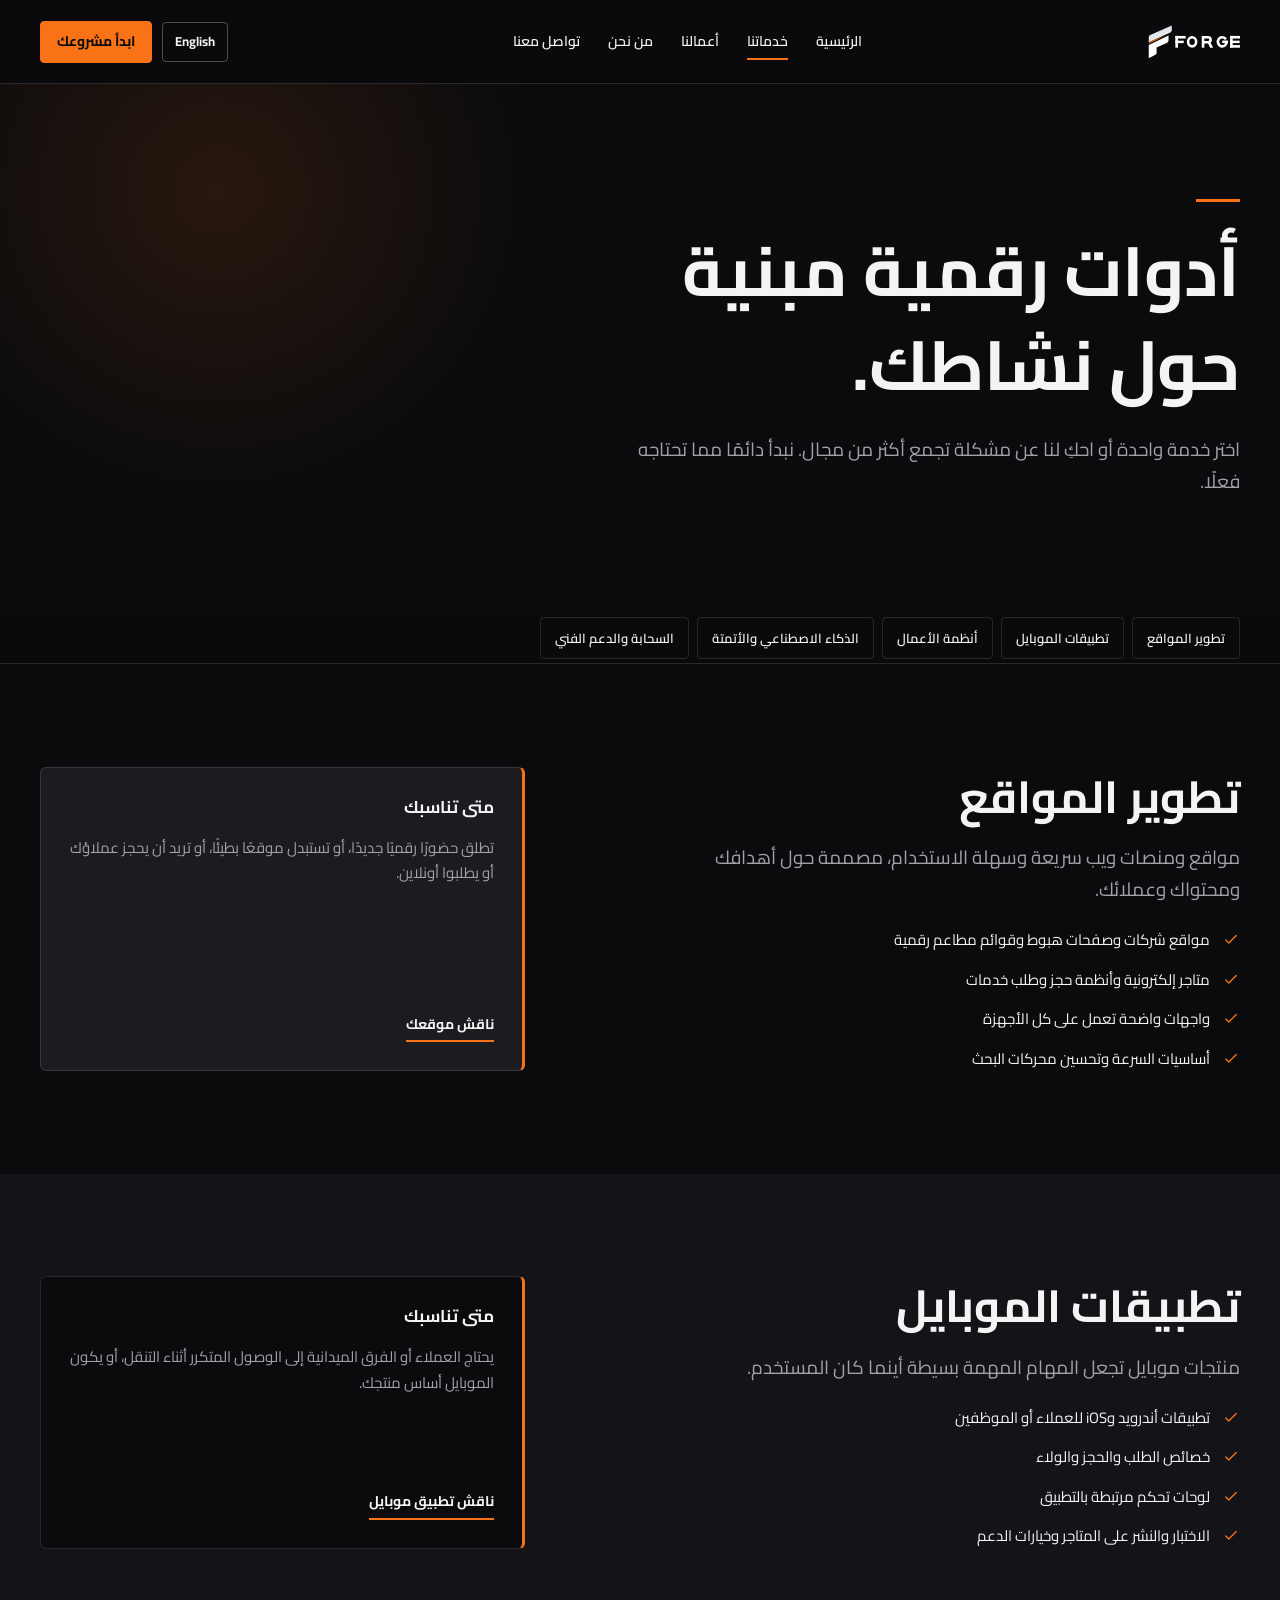
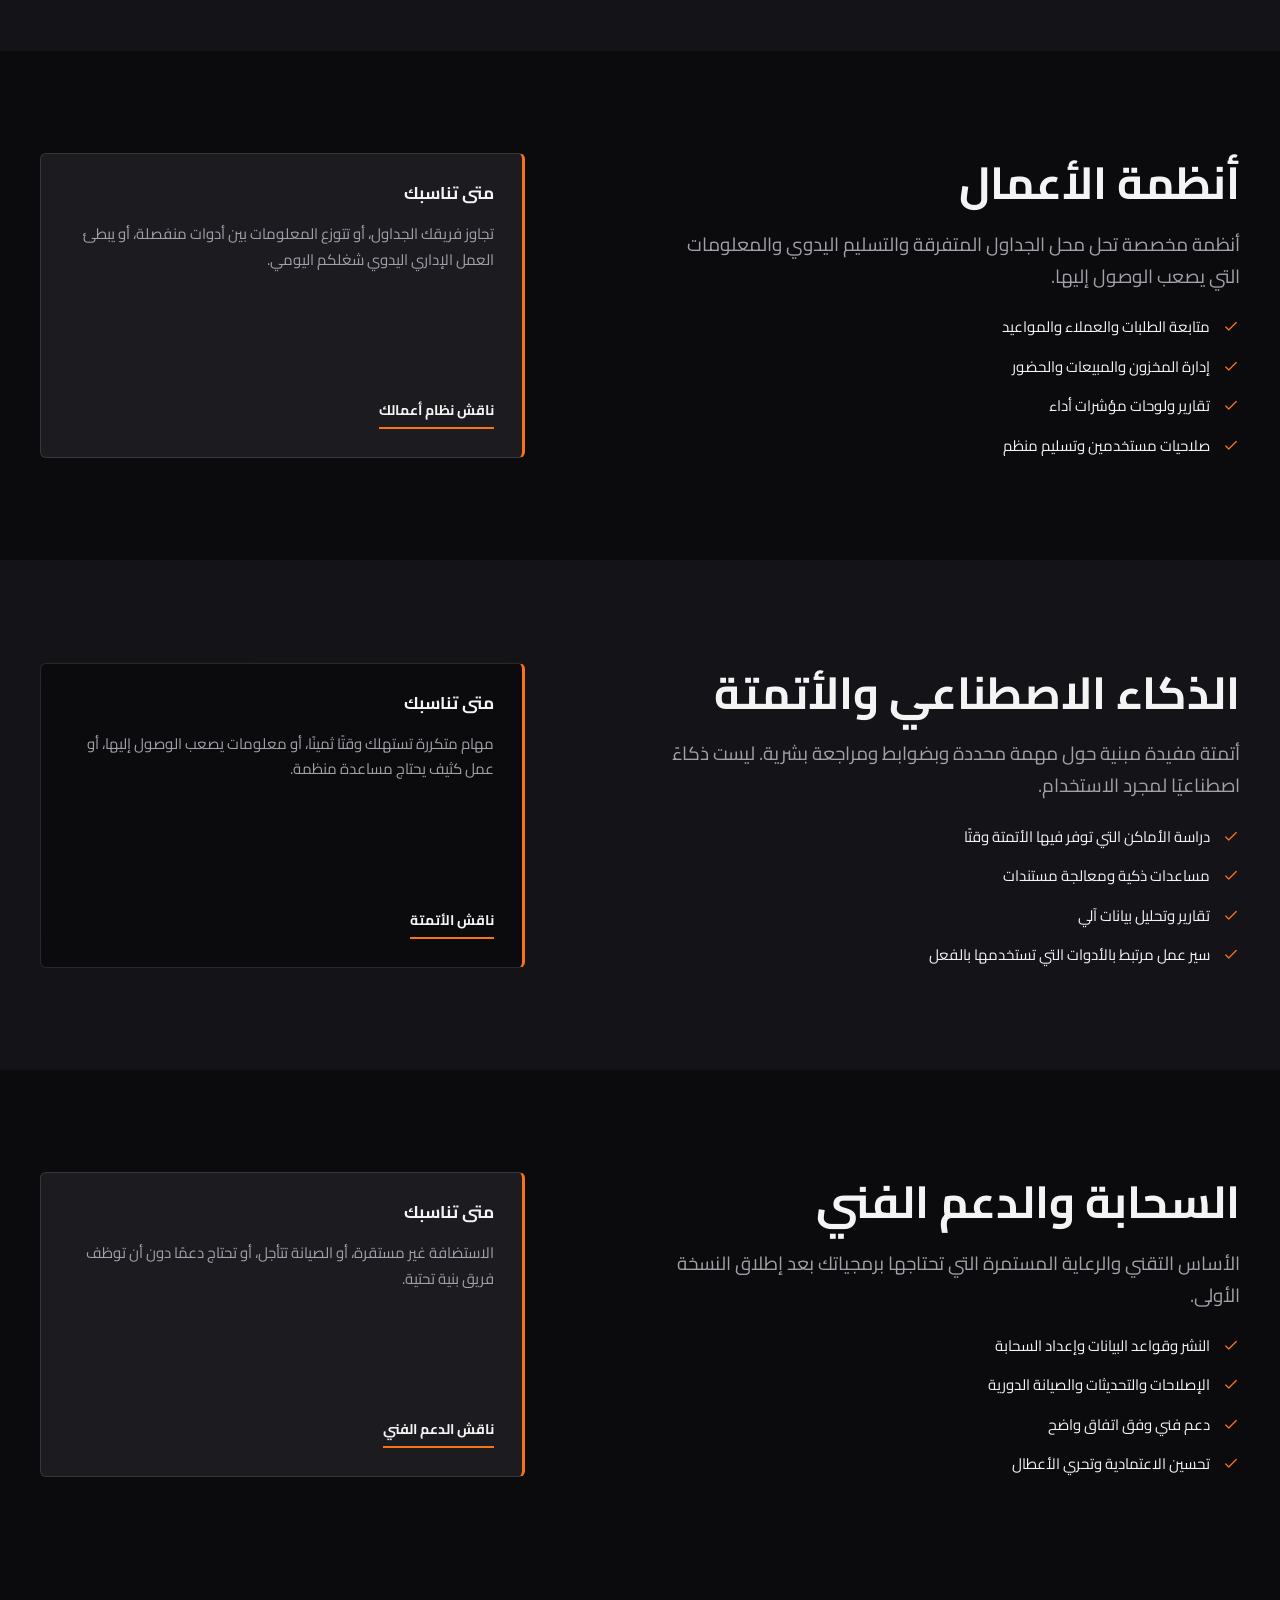
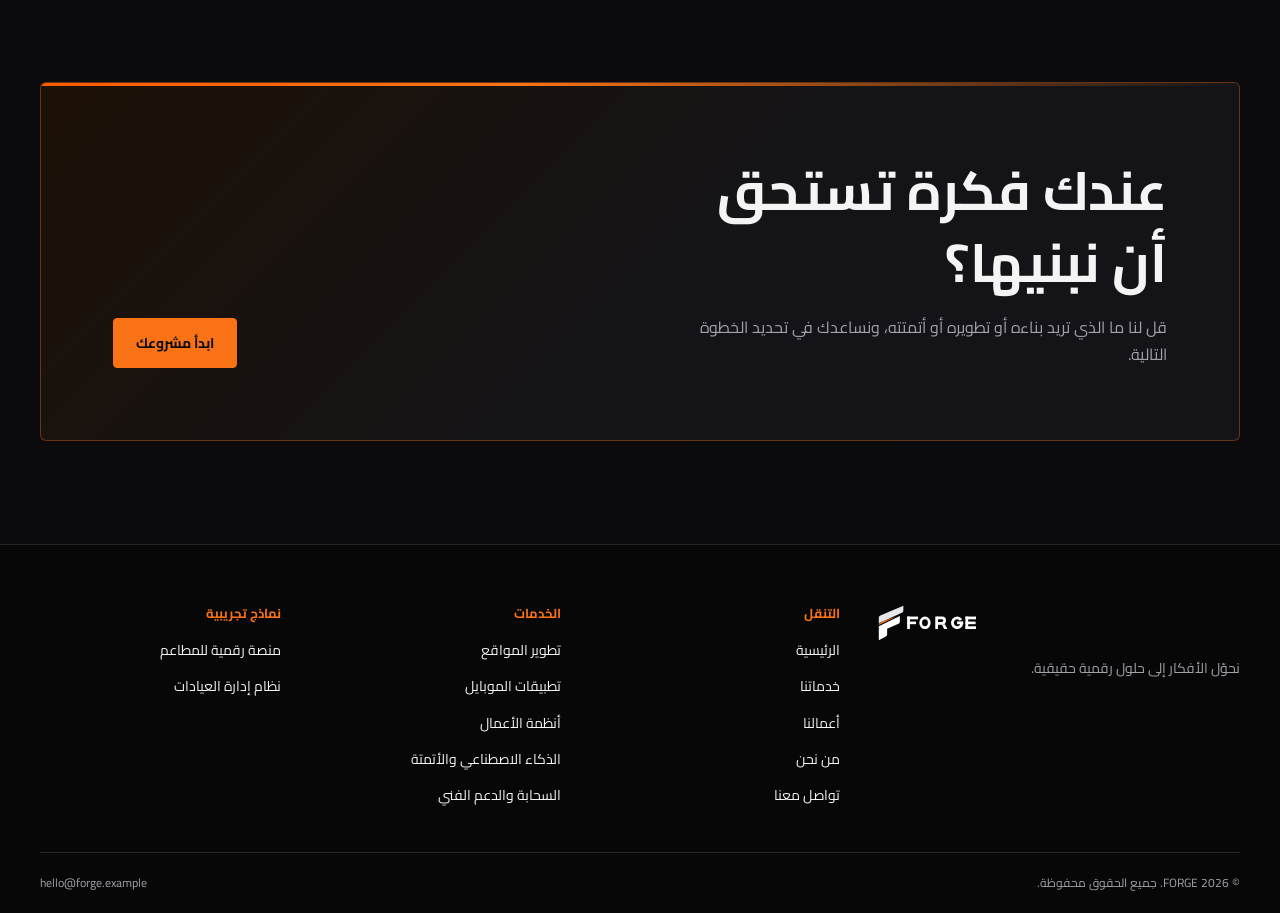
<file: site/ar/services/index.html>
<!DOCTYPE html>
<html lang="ar" dir="rtl">
<head>
<meta charset="utf-8">
<meta name="viewport" content="width=device-width, initial-scale=1, viewport-fit=cover">
<title>خدماتنا — تطوير مواقع وتطبيقات وأنظمة أعمال | FORGE</title>
<meta name="description" content="تطوير المواقع وتطبيقات الموبايل وأنظمة الأعمال والذكاء الاصطناعي والأتمتة والسحابة والدعم الفني من FORGE.">
<link rel="canonical" href="https://forge.example/ar/services/">
<link rel="alternate" hreflang="en" href="https://forge.example/services/">
<link rel="alternate" hreflang="ar" href="https://forge.example/ar/services/">
<link rel="alternate" hreflang="x-default" href="https://forge.example/services/">
<meta property="og:type" content="website"><meta property="og:site_name" content="FORGE">
<meta property="og:title" content="خدماتنا — تطوير مواقع وتطبيقات وأنظمة أعمال | FORGE"><meta property="og:description" content="تطوير المواقع وتطبيقات الموبايل وأنظمة الأعمال والذكاء الاصطناعي والأتمتة والسحابة والدعم الفني من FORGE.">
<meta property="og:url" content="https://forge.example/ar/services/"><meta property="og:locale" content="ar_EG">
<meta property="og:image" content="https://forge.example/assets/img/og-image.png"><meta property="og:image:width" content="1200"><meta property="og:image:height" content="630">
<meta name="twitter:card" content="summary_large_image">
<meta name="theme-color" content="#0B0B0D"><meta name="color-scheme" content="dark">
<link rel="icon" href="../../assets/img/favicon.svg" type="image/svg+xml">
<link rel="apple-touch-icon" href="../../assets/img/apple-touch-icon.png">
<link rel="preconnect" href="https://fonts.googleapis.com"><link rel="preconnect" href="https://fonts.gstatic.com" crossorigin>
<link href="https://fonts.googleapis.com/css2?family=Cairo:wght@400;600;700&family=Inter:wght@400;500;600;700&family=Montserrat:wght@600;700;800&display=swap" rel="stylesheet">
<link rel="stylesheet" href="../../assets/css/site.css">

</head><body>
<a class="skip" href="#main">انتقل إلى المحتوى الرئيسي</a>
<svg width="0" height="0" style="position:absolute" aria-hidden="true"><defs>
<symbol id="i-web" viewBox="0 0 24 24"><path d="m8 8-4 4 4 4M16 8l4 4-4 4M14 4l-4 16"/></symbol>
<symbol id="i-mobile" viewBox="0 0 24 24"><rect x="6" y="2" width="12" height="20" rx="2"/><path d="M10 5h4M11 19h2"/></symbol>
<symbol id="i-systems" viewBox="0 0 24 24"><rect x="3" y="3" width="7" height="7"/><rect x="14" y="3" width="7" height="7"/><rect x="8.5" y="14" width="7" height="7"/><path d="M6.5 10v2h11v-2M12 12v2"/></symbol>
<symbol id="i-ai" viewBox="0 0 24 24"><circle cx="12" cy="12" r="3"/><circle cx="4" cy="5" r="2"/><circle cx="20" cy="5" r="2"/><circle cx="4" cy="19" r="2"/><circle cx="20" cy="19" r="2"/><path d="m5.5 6.3 4 3.5M18.5 6.3l-4 3.5M5.5 17.7l4-3.5M18.5 17.7l-4-3.5"/></symbol>
<symbol id="i-cloud" viewBox="0 0 24 24"><path d="M7 18h10a4 4 0 0 0 .6-8A6 6 0 0 0 6 8.5 4.8 4.8 0 0 0 7 18Z"/><path d="m9 14 3-3 3 3M12 11v7"/></symbol>
<symbol id="i-check" viewBox="0 0 24 24"><path d="m5 12 4 4L19 6"/></symbol>
<symbol id="i-info" viewBox="0 0 24 24"><circle cx="12" cy="12" r="9"/><path d="M12 11v6M12 7h.01"/></symbol>
<symbol id="i-arrow" viewBox="0 0 24 24"><path d="M5 12h14M13 6l6 6-6 6"/></symbol>
<symbol id="i-chat" viewBox="0 0 24 24"><path d="M20 11.5a8 8 0 0 1-11.8 7L3 20l1.5-5.1A8 8 0 1 1 20 11.5Z"/><path d="M8 10h8M8 14h5"/></symbol>
</defs></svg>
<header class="site-header"><div class="container header-inner">
<a class="brand" href="../../ar/" aria-label="FORGE"><img src="../../assets/img/logo-white.svg" alt="FORGE" width="132" height="34"></a>
<nav class="nav" aria-label="Main"><a href="../../ar/">الرئيسية</a><a href="../../ar/services/" aria-current="page">خدماتنا</a><a href="../../ar/work/">أعمالنا</a><a href="../../ar/about/">من نحن</a><a href="../../ar/contact/">تواصل معنا</a></nav>
<div class="header-actions">
<a class="lang" href="../../services/" hreflang="en" lang="en" aria-label="Switch to English">English</a>
<a class="btn btn-primary header-cta" href="../../ar/contact/">ابدأ مشروعك</a>
<button class="menu-btn" id="menu-btn" type="button" aria-expanded="false" aria-controls="mobile-menu"><span class="sr-only" id="menu-label">فتح القائمة</span><span class="menu-lines" aria-hidden="true"></span></button>
</div></div>
<div class="mobile-menu" id="mobile-menu" hidden><nav class="container" aria-label="Mobile"><a href="../../ar/">الرئيسية</a><a href="../../ar/services/" aria-current="page">خدماتنا</a><a href="../../ar/work/">أعمالنا</a><a href="../../ar/about/">من نحن</a><a href="../../ar/contact/">تواصل معنا</a><a class="btn btn-primary" href="../../ar/contact/">ابدأ مشروعك</a></nav></div>
</header>
<main id="main"><section class="page-hero"><div class="container"><span class="rule"></span><h1>أدوات رقمية مبنية حول نشاطك.</h1><p class="lead">اختر خدمة واحدة أو احكِ لنا عن مشكلة تجمع أكثر من مجال. نبدأ دائمًا مما تحتاجه فعلًا.</p></div></section>
<nav class="jump" aria-label="فهرس الخدمات"><div class="container"><ul><li><a href="#web">تطوير المواقع</a></li><li><a href="#mobile">تطبيقات الموبايل</a></li><li><a href="#systems">أنظمة الأعمال</a></li><li><a href="#ai">الذكاء الاصطناعي والأتمتة</a></li><li><a href="#cloud">السحابة والدعم الفني</a></li></ul></div></nav>
<section class="section" id="web" aria-labelledby="web-t"><div class="container svc">
<div><h2 id="web-t">تطوير المواقع</h2><p class="lead summary">مواقع ومنصات ويب سريعة وسهلة الاستخدام، مصممة حول أهدافك ومحتواك وعملائك.</p><h3 class="sr-only">ماذا تحصل عليه</h3><ul class="checks"><li><svg class="icon" aria-hidden="true"><use href="#i-check"/></svg><span>مواقع شركات وصفحات هبوط وقوائم مطاعم رقمية</span></li><li><svg class="icon" aria-hidden="true"><use href="#i-check"/></svg><span>متاجر إلكترونية وأنظمة حجز وطلب خدمات</span></li><li><svg class="icon" aria-hidden="true"><use href="#i-check"/></svg><span>واجهات واضحة تعمل على كل الأجهزة</span></li><li><svg class="icon" aria-hidden="true"><use href="#i-check"/></svg><span>أساسيات السرعة وتحسين محركات البحث</span></li></ul></div>
<aside class="fit"><h3>متى تناسبك</h3><p>تطلق حضورًا رقميًا جديدًا، أو تستبدل موقعًا بطيئًا، أو تريد أن يحجز عملاؤك أو يطلبوا أونلاين.</p><a class="link" href="../../ar/contact/?service=web">ناقش موقعك</a></aside></div></section><section class="section tint" id="mobile" aria-labelledby="mobile-t"><div class="container svc">
<div><h2 id="mobile-t">تطبيقات الموبايل</h2><p class="lead summary">منتجات موبايل تجعل المهام المهمة بسيطة أينما كان المستخدم.</p><h3 class="sr-only">ماذا تحصل عليه</h3><ul class="checks"><li><svg class="icon" aria-hidden="true"><use href="#i-check"/></svg><span>تطبيقات أندرويد وiOS للعملاء أو الموظفين</span></li><li><svg class="icon" aria-hidden="true"><use href="#i-check"/></svg><span>خصائص الطلب والحجز والولاء</span></li><li><svg class="icon" aria-hidden="true"><use href="#i-check"/></svg><span>لوحات تحكم مرتبطة بالتطبيق</span></li><li><svg class="icon" aria-hidden="true"><use href="#i-check"/></svg><span>الاختبار والنشر على المتاجر وخيارات الدعم</span></li></ul></div>
<aside class="fit"><h3>متى تناسبك</h3><p>يحتاج العملاء أو الفرق الميدانية إلى الوصول المتكرر أثناء التنقل، أو يكون الموبايل أساس منتجك.</p><a class="link" href="../../ar/contact/?service=mobile">ناقش تطبيق موبايل</a></aside></div></section><section class="section" id="systems" aria-labelledby="systems-t"><div class="container svc">
<div><h2 id="systems-t">أنظمة الأعمال</h2><p class="lead summary">أنظمة مخصصة تحل محل الجداول المتفرقة والتسليم اليدوي والمعلومات التي يصعب الوصول إليها.</p><h3 class="sr-only">ماذا تحصل عليه</h3><ul class="checks"><li><svg class="icon" aria-hidden="true"><use href="#i-check"/></svg><span>متابعة الطلبات والعملاء والمواعيد</span></li><li><svg class="icon" aria-hidden="true"><use href="#i-check"/></svg><span>إدارة المخزون والمبيعات والحضور</span></li><li><svg class="icon" aria-hidden="true"><use href="#i-check"/></svg><span>تقارير ولوحات مؤشرات أداء</span></li><li><svg class="icon" aria-hidden="true"><use href="#i-check"/></svg><span>صلاحيات مستخدمين وتسليم منظم</span></li></ul></div>
<aside class="fit"><h3>متى تناسبك</h3><p>تجاوز فريقك الجداول، أو تتوزع المعلومات بين أدوات منفصلة، أو يبطئ العمل الإداري اليدوي شغلكم اليومي.</p><a class="link" href="../../ar/contact/?service=systems">ناقش نظام أعمالك</a></aside></div></section><section class="section tint" id="ai" aria-labelledby="ai-t"><div class="container svc">
<div><h2 id="ai-t">الذكاء الاصطناعي والأتمتة</h2><p class="lead summary">أتمتة مفيدة مبنية حول مهمة محددة وبضوابط ومراجعة بشرية. ليست ذكاءً اصطناعيًا لمجرد الاستخدام.</p><h3 class="sr-only">ماذا تحصل عليه</h3><ul class="checks"><li><svg class="icon" aria-hidden="true"><use href="#i-check"/></svg><span>دراسة الأماكن التي توفر فيها الأتمتة وقتًا</span></li><li><svg class="icon" aria-hidden="true"><use href="#i-check"/></svg><span>مساعدات ذكية ومعالجة مستندات</span></li><li><svg class="icon" aria-hidden="true"><use href="#i-check"/></svg><span>تقارير وتحليل بيانات آلي</span></li><li><svg class="icon" aria-hidden="true"><use href="#i-check"/></svg><span>سير عمل مرتبط بالأدوات التي تستخدمها بالفعل</span></li></ul></div>
<aside class="fit"><h3>متى تناسبك</h3><p>مهام متكررة تستهلك وقتًا ثمينًا، أو معلومات يصعب الوصول إليها، أو عمل كثيف يحتاج مساعدة منظمة.</p><a class="link" href="../../ar/contact/?service=ai">ناقش الأتمتة</a></aside></div></section><section class="section" id="cloud" aria-labelledby="cloud-t"><div class="container svc">
<div><h2 id="cloud-t">السحابة والدعم الفني</h2><p class="lead summary">الأساس التقني والرعاية المستمرة التي تحتاجها برمجياتك بعد إطلاق النسخة الأولى.</p><h3 class="sr-only">ماذا تحصل عليه</h3><ul class="checks"><li><svg class="icon" aria-hidden="true"><use href="#i-check"/></svg><span>النشر وقواعد البيانات وإعداد السحابة</span></li><li><svg class="icon" aria-hidden="true"><use href="#i-check"/></svg><span>الإصلاحات والتحديثات والصيانة الدورية</span></li><li><svg class="icon" aria-hidden="true"><use href="#i-check"/></svg><span>دعم فني وفق اتفاق واضح</span></li><li><svg class="icon" aria-hidden="true"><use href="#i-check"/></svg><span>تحسين الاعتمادية وتحري الأعطال</span></li></ul></div>
<aside class="fit"><h3>متى تناسبك</h3><p>الاستضافة غير مستقرة، أو الصيانة تتأجل، أو تحتاج دعمًا دون أن توظف فريق بنية تحتية.</p><a class="link" href="../../ar/contact/?service=cloud">ناقش الدعم الفني</a></aside></div></section>
<div style="height:var(--space)" aria-hidden="true"></div>
<section class="cta-wrap"><div class="container"><div class="cta">
<div><h2>عندك فكرة تستحق أن نبنيها؟</h2><p>قل لنا ما الذي تريد بناءه أو تطويره أو أتمتته، ونساعدك في تحديد الخطوة التالية.</p></div>
<a class="btn btn-primary" href="../../ar/contact/">ابدأ مشروعك</a></div></div></section></main>
<footer class="site-footer"><div class="container">
<div class="footer-grid">
<div><a class="brand" href="../../ar/" aria-label="FORGE"><img src="../../assets/img/logo-white.svg" alt="FORGE" width="136" height="36"></a><p class="tag-line">نحوّل الأفكار إلى حلول رقمية حقيقية.</p></div>
<div><h2>التنقل</h2><ul><li><a href="../../ar/">الرئيسية</a></li><li><a href="../../ar/services/">خدماتنا</a></li><li><a href="../../ar/work/">أعمالنا</a></li><li><a href="../../ar/about/">من نحن</a></li><li><a href="../../ar/contact/">تواصل معنا</a></li></ul></div>
<div><h2>الخدمات</h2><ul><li><a href="../../ar/services/#web">تطوير المواقع</a></li><li><a href="../../ar/services/#mobile">تطبيقات الموبايل</a></li><li><a href="../../ar/services/#systems">أنظمة الأعمال</a></li><li><a href="../../ar/services/#ai">الذكاء الاصطناعي والأتمتة</a></li><li><a href="../../ar/services/#cloud">السحابة والدعم الفني</a></li></ul></div>
<div><h2>نماذج تجريبية</h2><ul><li><a href="../../demos/restaurant/">منصة رقمية للمطاعم</a></li><li><a href="../../demos/clinic/">نظام إدارة العيادات</a></li></ul></div>
</div>
<div class="footer-bottom"><span>© 2026 FORGE. جميع الحقوق محفوظة.</span><span dir="ltr">hello@forge.example</span></div>
</div></footer>
<div class="toast" id="toast" role="status" aria-live="polite"></div>
<script>window.FORGE_CONFIG={"email": "hello@forge.example", "whatsapp": "", "formEndpoint": ""};window.FORGE_STRINGS={"menuOpen": "فتح القائمة", "menuClose": "إغلاق القائمة", "waText": "مرحبًا FORGE، أود مناقشة مشروع برمجي.", "waMissing": "زر واتساب يحتاج إلى رقم الشركة. استخدم النموذج أو البريد حاليًا.", "errName": "من فضلك اكتب اسمك.", "errEmail": "من فضلك اكتب بريدًا إلكترونيًا صحيحًا.", "errPhone": "اكتب رقم هاتف صحيحًا أو اترك الحقل فارغًا.", "errMessage": "اكتب 10 أحرف على الأقل.", "errSummary": "من فضلك راجع الحقول المحددة.", "sent": "شكرًا لك. تم إرسال طلبك وسنرد عليك قريبًا.", "sendFailed": "فشل الإرسال. جرّب واتساب أو البريد.", "mailReady": "سيفتح تطبيق البريد برسالة جاهزة. راجعها هناك ثم أرسلها.", "subject": "طلب مشروع FORGE من {name}", "bName": "الاسم", "bEmail": "البريد", "bPhone": "الهاتف", "bService": "الخدمة", "bMessage": "الرسالة", "prefill": {"web": "أود مناقشة موقع أو منصة ويب لنشاطي.", "mobile": "أود مناقشة تطبيق موبايل: الفكرة والمستخدمين وسير العمل الأساسي.", "systems": "أود تبسيط سير العمل لدينا بنظام أعمال مخصص.", "ai": "أود استكشاف أتمتة مهمة أو سير عمل متكرر في نشاطنا.", "cloud": "أحتاج إعداد سحابة أو دعمًا فنيًا لمنتج برمجي قائم.", "restaurant": "عندي مطعم أو كافيه وأهتم بشيء مثل منصتكم الرقمية للمطاعم.", "clinic": "عندي عيادة وأهتم بشيء مثل نظام إدارة العيادات لديكم."}};</script>
<script src="../../assets/js/site.js" defer></script>
</body></html>
</file>
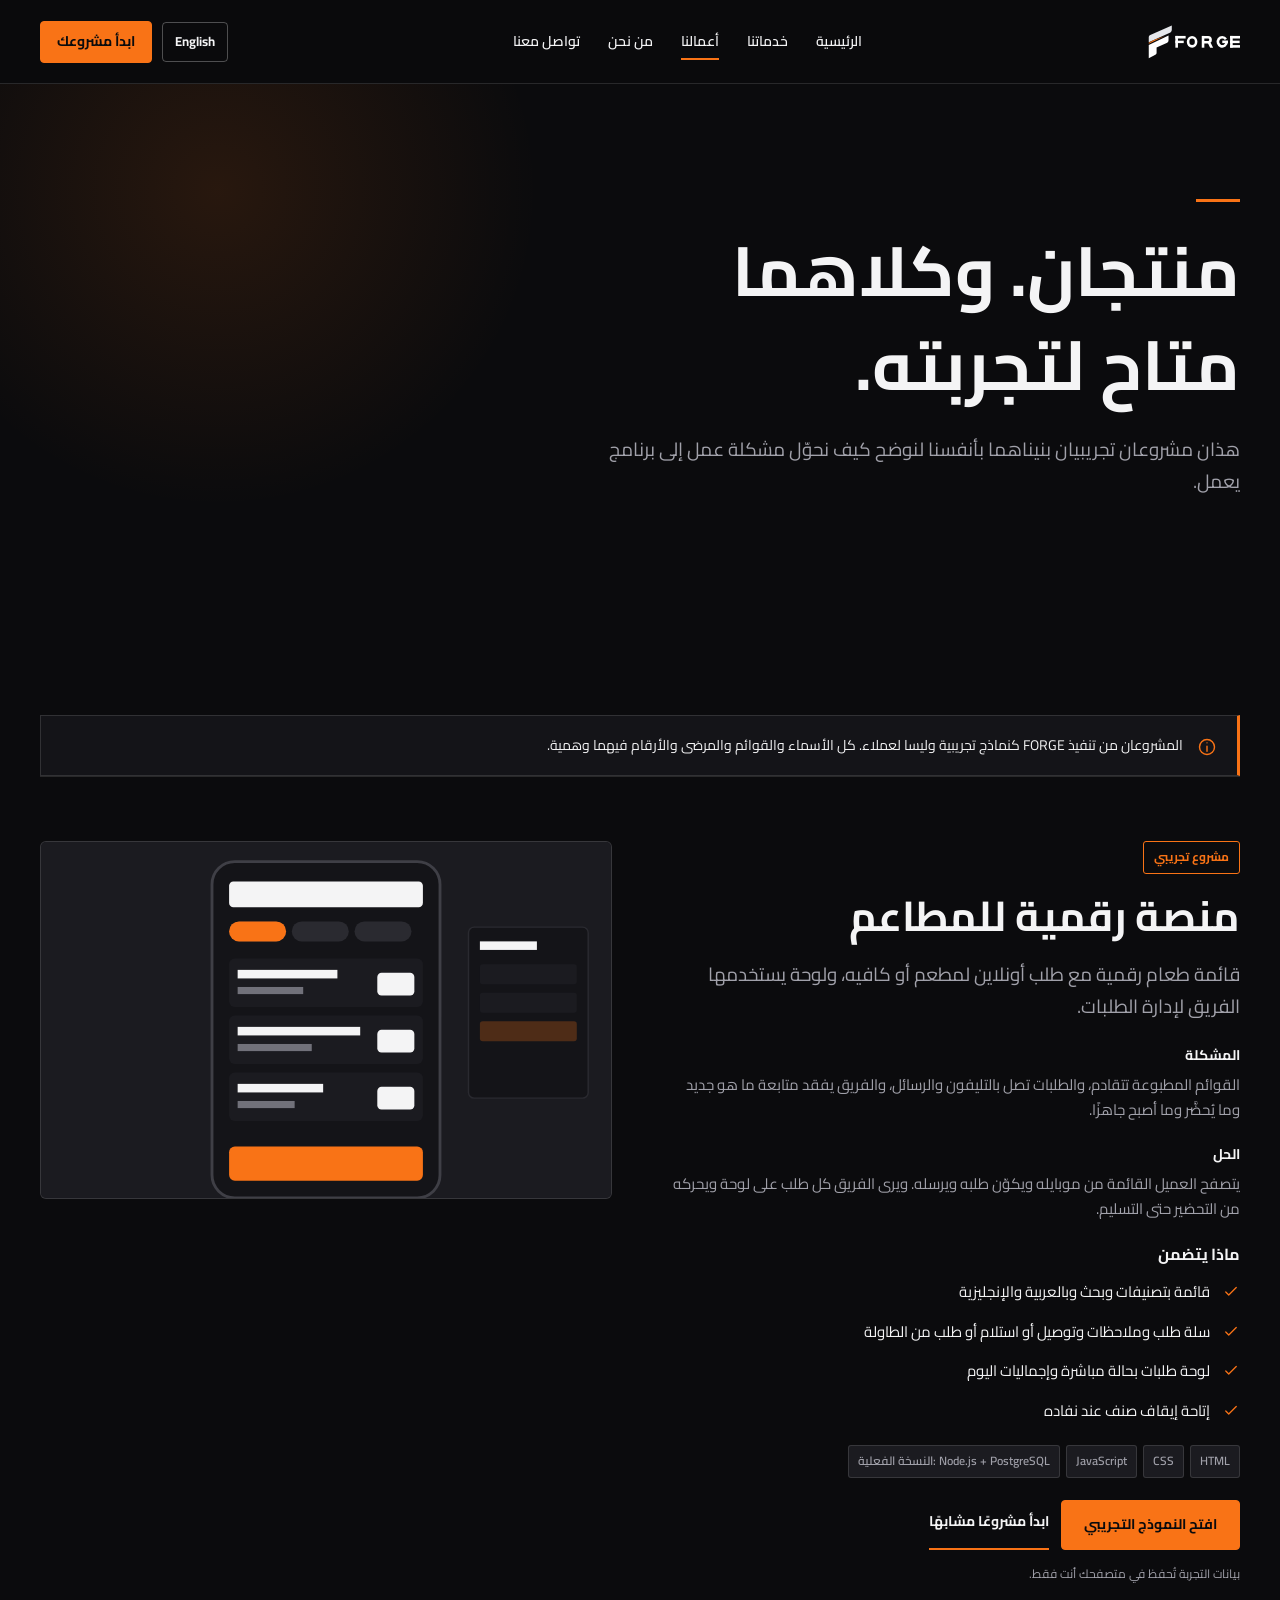
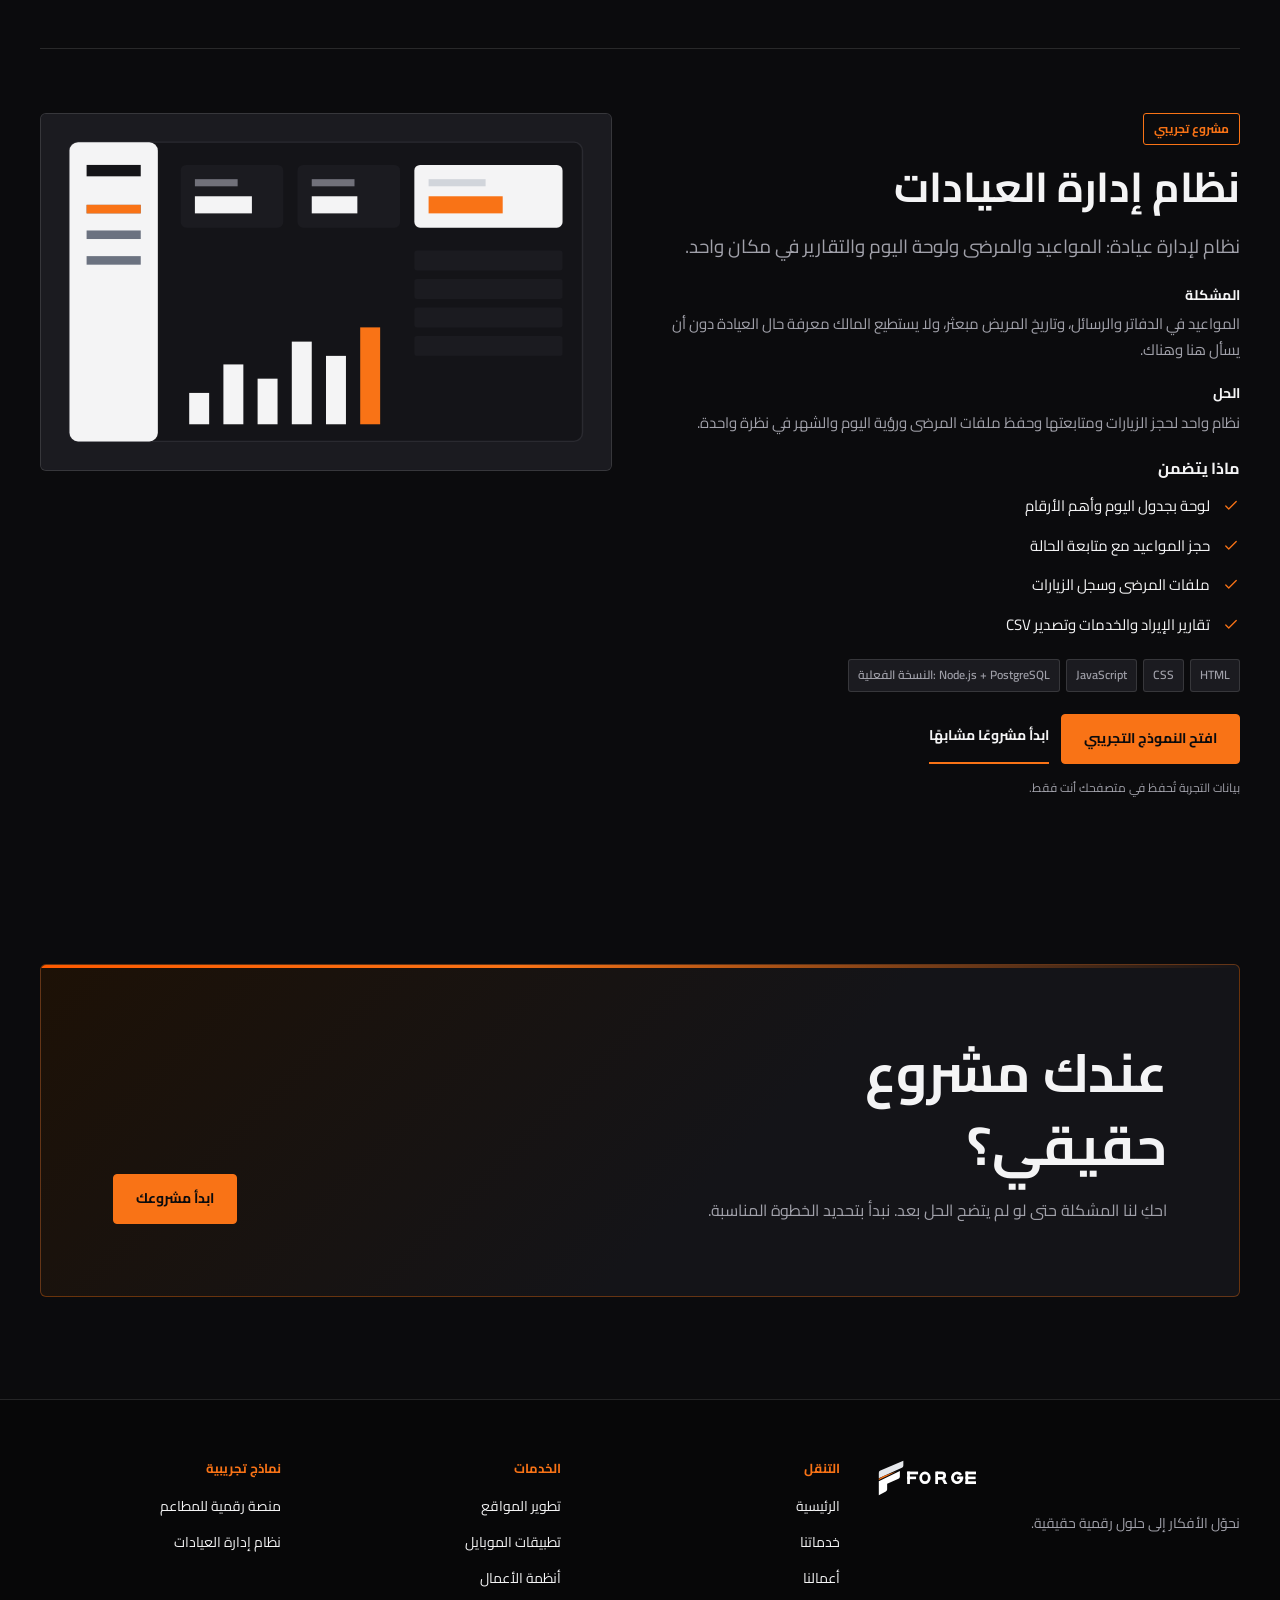
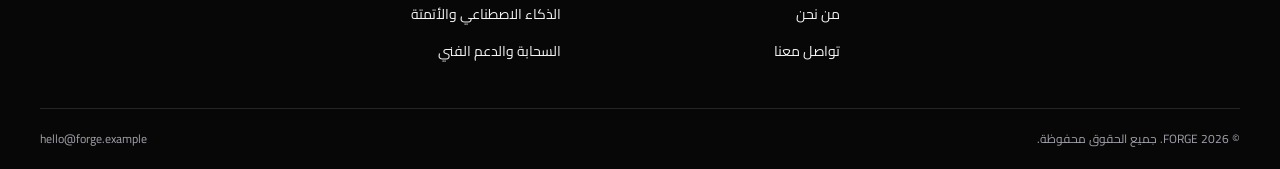
<file: site/ar/work/index.html>
<!DOCTYPE html>
<html lang="ar" dir="rtl">
<head>
<meta charset="utf-8">
<meta name="viewport" content="width=device-width, initial-scale=1, viewport-fit=cover">
<title>أعمالنا — نماذج تجريبية | FORGE</title>
<meta name="description" content="جرّب منتجين تجريبيين من FORGE: منصة رقمية لمطعم مع الطلبات، ونظام لإدارة عيادة.">
<link rel="canonical" href="https://forge.example/ar/work/">
<link rel="alternate" hreflang="en" href="https://forge.example/work/">
<link rel="alternate" hreflang="ar" href="https://forge.example/ar/work/">
<link rel="alternate" hreflang="x-default" href="https://forge.example/work/">
<meta property="og:type" content="website"><meta property="og:site_name" content="FORGE">
<meta property="og:title" content="أعمالنا — نماذج تجريبية | FORGE"><meta property="og:description" content="جرّب منتجين تجريبيين من FORGE: منصة رقمية لمطعم مع الطلبات، ونظام لإدارة عيادة.">
<meta property="og:url" content="https://forge.example/ar/work/"><meta property="og:locale" content="ar_EG">
<meta property="og:image" content="https://forge.example/assets/img/og-image.png"><meta property="og:image:width" content="1200"><meta property="og:image:height" content="630">
<meta name="twitter:card" content="summary_large_image">
<meta name="theme-color" content="#0B0B0D"><meta name="color-scheme" content="dark">
<link rel="icon" href="../../assets/img/favicon.svg" type="image/svg+xml">
<link rel="apple-touch-icon" href="../../assets/img/apple-touch-icon.png">
<link rel="preconnect" href="https://fonts.googleapis.com"><link rel="preconnect" href="https://fonts.gstatic.com" crossorigin>
<link href="https://fonts.googleapis.com/css2?family=Cairo:wght@400;600;700&family=Inter:wght@400;500;600;700&family=Montserrat:wght@600;700;800&display=swap" rel="stylesheet">
<link rel="stylesheet" href="../../assets/css/site.css">

</head><body>
<a class="skip" href="#main">انتقل إلى المحتوى الرئيسي</a>
<svg width="0" height="0" style="position:absolute" aria-hidden="true"><defs>
<symbol id="i-web" viewBox="0 0 24 24"><path d="m8 8-4 4 4 4M16 8l4 4-4 4M14 4l-4 16"/></symbol>
<symbol id="i-mobile" viewBox="0 0 24 24"><rect x="6" y="2" width="12" height="20" rx="2"/><path d="M10 5h4M11 19h2"/></symbol>
<symbol id="i-systems" viewBox="0 0 24 24"><rect x="3" y="3" width="7" height="7"/><rect x="14" y="3" width="7" height="7"/><rect x="8.5" y="14" width="7" height="7"/><path d="M6.5 10v2h11v-2M12 12v2"/></symbol>
<symbol id="i-ai" viewBox="0 0 24 24"><circle cx="12" cy="12" r="3"/><circle cx="4" cy="5" r="2"/><circle cx="20" cy="5" r="2"/><circle cx="4" cy="19" r="2"/><circle cx="20" cy="19" r="2"/><path d="m5.5 6.3 4 3.5M18.5 6.3l-4 3.5M5.5 17.7l4-3.5M18.5 17.7l-4-3.5"/></symbol>
<symbol id="i-cloud" viewBox="0 0 24 24"><path d="M7 18h10a4 4 0 0 0 .6-8A6 6 0 0 0 6 8.5 4.8 4.8 0 0 0 7 18Z"/><path d="m9 14 3-3 3 3M12 11v7"/></symbol>
<symbol id="i-check" viewBox="0 0 24 24"><path d="m5 12 4 4L19 6"/></symbol>
<symbol id="i-info" viewBox="0 0 24 24"><circle cx="12" cy="12" r="9"/><path d="M12 11v6M12 7h.01"/></symbol>
<symbol id="i-arrow" viewBox="0 0 24 24"><path d="M5 12h14M13 6l6 6-6 6"/></symbol>
<symbol id="i-chat" viewBox="0 0 24 24"><path d="M20 11.5a8 8 0 0 1-11.8 7L3 20l1.5-5.1A8 8 0 1 1 20 11.5Z"/><path d="M8 10h8M8 14h5"/></symbol>
</defs></svg>
<header class="site-header"><div class="container header-inner">
<a class="brand" href="../../ar/" aria-label="FORGE"><img src="../../assets/img/logo-white.svg" alt="FORGE" width="132" height="34"></a>
<nav class="nav" aria-label="Main"><a href="../../ar/">الرئيسية</a><a href="../../ar/services/">خدماتنا</a><a href="../../ar/work/" aria-current="page">أعمالنا</a><a href="../../ar/about/">من نحن</a><a href="../../ar/contact/">تواصل معنا</a></nav>
<div class="header-actions">
<a class="lang" href="../../work/" hreflang="en" lang="en" aria-label="Switch to English">English</a>
<a class="btn btn-primary header-cta" href="../../ar/contact/">ابدأ مشروعك</a>
<button class="menu-btn" id="menu-btn" type="button" aria-expanded="false" aria-controls="mobile-menu"><span class="sr-only" id="menu-label">فتح القائمة</span><span class="menu-lines" aria-hidden="true"></span></button>
</div></div>
<div class="mobile-menu" id="mobile-menu" hidden><nav class="container" aria-label="Mobile"><a href="../../ar/">الرئيسية</a><a href="../../ar/services/">خدماتنا</a><a href="../../ar/work/" aria-current="page">أعمالنا</a><a href="../../ar/about/">من نحن</a><a href="../../ar/contact/">تواصل معنا</a><a class="btn btn-primary" href="../../ar/contact/">ابدأ مشروعك</a></nav></div>
</header>
<main id="main"><section class="page-hero tint section" style="background:var(--light)"><div class="container"><span class="rule"></span><h1>منتجان. وكلاهما متاح لتجربته.</h1><p class="lead">هذان مشروعان تجريبيان بنيناهما بأنفسنا لنوضح كيف نحوّل مشكلة عمل إلى برنامج يعمل.</p></div></section>
<section class="section" style="padding-block-end:0"><div class="container"><div class="notice"><svg class="icon" aria-hidden="true"><use href="#i-info"/></svg><p>المشروعان من تنفيذ FORGE كنماذج تجريبية وليسا لعملاء. كل الأسماء والقوائم والمرضى والأرقام فيهما وهمية.</p></div>
<article class="project" id="restaurant"><div>
<span class="badge">مشروع تجريبي</span><h2>منصة رقمية للمطاعم</h2><p class="lead">قائمة طعام رقمية مع طلب أونلاين لمطعم أو كافيه، ولوحة يستخدمها الفريق لإدارة الطلبات.</p>
<dl><div><dt>المشكلة</dt><dd>القوائم المطبوعة تتقادم، والطلبات تصل بالتليفون والرسائل، والفريق يفقد متابعة ما هو جديد وما يُحضَّر وما أصبح جاهزًا.</dd></div><div><dt>الحل</dt><dd>يتصفح العميل القائمة من موبايله ويكوّن طلبه ويرسله. ويرى الفريق كل طلب على لوحة ويحركه من التحضير حتى التسليم.</dd></div></dl>
<h3>ماذا يتضمن</h3><ul class="checks"><li><svg class="icon" aria-hidden="true"><use href="#i-check"/></svg><span>قائمة بتصنيفات وبحث وبالعربية والإنجليزية</span></li><li><svg class="icon" aria-hidden="true"><use href="#i-check"/></svg><span>سلة طلب وملاحظات وتوصيل أو استلام أو طلب من الطاولة</span></li><li><svg class="icon" aria-hidden="true"><use href="#i-check"/></svg><span>لوحة طلبات بحالة مباشرة وإجماليات اليوم</span></li><li><svg class="icon" aria-hidden="true"><use href="#i-check"/></svg><span>إتاحة إيقاف صنف عند نفاده</span></li></ul>
<div class="tags" aria-label="التقنيات"><span class="tag">HTML</span><span class="tag">CSS</span><span class="tag">JavaScript</span><span class="tag">النسخة الفعلية: Node.js + PostgreSQL</span></div>
<div class="actions"><a class="btn btn-primary" href="../../demos/restaurant/">افتح النموذج التجريبي</a><a class="link" href="../../ar/contact/?project=restaurant">ابدأ مشروعًا مشابهًا</a></div>
<p class="small" style="margin-block-start:14px">بيانات التجربة تُحفظ في متصفحك أنت فقط.</p></div>
<div class="work-media"><svg viewBox="0 0 400 250" preserveAspectRatio="xMidYMid slice" aria-hidden="true"><rect width="400" height="250" fill="#1B1B20"/>
<rect x="120" y="14" width="160" height="236" rx="16" fill="#141418" stroke="#3F3F46" stroke-width="2"/><rect x="132" y="28" width="136" height="18" rx="3" fill="#F4F4F5"/>
<g fill="#2A2A30"><rect x="132" y="56" width="40" height="14" rx="7"/><rect x="176" y="56" width="40" height="14" rx="7"/><rect x="220" y="56" width="40" height="14" rx="7"/></g><rect x="132" y="56" width="40" height="14" rx="7" fill="#F97316"/>
<g><rect x="132" y="82" width="136" height="34" rx="4" fill="#1B1B20"/><rect x="138" y="90" width="70" height="6" fill="#F4F4F5"/><rect x="138" y="102" width="46" height="5" fill="#71717A"/><rect x="236" y="92" width="26" height="16" rx="3" fill="#F4F4F5"/>
<rect x="132" y="122" width="136" height="34" rx="4" fill="#1B1B20"/><rect x="138" y="130" width="86" height="6" fill="#F4F4F5"/><rect x="138" y="142" width="52" height="5" fill="#71717A"/><rect x="236" y="132" width="26" height="16" rx="3" fill="#F4F4F5"/>
<rect x="132" y="162" width="136" height="34" rx="4" fill="#1B1B20"/><rect x="138" y="170" width="60" height="6" fill="#F4F4F5"/><rect x="138" y="182" width="40" height="5" fill="#71717A"/><rect x="236" y="172" width="26" height="16" rx="3" fill="#F4F4F5"/></g>
<rect x="132" y="214" width="136" height="24" rx="4" fill="#F97316"/>
<rect x="300" y="60" width="84" height="120" rx="4" fill="#141418" stroke="#2A2A30"/><rect x="308" y="70" width="40" height="6" fill="#F4F4F5"/><rect x="308" y="86" width="68" height="14" rx="2" fill="#1B1B20"/><rect x="308" y="106" width="68" height="14" rx="2" fill="#1B1B20"/><rect x="308" y="126" width="68" height="14" rx="2" fill="#F97316" opacity=".25"/></svg></div></article><article class="project" id="clinic"><div>
<span class="badge">مشروع تجريبي</span><h2>نظام إدارة العيادات</h2><p class="lead">نظام لإدارة عيادة: المواعيد والمرضى ولوحة اليوم والتقارير في مكان واحد.</p>
<dl><div><dt>المشكلة</dt><dd>المواعيد في الدفاتر والرسائل، وتاريخ المريض مبعثر، ولا يستطيع المالك معرفة حال العيادة دون أن يسأل هنا وهناك.</dd></div><div><dt>الحل</dt><dd>نظام واحد لحجز الزيارات ومتابعتها وحفظ ملفات المرضى ورؤية اليوم والشهر في نظرة واحدة.</dd></div></dl>
<h3>ماذا يتضمن</h3><ul class="checks"><li><svg class="icon" aria-hidden="true"><use href="#i-check"/></svg><span>لوحة بجدول اليوم وأهم الأرقام</span></li><li><svg class="icon" aria-hidden="true"><use href="#i-check"/></svg><span>حجز المواعيد مع متابعة الحالة</span></li><li><svg class="icon" aria-hidden="true"><use href="#i-check"/></svg><span>ملفات المرضى وسجل الزيارات</span></li><li><svg class="icon" aria-hidden="true"><use href="#i-check"/></svg><span>تقارير الإيراد والخدمات وتصدير CSV</span></li></ul>
<div class="tags" aria-label="التقنيات"><span class="tag">HTML</span><span class="tag">CSS</span><span class="tag">JavaScript</span><span class="tag">النسخة الفعلية: Node.js + PostgreSQL</span></div>
<div class="actions"><a class="btn btn-primary" href="../../demos/clinic/">افتح النموذج التجريبي</a><a class="link" href="../../ar/contact/?project=clinic">ابدأ مشروعًا مشابهًا</a></div>
<p class="small" style="margin-block-start:14px">بيانات التجربة تُحفظ في متصفحك أنت فقط.</p></div>
<div class="work-media"><svg viewBox="0 0 400 250" preserveAspectRatio="xMidYMid slice" aria-hidden="true"><rect width="400" height="250" fill="#1B1B20"/>
<rect x="20" y="20" width="360" height="210" rx="6" fill="#141418" stroke="#2A2A30"/><rect x="20" y="20" width="62" height="210" rx="6" fill="#F4F4F5"/>
<rect x="32" y="36" width="38" height="8" fill="#141418"/><g fill="#6B7280"><rect x="32" y="64" width="38" height="6"/><rect x="32" y="82" width="38" height="6"/><rect x="32" y="100" width="38" height="6"/></g><rect x="32" y="64" width="38" height="6" fill="#F97316"/>
<g><rect x="98" y="36" width="72" height="44" rx="4" fill="#1B1B20"/><rect x="108" y="46" width="30" height="5" fill="#71717A"/><rect x="108" y="58" width="40" height="12" fill="#F4F4F5"/>
<rect x="180" y="36" width="72" height="44" rx="4" fill="#1B1B20"/><rect x="190" y="46" width="30" height="5" fill="#71717A"/><rect x="190" y="58" width="32" height="12" fill="#F4F4F5"/>
<rect x="262" y="36" width="104" height="44" rx="4" fill="#F4F4F5"/><rect x="272" y="46" width="40" height="5" fill="#D1D5DB"/><rect x="272" y="58" width="52" height="12" fill="#F97316"/></g>
<g fill="#F4F4F5"><rect x="104" y="196" width="14" height="22"/><rect x="128" y="176" width="14" height="42"/><rect x="152" y="186" width="14" height="32"/><rect x="176" y="160" width="14" height="58"/><rect x="200" y="170" width="14" height="48"/></g><rect x="224" y="150" width="14" height="68" fill="#F97316"/>
<g><rect x="262" y="96" width="104" height="14" rx="2" fill="#1B1B20"/><rect x="262" y="116" width="104" height="14" rx="2" fill="#1B1B20"/><rect x="262" y="136" width="104" height="14" rx="2" fill="#1B1B20"/><rect x="262" y="156" width="104" height="14" rx="2" fill="#1B1B20"/></g></svg></div></article></div></section>
<div style="height:var(--space)" aria-hidden="true"></div>
<section class="cta-wrap"><div class="container"><div class="cta">
<div><h2>عندك مشروع حقيقي؟</h2><p>احكِ لنا المشكلة حتى لو لم يتضح الحل بعد. نبدأ بتحديد الخطوة المناسبة.</p></div>
<a class="btn btn-primary" href="../../ar/contact/">ابدأ مشروعك</a></div></div></section></main>
<footer class="site-footer"><div class="container">
<div class="footer-grid">
<div><a class="brand" href="../../ar/" aria-label="FORGE"><img src="../../assets/img/logo-white.svg" alt="FORGE" width="136" height="36"></a><p class="tag-line">نحوّل الأفكار إلى حلول رقمية حقيقية.</p></div>
<div><h2>التنقل</h2><ul><li><a href="../../ar/">الرئيسية</a></li><li><a href="../../ar/services/">خدماتنا</a></li><li><a href="../../ar/work/">أعمالنا</a></li><li><a href="../../ar/about/">من نحن</a></li><li><a href="../../ar/contact/">تواصل معنا</a></li></ul></div>
<div><h2>الخدمات</h2><ul><li><a href="../../ar/services/#web">تطوير المواقع</a></li><li><a href="../../ar/services/#mobile">تطبيقات الموبايل</a></li><li><a href="../../ar/services/#systems">أنظمة الأعمال</a></li><li><a href="../../ar/services/#ai">الذكاء الاصطناعي والأتمتة</a></li><li><a href="../../ar/services/#cloud">السحابة والدعم الفني</a></li></ul></div>
<div><h2>نماذج تجريبية</h2><ul><li><a href="../../demos/restaurant/">منصة رقمية للمطاعم</a></li><li><a href="../../demos/clinic/">نظام إدارة العيادات</a></li></ul></div>
</div>
<div class="footer-bottom"><span>© 2026 FORGE. جميع الحقوق محفوظة.</span><span dir="ltr">hello@forge.example</span></div>
</div></footer>
<div class="toast" id="toast" role="status" aria-live="polite"></div>
<script>window.FORGE_CONFIG={"email": "hello@forge.example", "whatsapp": "", "formEndpoint": ""};window.FORGE_STRINGS={"menuOpen": "فتح القائمة", "menuClose": "إغلاق القائمة", "waText": "مرحبًا FORGE، أود مناقشة مشروع برمجي.", "waMissing": "زر واتساب يحتاج إلى رقم الشركة. استخدم النموذج أو البريد حاليًا.", "errName": "من فضلك اكتب اسمك.", "errEmail": "من فضلك اكتب بريدًا إلكترونيًا صحيحًا.", "errPhone": "اكتب رقم هاتف صحيحًا أو اترك الحقل فارغًا.", "errMessage": "اكتب 10 أحرف على الأقل.", "errSummary": "من فضلك راجع الحقول المحددة.", "sent": "شكرًا لك. تم إرسال طلبك وسنرد عليك قريبًا.", "sendFailed": "فشل الإرسال. جرّب واتساب أو البريد.", "mailReady": "سيفتح تطبيق البريد برسالة جاهزة. راجعها هناك ثم أرسلها.", "subject": "طلب مشروع FORGE من {name}", "bName": "الاسم", "bEmail": "البريد", "bPhone": "الهاتف", "bService": "الخدمة", "bMessage": "الرسالة", "prefill": {"web": "أود مناقشة موقع أو منصة ويب لنشاطي.", "mobile": "أود مناقشة تطبيق موبايل: الفكرة والمستخدمين وسير العمل الأساسي.", "systems": "أود تبسيط سير العمل لدينا بنظام أعمال مخصص.", "ai": "أود استكشاف أتمتة مهمة أو سير عمل متكرر في نشاطنا.", "cloud": "أحتاج إعداد سحابة أو دعمًا فنيًا لمنتج برمجي قائم.", "restaurant": "عندي مطعم أو كافيه وأهتم بشيء مثل منصتكم الرقمية للمطاعم.", "clinic": "عندي عيادة وأهتم بشيء مثل نظام إدارة العيادات لديكم."}};</script>
<script src="../../assets/js/site.js" defer></script>
</body></html>
</file>
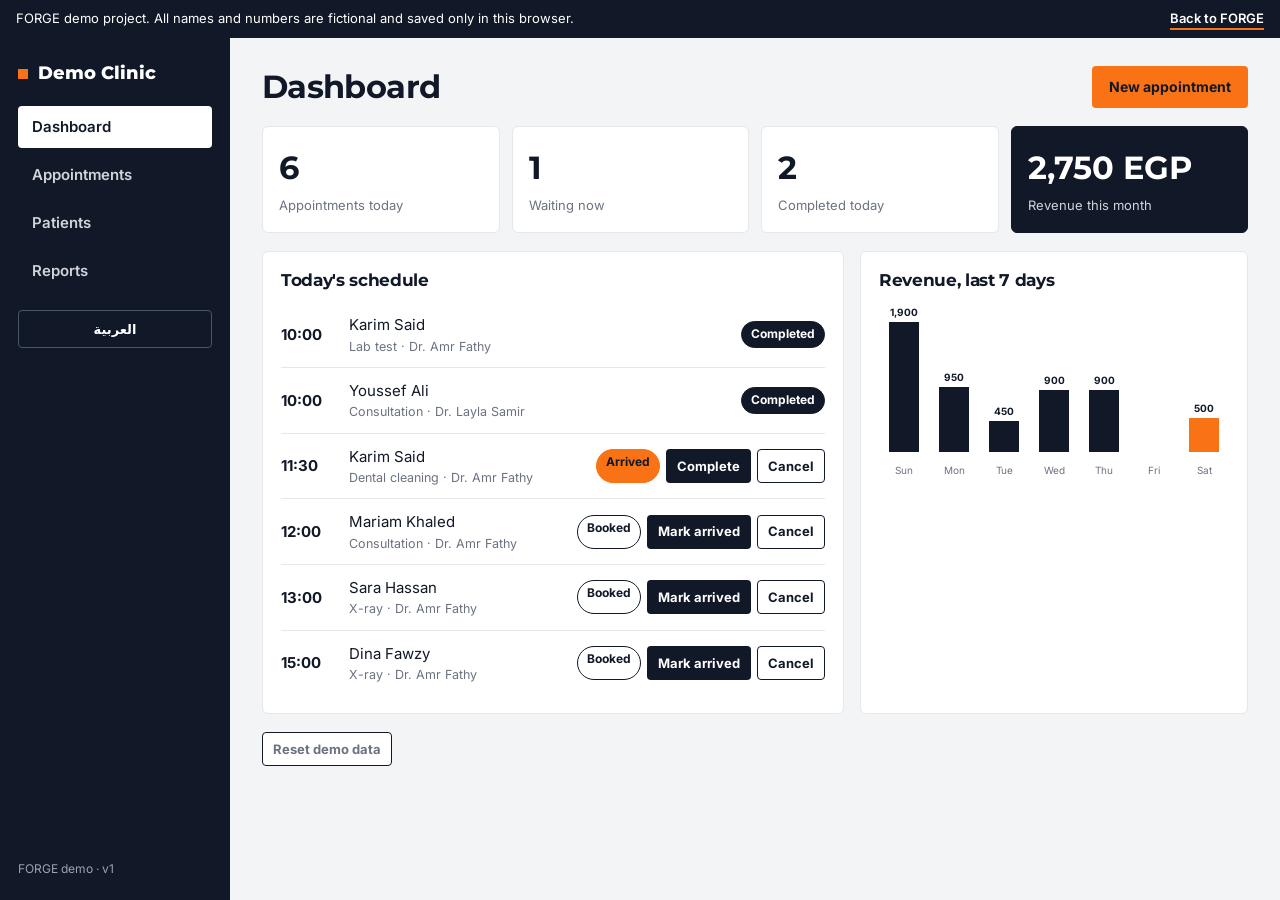
<file: site/demos/clinic/index.html>
<!DOCTYPE html>
<html lang="en" dir="ltr">
<head>
<meta charset="utf-8">
<meta name="viewport" content="width=device-width, initial-scale=1, viewport-fit=cover">
<title>Clinic Management System — FORGE demo</title>
<meta name="description" content="A FORGE demo project: a clinic management system with appointments, patients, dashboard and reports. All data is fictional.">
<meta name="robots" content="noindex">
<link rel="icon" href="../../assets/img/favicon.svg" type="image/svg+xml">
<link rel="preconnect" href="https://fonts.googleapis.com"><link rel="preconnect" href="https://fonts.gstatic.com" crossorigin>
<link href="https://fonts.googleapis.com/css2?family=Cairo:wght@400;600;700&family=Inter:wght@400;500;600;700&family=Montserrat:wght@600;700;800&display=swap" rel="stylesheet">
<style>
:root{--ch:#111827;--sl:#6B7280;--lt:#F3F4F6;--bd:#E5E7EB;--or:#F97316;--fh:"Montserrat",system-ui,sans-serif;--fb:"Inter",system-ui,sans-serif;--fa:"Cairo",system-ui,sans-serif}
*,*::before,*::after{box-sizing:border-box}
body{margin:0;background:var(--lt);color:var(--ch);font:15px/1.55 var(--fb);-webkit-font-smoothing:antialiased}
html[dir=rtl] body{font-family:var(--fa)}
h1,h2,h3,p,ul{margin:0}ul{padding:0;list-style:none}
h1,h2,h3{font-family:var(--fh);letter-spacing:-.02em;line-height:1.2}
html[dir=rtl] h1,html[dir=rtl] h2,html[dir=rtl] h3{font-family:var(--fa);letter-spacing:0}
a{color:inherit;text-decoration:none}button,input,select,textarea{font:inherit;color:inherit}button{cursor:pointer}
:focus-visible{outline:3px solid var(--ch);outline-offset:2px}.side :focus-visible{outline-color:#fff}
[hidden]{display:none!important}
.strip{background:var(--ch);color:#fff;font-size:13px;padding:8px 16px;display:flex;justify-content:space-between;gap:10px;flex-wrap:wrap}
.strip a{border-block-end:2px solid var(--or);font-weight:600}
.app{display:grid;min-height:calc(100vh - 38px)}
.side{background:var(--ch);color:#fff;padding:14px 16px;display:flex;flex-direction:column;gap:10px}
.logo{font-family:var(--fh);font-weight:800;font-size:18px;display:flex;align-items:center;gap:10px}
html[dir=rtl] .logo{font-family:var(--fa)}
.logo i{width:10px;height:10px;background:var(--or);display:inline-block}
.nav{display:flex;gap:6px;overflow-x:auto}
.nav button{flex:none;min-height:42px;padding:0 14px;border:0;border-radius:4px;background:transparent;color:#D1D5DB;font-weight:600;text-align:start}
.nav button[aria-current=page]{background:#fff;color:var(--ch)}
.side .lang{margin-inline-start:auto;min-height:38px;padding:0 12px;border:1px solid #4B5563;border-radius:4px;background:transparent;color:#fff;font-weight:600;font-size:13px}
.sidefoot{display:none}
main{padding:18px 16px 40px;min-width:0}
.top{display:flex;justify-content:space-between;align-items:center;gap:12px;flex-wrap:wrap;margin-block-end:18px}
.top h1{font-size:clamp(1.4rem,3vw,2rem)}
.btn{min-height:42px;padding:8px 16px;border:1px solid transparent;border-radius:4px;font-weight:700;font-size:14px;display:inline-flex;align-items:center;justify-content:center}
.btn-p{background:var(--or);color:var(--ch)}.btn-p:hover{background:#fb8a3c}
.btn-d{background:var(--ch);color:#fff}.btn-l{background:#fff;border-color:var(--ch)}
.btn-s{min-height:34px;padding:4px 10px;font-size:13px}
.kpis{display:grid;grid-template-columns:repeat(2,1fr);gap:12px;margin-block-end:18px}
.kpi{background:#fff;border:1px solid var(--bd);border-radius:6px;padding:16px}.kpi b{display:block;font-family:var(--fh);font-size:clamp(1.4rem,3vw,2rem)}.kpi span{color:var(--sl);font-size:13px}
.kpi.hi{background:var(--ch);color:#fff;border-color:var(--ch)}.kpi.hi span{color:#D1D5DB}
.grid2{display:grid;gap:16px}
.card{background:#fff;border:1px solid var(--bd);border-radius:6px;padding:18px;min-width:0}
.card h2{font-size:17px;margin-block-end:12px}
.row{display:grid;grid-template-columns:56px 1fr auto;gap:12px;align-items:center;padding-block:11px;border-block-end:1px solid var(--bd)}
.row:last-child{border:0}.row small{color:var(--sl);display:block}.time{font-weight:700}
.pill{display:inline-block;padding:3px 9px;border-radius:999px;font-size:12px;font-weight:700;border:1px solid var(--ch)}
.pill.booked{background:#fff}.pill.arrived{background:var(--or);border-color:var(--or)}.pill.done{background:var(--ch);color:#fff}.pill.cancelled{color:var(--sl);border-color:var(--bd);background:var(--lt)}
.acts{display:flex;gap:6px;flex-wrap:wrap;justify-content:flex-end}
.empty{color:var(--sl);padding:20px 0;text-align:center}
.filters{display:flex;gap:10px;flex-wrap:wrap;margin-block-end:14px}
.filters input,.filters select,.field input,.field select,.field textarea{min-height:42px;padding:8px 12px;border:1px solid var(--sl);border-radius:4px;background:#fff;width:100%}
.filters input,.filters select{width:auto;flex:1 1 150px}
.tw{overflow-x:auto}table{width:100%;border-collapse:collapse;font-size:14px;min-width:560px}
th{text-align:start;font-size:12px;color:var(--sl);font-weight:700;padding:8px 10px;border-block-end:2px solid var(--ch)}
td{padding:11px 10px;border-block-end:1px solid var(--bd);vertical-align:middle}
tr.click{cursor:pointer}tr.click:hover{background:var(--lt)}
.bars{display:grid;gap:10px}.bar{display:grid;grid-template-columns:110px 1fr 80px;gap:10px;align-items:center;font-size:13px}
.bar i{display:block;height:14px;background:var(--ch);border-radius:2px;min-width:2px}.bar i.o{background:var(--or)}
.bar span:last-child{text-align:end;font-weight:700}
.chart{width:100%;height:190px}
dialog{width:min(520px,calc(100% - 24px));max-height:calc(100dvh - 24px);padding:0;border:0;border-radius:8px;box-shadow:0 30px 90px rgba(0,0,0,.3)}
dialog::backdrop{background:rgba(17,24,39,.7)}
.dlg{padding:22px}.dlg h2{font-size:21px;margin-block-end:14px;padding-inline-end:40px}
.x{position:absolute;inset-block-start:12px;inset-inline-end:12px;width:38px;height:38px;border:1px solid var(--bd);border-radius:50%;background:#fff;font-size:20px}
.field{display:grid;gap:5px;margin-block-start:12px}.field label{font-size:13px;font-weight:700}
.two{display:grid;grid-template-columns:1fr 1fr;gap:10px}
.err{font-size:12px;font-weight:600;border-inline-start:3px solid var(--or);padding-inline-start:8px}
.hist{margin-block-start:14px}.hist li{display:flex;justify-content:space-between;gap:10px;padding-block:8px;border-block-end:1px solid var(--bd);font-size:14px}
.note{color:var(--sl);font-size:12px;margin-block-start:18px}
@media(min-width:900px){
 .app{grid-template-columns:230px 1fr}.side{padding:22px 18px;position:sticky;inset-block-start:0;height:calc(100vh - 38px)}
 .nav{flex-direction:column}.side .lang{margin:0;width:100%}
 .sidefoot{display:block;margin-block-start:auto;color:#9CA3AF;font-size:12px}
 main{padding:28px 32px 60px}.kpis{grid-template-columns:repeat(4,1fr)}.grid2{grid-template-columns:1.2fr .8fr}.side{gap:18px}
}
@media(prefers-reduced-motion:reduce){*{transition:none!important;animation:none!important}}
</style>
</head>
<body>
<div class="strip"><span id="demoNote"></span><a id="back" href="../../work/"></a></div>
<div class="app">
<aside class="side"><div class="logo"><i></i><span id="clinicName"></span></div><nav class="nav" id="nav" aria-label="Sections"></nav><button class="lang" id="langBtn" type="button"></button><p class="sidefoot" id="sideFoot"></p></aside>
<main id="main"></main>
</div>
<dialog id="dlg"><button class="x" id="dlgX" type="button" aria-label="Close">×</button><div class="dlg" id="dlgBody"></div></dialog>
<script>
(function(){
"use strict";
var SV=[{id:"consult",en:"Consultation",ar:"كشف",fee:300},{id:"follow",en:"Follow-up",ar:"متابعة",fee:150},{id:"clean",en:"Dental cleaning",ar:"تنظيف أسنان",fee:500},{id:"xray",en:"X-ray",ar:"أشعة",fee:250},{id:"lab",en:"Lab test",ar:"تحليل",fee:200}];
var DR=[{id:"amr",en:"Dr. Amr Fathy",ar:"د. عمرو فتحي"},{id:"layla",en:"Dr. Layla Samir",ar:"د. ليلى سمير"}];
var PN=[["Sara Hassan","سارة حسن"],["Ahmed Mostafa","أحمد مصطفى"],["Nour Adel","نور عادل"],["Youssef Ali","يوسف علي"],["Mariam Khaled","مريم خالد"],["Karim Said","كريم سعيد"],["Heba Ibrahim","هبة إبراهيم"],["Omar Nabil","عمر نبيل"],["Dina Fawzy","دينا فوزي"],["Tarek Gamal","طارق جمال"]];
var T={
en:{demo:"FORGE demo project. All names and numbers are fictional and saved only in this browser.",back:"Back to FORGE",clinic:"Demo Clinic",
 dash:"Dashboard",appts:"Appointments",pts:"Patients",rep:"Reports",foot:"FORGE demo · v1",
 today:"Today",kToday:"Appointments today",kWait:"Waiting now",kDone:"Completed today",kRev:"Revenue this month",schedule:"Today's schedule",last7:"Revenue, last 7 days",none:"Nothing scheduled.",
 booked:"Booked",arrived:"Arrived",done:"Completed",cancelled:"Cancelled",toArrived:"Mark arrived",toDone:"Complete",cancel:"Cancel",
 newAppt:"New appointment",date:"Date",time:"Time",service:"Service",doctor:"Doctor",patient:"Patient",newPt:"New patient…",status:"Status",fee:"Fee",allSt:"All statuses",
 save:"Save",close:"Close",name:"Name",phone:"Phone",age:"Age",addPt:"Add patient",search:"Search by name or phone",visits:"Visits",lastV:"Last visit",never:"—",
 history:"Visit history",notes:"Notes",saveNote:"Save note",saved:"Saved",noVisits:"No visits yet.",range:"Period",d7:"Last 7 days",d30:"Last 30 days",d90:"Last 90 days",
 rRev:"Revenue",rVis:"Completed visits",rCan:"Cancellation rate",byService:"Revenue by service",byStatus:"Appointments by status",csv:"Export CSV",reset:"Reset demo data",
 eName:"Please enter a name.",ePhone:"Please enter a valid phone number.",eDate:"Please choose a date.",ePt:"Please choose a patient or enter a new name.",egp:"EGP",age_:"years"},
ar:{demo:"مشروع تجريبي من FORGE. كل الأسماء والأرقام وهمية وتُحفظ في هذا المتصفح فقط.",back:"العودة إلى FORGE",clinic:"عيادة تجريبية",
 dash:"لوحة اليوم",appts:"المواعيد",pts:"المرضى",rep:"التقارير",foot:"نموذج FORGE التجريبي",
 today:"اليوم",kToday:"مواعيد اليوم",kWait:"في الانتظار الآن",kDone:"مكتمل اليوم",kRev:"إيراد هذا الشهر",schedule:"جدول اليوم",last7:"الإيراد آخر 7 أيام",none:"لا توجد مواعيد.",
 booked:"محجوز",arrived:"وصل",done:"مكتمل",cancelled:"ملغي",toArrived:"سجّل الوصول",toDone:"إتمام",cancel:"إلغاء",
 newAppt:"موعد جديد",date:"التاريخ",time:"الوقت",service:"الخدمة",doctor:"الطبيب",patient:"المريض",newPt:"مريض جديد…",status:"الحالة",fee:"الرسوم",allSt:"كل الحالات",
 save:"حفظ",close:"إغلاق",name:"الاسم",phone:"الهاتف",age:"السن",addPt:"إضافة مريض",search:"ابحث بالاسم أو الهاتف",visits:"الزيارات",lastV:"آخر زيارة",never:"—",
 history:"سجل الزيارات",notes:"ملاحظات",saveNote:"حفظ الملاحظة",saved:"تم الحفظ",noVisits:"لا زيارات بعد.",range:"الفترة",d7:"آخر 7 أيام",d30:"آخر 30 يومًا",d90:"آخر 90 يومًا",
 rRev:"الإيراد",rVis:"زيارات مكتملة",rCan:"نسبة الإلغاء",byService:"الإيراد حسب الخدمة",byStatus:"المواعيد حسب الحالة",csv:"تصدير CSV",reset:"إعادة ضبط بيانات التجربة",
 eName:"من فضلك اكتب الاسم.",ePhone:"من فضلك اكتب رقم هاتف صحيحًا.",eDate:"من فضلك اختر التاريخ.",ePt:"اختر مريضًا أو اكتب اسمًا جديدًا.",egp:"ج.م",age_:"سنة"}};
var K={p:"forge-clinic-patients",a:"forge-clinic-appts",lang:"forge-demo-lang"};
function ls(k,d){try{var v=localStorage.getItem(k);return v?JSON.parse(v):d}catch(e){return d}}
function sv(k,v){try{localStorage.setItem(k,JSON.stringify(v))}catch(e){}}
var lang=ls(K.lang,null)||((document.referrer.indexOf("/ar/")>-1||(navigator.language||"").indexOf("ar")===0)?"ar":"en");
var S={view:"dash",date:"",stf:"all",q:"",range:30,err:{}};
var $=function(s){return document.querySelector(s)};
function t(k){return T[lang][k]||k}
function esc(s){return String(s==null?"":s).replace(/[&<>"']/g,function(c){return{"&":"&amp;","<":"&lt;",">":"&gt;",'"':"&quot;","'":"&#39;"}[c]})}
function nf(n){return new Intl.NumberFormat(lang==="ar"?"ar-EG":"en-US").format(n)}
function money(n){return nf(n)+" "+t("egp")}
function pad(n){return(n<10?"0":"")+n}
function ymd(d){return d.getFullYear()+"-"+pad(d.getMonth()+1)+"-"+pad(d.getDate())}
function addDays(d,n){var x=new Date(d);x.setDate(x.getDate()+n);return x}
function pts(){return ls(K.p,[])}function aps(){return ls(K.a,[])}
function ptName(p){return lang==="ar"&&p.ar?p.ar:p.en}
function find(arr,id){return arr.filter(function(x){return x.id===id})[0]}
function svc(id){return find(SV,id)||SV[0]}function sname(o){return lang==="ar"?o.ar:o.en}
function dateLabel(s){var d=new Date(s+"T12:00:00");return d.toLocaleDateString(lang==="ar"?"ar-EG":"en-GB",{weekday:"short",day:"numeric",month:"short"})}
function seed(){
 if(pts().length&&aps().length)return;
 var P=PN.map(function(n,i){return{id:"p"+(i+1),en:n[0],ar:n[1],phone:"0100"+(1000000+i*137),age:22+i*4,note:""}});
 var A=[],id=1,seedN=7,now=new Date();
 function rnd(){seedN=(seedN*9301+49297)%233280;return seedN/233280}
 for(var d=-14;d<=3;d++){
  var day=addDays(now,d),n=d===0?6:3+Math.floor(rnd()*3);
  if(day.getDay()===5)continue;
  for(var k=0;k<n;k++){
   var s=SV[Math.floor(rnd()*SV.length)],hh=9+k*1+(Math.floor(rnd()*2)),st;
   if(d<0)st=rnd()<.12?"cancelled":"done";else if(d===0)st=["done","done","arrived","booked","booked","booked"][k]||"booked";else st="booked";
   A.push({id:"a"+(id++),pid:P[Math.floor(rnd()*P.length)].id,date:ymd(day),time:pad(Math.min(hh,19))+":"+(rnd()<.5?"00":"30"),svc:s.id,doc:DR[Math.floor(rnd()*2)].id,status:st,fee:s.fee});
  }}
 sv(K.p,P);sv(K.a,A);
}
function badge(s){return'<span class="pill '+s+'">'+esc(t(s))+'</span>'}
var NEXT={booked:"arrived",arrived:"done"};
function actions(a){return(NEXT[a.status]?'<button class="btn btn-d btn-s" type="button" data-adv="'+a.id+'">'+esc(t(NEXT[a.status]==="arrived"?"toArrived":"toDone"))+'</button>':"")+((a.status==="booked"||a.status==="arrived")?'<button class="btn btn-l btn-s" type="button" data-can="'+a.id+'">'+esc(t("cancel"))+'</button>':"")}
/* ---------- views ---------- */
function render(){
 document.documentElement.lang=lang;document.documentElement.dir=lang==="ar"?"rtl":"ltr";
 $("#demoNote").textContent=t("demo");$("#back").textContent=t("back");$("#back").href=lang==="ar"?"../../ar/work/":"../../work/";
 $("#clinicName").textContent=t("clinic");$("#sideFoot").textContent=t("foot");$("#langBtn").textContent=lang==="ar"?"English":"العربية";
 document.title=t("clinic")+" — FORGE demo";
 $("#nav").innerHTML=[["dash","dash"],["appts","appts"],["pts","pts"],["rep","rep"]].map(function(v){return'<button type="button" data-view="'+v[0]+'"'+(S.view===v[0]?' aria-current="page"':"")+'>'+esc(t(v[1]))+'</button>'}).join("");
 ({dash:vDash,appts:vAppts,pts:vPts,rep:vRep})[S.view]();
}
function vDash(){
 var A=aps(),P=pts(),today=ymd(new Date()),mon=today.slice(0,7);
 var td=A.filter(function(a){return a.date===today&&a.status!=="cancelled"}).sort(function(a,b){return a.time<b.time?-1:1});
 var wait=td.filter(function(a){return a.status==="arrived"}).length,dn=td.filter(function(a){return a.status==="done"}).length;
 var rev=A.filter(function(a){return a.status==="done"&&a.date.slice(0,7)===mon}).reduce(function(s,a){return s+a.fee},0);
 var rows=td.map(function(a){var p=find(P,a.pid)||{en:"?"};return'<div class="row"><span class="time">'+esc(a.time)+'</span><div>'+esc(ptName(p))+'<small>'+esc(sname(svc(a.svc)))+' · '+esc(sname(find(DR,a.doc)))+'</small></div><div class="acts">'+badge(a.status)+actions(a)+'</div></div>'}).join("");
 var days=[];for(var i=6;i>=0;i--){var dd=ymd(addDays(new Date(),-i));days.push({d:dd,v:A.filter(function(a){return a.date===dd&&a.status==="done"}).reduce(function(s,a){return s+a.fee},0)})}
 var max=Math.max.apply(null,days.map(function(x){return x.v}))||1,w=100/7;
 var svg='<svg class="chart" viewBox="0 0 350 190" role="img" aria-label="'+esc(t("last7"))+'">'+days.map(function(x,i){var h=Math.round(x.v/max*130),cx=i*50+25;return'<rect x="'+(cx-15)+'" y="'+(150-h)+'" width="30" height="'+h+'" fill="'+(i===6?"#F97316":"#111827")+'"/><text x="'+cx+'" y="172" text-anchor="middle" font-size="10" fill="#6B7280">'+esc(new Date(x.d+"T12:00:00").toLocaleDateString(lang==="ar"?"ar-EG":"en-GB",{weekday:"short"}))+'</text><text x="'+cx+'" y="'+(144-h)+'" text-anchor="middle" font-size="10" font-weight="700" fill="#111827">'+(x.v?nf(x.v):"")+'</text>'}).join("")+'</svg>';
 $("#main").innerHTML='<div class="top"><h1>'+esc(t("dash"))+'</h1><button class="btn btn-p" type="button" data-new="1">'+esc(t("newAppt"))+'</button></div>'+
 '<div class="kpis"><div class="kpi"><b>'+nf(td.length)+'</b><span>'+esc(t("kToday"))+'</span></div><div class="kpi"><b>'+nf(wait)+'</b><span>'+esc(t("kWait"))+'</span></div><div class="kpi"><b>'+nf(dn)+'</b><span>'+esc(t("kDone"))+'</span></div><div class="kpi hi"><b>'+money(rev)+'</b><span>'+esc(t("kRev"))+'</span></div></div>'+
 '<div class="grid2"><section class="card"><h2>'+esc(t("schedule"))+'</h2>'+(rows||'<p class="empty">'+esc(t("none"))+'</p>')+'</section><section class="card"><h2>'+esc(t("last7"))+'</h2>'+svg+'</section></div><p class="note"><button class="btn btn-l btn-s" type="button" id="reset">'+esc(t("reset"))+'</button></p>';
}
function vAppts(){
 if(!S.date)S.date=ymd(new Date());
 var A=aps(),P=pts();
 var list=A.filter(function(a){return a.date===S.date&&(S.stf==="all"||a.status===S.stf)}).sort(function(a,b){return a.time<b.time?-1:1});
 var rows=list.map(function(a){var p=find(P,a.pid)||{en:"?"};return'<tr><td class="time">'+esc(a.time)+'</td><td>'+esc(ptName(p))+'</td><td>'+esc(sname(svc(a.svc)))+'</td><td>'+esc(sname(find(DR,a.doc)))+'</td><td>'+money(a.fee)+'</td><td>'+badge(a.status)+'</td><td><div class="acts">'+actions(a)+'</div></td></tr>'}).join("");
 var opts=["all","booked","arrived","done","cancelled"].map(function(s){return'<option value="'+s+'"'+(S.stf===s?" selected":"")+'>'+esc(s==="all"?t("allSt"):t(s))+'</option>'}).join("");
 $("#main").innerHTML='<div class="top"><h1>'+esc(t("appts"))+'</h1><button class="btn btn-p" type="button" data-new="1">'+esc(t("newAppt"))+'</button></div><section class="card"><div class="filters"><input type="date" id="fDate" value="'+esc(S.date)+'" aria-label="'+esc(t("date"))+'"><select id="fSt" aria-label="'+esc(t("status"))+'">'+opts+'</select></div>'+
 (rows?'<div class="tw"><table><thead><tr><th>'+esc(t("time"))+'</th><th>'+esc(t("patient"))+'</th><th>'+esc(t("service"))+'</th><th>'+esc(t("doctor"))+'</th><th>'+esc(t("fee"))+'</th><th>'+esc(t("status"))+'</th><th></th></tr></thead><tbody>'+rows+'</tbody></table></div>':'<p class="empty">'+esc(t("none"))+'</p>')+'</section>';
}
function vPts(){
 var P=pts(),A=aps(),q=S.q.trim().toLowerCase(),today=ymd(new Date());
 var list=P.filter(function(p){return!q||(p.en+" "+p.ar+" "+p.phone).toLowerCase().indexOf(q)>-1});
 var rows=list.map(function(p){var v=A.filter(function(a){return a.pid===p.id&&a.status==="done"}).sort(function(a,b){return a.date<b.date?1:-1});
  return'<tr class="click" tabindex="0" data-pt="'+p.id+'"><td><b>'+esc(ptName(p))+'</b></td><td dir="ltr" style="text-align:start">'+esc(p.phone)+'</td><td>'+esc(p.age)+'</td><td>'+v.length+'</td><td>'+(v[0]?esc(dateLabel(v[0].date)):t("never"))+'</td></tr>'}).join("");
 $("#main").innerHTML='<div class="top"><h1>'+esc(t("pts"))+'</h1><button class="btn btn-p" type="button" data-addpt="1">'+esc(t("addPt"))+'</button></div><section class="card"><div class="filters"><input type="search" id="fQ" placeholder="'+esc(t("search"))+'" aria-label="'+esc(t("search"))+'" value="'+esc(S.q)+'"></div>'+
 (rows?'<div class="tw"><table><thead><tr><th>'+esc(t("name"))+'</th><th>'+esc(t("phone"))+'</th><th>'+esc(t("age"))+'</th><th>'+esc(t("visits"))+'</th><th>'+esc(t("lastV"))+'</th></tr></thead><tbody>'+rows+'</tbody></table></div>':'<p class="empty">'+esc(t("none"))+'</p>')+'</section>';
}
function rangeData(){
 var from=ymd(addDays(new Date(),-S.range+1)),to=ymd(new Date());
 return aps().filter(function(a){return a.date>=from&&a.date<=to})
}
function vRep(){
 var R=rangeData(),done=R.filter(function(a){return a.status==="done"}),can=R.filter(function(a){return a.status==="cancelled"});
 var rev=done.reduce(function(s,a){return s+a.fee},0),rate=R.length?Math.round(can.length/R.length*100):0;
 var bySvc=SV.map(function(s){return{n:sname(s),v:done.filter(function(a){return a.svc===s.id}).reduce(function(x,a){return x+a.fee},0)}}),mx=Math.max.apply(null,bySvc.map(function(x){return x.v}))||1;
 var stat=["booked","arrived","done","cancelled"].map(function(s){return{n:t(s),v:R.filter(function(a){return a.status===s}).length}}),ms=Math.max.apply(null,stat.map(function(x){return x.v}))||1;
 var opts=[7,30,90].map(function(d){return'<option value="'+d+'"'+(S.range===d?" selected":"")+'>'+esc(t("d"+d))+'</option>'}).join("");
 var bar=function(x,max,o){return'<div class="bar"><span>'+esc(x.n)+'</span><i class="'+(o?"o":"")+'" style="width:'+Math.round(x.v/max*100)+'%"></i><span>'+(o===2?nf(x.v):money(x.v))+'</span></div>'};
 $("#main").innerHTML='<div class="top"><h1>'+esc(t("rep"))+'</h1><div class="acts"><select id="fRange" aria-label="'+esc(t("range"))+'" style="min-height:42px;padding:0 12px;border:1px solid #6B7280;border-radius:4px;background:#fff">'+opts+'</select><button class="btn btn-l" type="button" id="csv">'+esc(t("csv"))+'</button></div></div>'+
 '<div class="kpis" style="grid-template-columns:repeat(auto-fit,minmax(150px,1fr))"><div class="kpi hi"><b>'+money(rev)+'</b><span>'+esc(t("rRev"))+'</span></div><div class="kpi"><b>'+nf(done.length)+'</b><span>'+esc(t("rVis"))+'</span></div><div class="kpi"><b>'+nf(rate)+'%</b><span>'+esc(t("rCan"))+'</span></div></div>'+
 '<div class="grid2" style="grid-template-columns:repeat(auto-fit,minmax(280px,1fr))"><section class="card"><h2>'+esc(t("byService"))+'</h2><div class="bars">'+bySvc.map(function(x){return bar(x,mx,1)}).join("")+'</div></section><section class="card"><h2>'+esc(t("byStatus"))+'</h2><div class="bars">'+stat.map(function(x){return bar(x,ms,2)}).join("")+'</div></section></div>';
}
/* ---------- dialogs ---------- */
function dlg(h){$("#dlgBody").innerHTML=h;var d=$("#dlg");if(!d.open)d.showModal()}
function close(){var d=$("#dlg");if(d.open)d.close()}
function field(id,label,html,err){return'<div class="field"><label for="'+id+'">'+esc(label)+'</label>'+html+(err?'<span class="err">'+esc(err)+'</span>':"")+'</div>'}
function newAppt(e){
 e=e||{};var P=pts();
 var po='<option value="">—</option>'+P.map(function(p){return'<option value="'+p.id+'">'+esc(ptName(p))+'</option>'}).join("")+'<option value="__new">'+esc(t("newPt"))+'</option>';
 dlg('<h2>'+esc(t("newAppt"))+'</h2>'+field("n-pt",t("patient"),'<select id="n-pt">'+po+'</select>',e.pt)+'<div id="n-new" hidden>'+field("n-name",t("name"),'<input id="n-name">',e.name)+field("n-phone",t("phone"),'<input id="n-phone" type="tel">',e.phone)+'</div>'+
  '<div class="two">'+field("n-date",t("date"),'<input id="n-date" type="date" value="'+esc(S.date||ymd(new Date()))+'">',e.date)+field("n-time",t("time"),'<input id="n-time" type="time" value="10:00">')+'</div>'+
  '<div class="two">'+field("n-svc",t("service"),'<select id="n-svc">'+SV.map(function(s){return'<option value="'+s.id+'">'+esc(sname(s))+' — '+money(s.fee)+'</option>'}).join("")+'</select>')+field("n-doc",t("doctor"),'<select id="n-doc">'+DR.map(function(d){return'<option value="'+d.id+'">'+esc(sname(d))+'</option>'}).join("")+'</select>')+'</div>'+
  '<button class="btn btn-p" style="width:100%;margin-block-start:18px" type="button" id="saveAppt">'+esc(t("save"))+'</button>');
}
function saveAppt(){
 var pt=$("#n-pt").value,e={},P=pts();
 if(!pt)e.pt=t("ePt");
 if(pt==="__new"){if($("#n-name").value.trim().length<2)e.name=t("eName");if(!/^[+0-9()\s.-]{7,20}$/.test($("#n-phone").value.trim()))e.phone=t("ePhone")}
 if(!$("#n-date").value)e.date=t("eDate");
 if(Object.keys(e).length){var keep={pt:pt,date:$("#n-date").value,time:$("#n-time").value,svc:$("#n-svc").value,doc:$("#n-doc").value,name:pt==="__new"?$("#n-name").value:"",phone:pt==="__new"?$("#n-phone").value:""};newAppt(e);
  $("#n-pt").value=keep.pt;if(keep.pt==="__new")$("#n-new").hidden=false;$("#n-name").value=keep.name;$("#n-phone").value=keep.phone;$("#n-date").value=keep.date;$("#n-time").value=keep.time;$("#n-svc").value=keep.svc;$("#n-doc").value=keep.doc;return}
 if(pt==="__new"){var np={id:"p"+Date.now(),en:$("#n-name").value.trim(),ar:"",phone:$("#n-phone").value.trim(),age:"",note:""};P.push(np);sv(K.p,P);pt=np.id}
 var A=aps(),s=svc($("#n-svc").value);A.push({id:"a"+Date.now(),pid:pt,date:$("#n-date").value,time:$("#n-time").value||"10:00",svc:s.id,doc:$("#n-doc").value,status:"booked",fee:s.fee});sv(K.a,A);
 S.date=$("#n-date").value;close();if(S.view==="dash")S.view="appts";render();
}
function addPt(e){
 e=e||{};dlg('<h2>'+esc(t("addPt"))+'</h2>'+field("p-name",t("name"),'<input id="p-name">',e.name)+'<div class="two">'+field("p-phone",t("phone"),'<input id="p-phone" type="tel">',e.phone)+field("p-age",t("age"),'<input id="p-age" type="number" min="0" max="120">')+'</div><button class="btn btn-p" style="width:100%;margin-block-start:18px" type="button" id="savePt">'+esc(t("save"))+'</button>');
}
function savePt(){
 var e={};if($("#p-name").value.trim().length<2)e.name=t("eName");if(!/^[+0-9()\s.-]{7,20}$/.test($("#p-phone").value.trim()))e.phone=t("ePhone");
 if(Object.keys(e).length){var n=$("#p-name").value,ph=$("#p-phone").value,ag=$("#p-age").value;addPt(e);$("#p-name").value=n;$("#p-phone").value=ph;$("#p-age").value=ag;return}
 var P=pts();P.push({id:"p"+Date.now(),en:$("#p-name").value.trim(),ar:"",phone:$("#p-phone").value.trim(),age:$("#p-age").value,note:""});sv(K.p,P);close();render();
}
function ptDialog(id){
 var p=find(pts(),id);if(!p)return;
 var v=aps().filter(function(a){return a.pid===id&&a.status!=="cancelled"}).sort(function(a,b){return a.date<b.date?1:-1});
 dlg('<h2>'+esc(ptName(p))+'</h2><p class="note" style="margin:0" dir="auto">'+esc(p.phone)+(p.age?" · "+esc(p.age)+" "+esc(t("age_")):"")+'</p><h3 style="margin-block-start:18px;font-size:15px">'+esc(t("history"))+'</h3><ul class="hist">'+(v.map(function(a){return'<li><span>'+esc(dateLabel(a.date))+' · '+esc(sname(svc(a.svc)))+'</span>'+badge(a.status)+'</li>'}).join("")||'<li>'+esc(t("noVisits"))+'</li>')+'</ul>'+
  field("pt-note",t("notes"),'<textarea id="pt-note" rows="3" data-pid="'+esc(id)+'">'+esc(p.note)+'</textarea>')+'<button class="btn btn-d" style="margin-block-start:12px" type="button" data-savenote="'+esc(id)+'">'+esc(t("saveNote"))+'</button> <span id="noteOk" class="note" role="status"></span>');
}
function csv(){
 var P=pts(),rows=[["date","time","patient","service","doctor","status","fee"]].concat(rangeData().sort(function(a,b){return a.date+a.time<b.date+b.time?-1:1}).map(function(a){var p=find(P,a.pid)||{};return[a.date,a.time,p.en||"",svc(a.svc).en,find(DR,a.doc).en,a.status,a.fee]}));
 var txt="\ufeff"+rows.map(function(r){return r.map(function(c){return'"'+String(c).replace(/"/g,'""')+'"'}).join(",")}).join("\n");
 var url=URL.createObjectURL(new Blob([txt],{type:"text/csv;charset=utf-8"})),a=document.createElement("a");a.href=url;a.download="clinic-appointments.csv";document.body.appendChild(a);a.click();a.remove();setTimeout(function(){URL.revokeObjectURL(url)},500);
}
/* ---------- events ---------- */
document.addEventListener("click",function(ev){
 var tr=ev.target.closest("[data-pt]");if(tr&&!ev.target.closest("button")){ptDialog(tr.dataset.pt);return}
 var b=ev.target.closest("button");if(!b)return;
 if(b.dataset.view){S.view=b.dataset.view;render();return}
 if(b.id==="langBtn"){lang=lang==="ar"?"en":"ar";sv(K.lang,lang);render();return}
 if(b.dataset.new){newAppt();return}if(b.dataset.addpt){addPt();return}
 if(b.id==="saveAppt"){saveAppt();return}if(b.id==="savePt"){savePt();return}if(b.id==="dlgX"){close();return}
 if(b.dataset.adv){var A=aps();A.forEach(function(a){if(a.id===b.dataset.adv&&NEXT[a.status])a.status=NEXT[a.status]});sv(K.a,A);render();return}
 if(b.dataset.can){var A2=aps();A2.forEach(function(a){if(a.id===b.dataset.can)a.status="cancelled"});sv(K.a,A2);render();return}
 if(b.dataset.savenote){var P=pts();P.forEach(function(p){if(p.id===b.dataset.savenote)p.note=$("#pt-note").value});sv(K.p,P);$("#noteOk").textContent=t("saved");return}
 if(b.id==="csv"){csv();return}
 if(b.id==="reset"){try{localStorage.removeItem(K.p);localStorage.removeItem(K.a)}catch(e){}seed();S.date="";render();return}
});
document.addEventListener("keydown",function(ev){if((ev.key==="Enter"||ev.key===" ")&&ev.target.matches&&ev.target.matches("tr[data-pt]")){ev.preventDefault();ptDialog(ev.target.dataset.pt)}});
document.addEventListener("change",function(ev){var el=ev.target;
 if(el.id==="n-pt"){$("#n-new").hidden=el.value!=="__new";return}
 if(el.id==="fDate"){S.date=el.value;render();return}if(el.id==="fSt"){S.stf=el.value;render();return}if(el.id==="fRange"){S.range=+el.value;render()}
});
document.addEventListener("input",function(ev){if(ev.target.id==="fQ"){S.q=ev.target.value;var pos=ev.target.selectionStart;vPts();var n=$("#fQ");n.focus();try{n.setSelectionRange(pos,pos)}catch(e){}}});
$("#dlg").addEventListener("click",function(e){if(e.target===this)close()});
window.addEventListener("storage",render);
seed();render();
})();
</script>
</body>
</html>
</file>
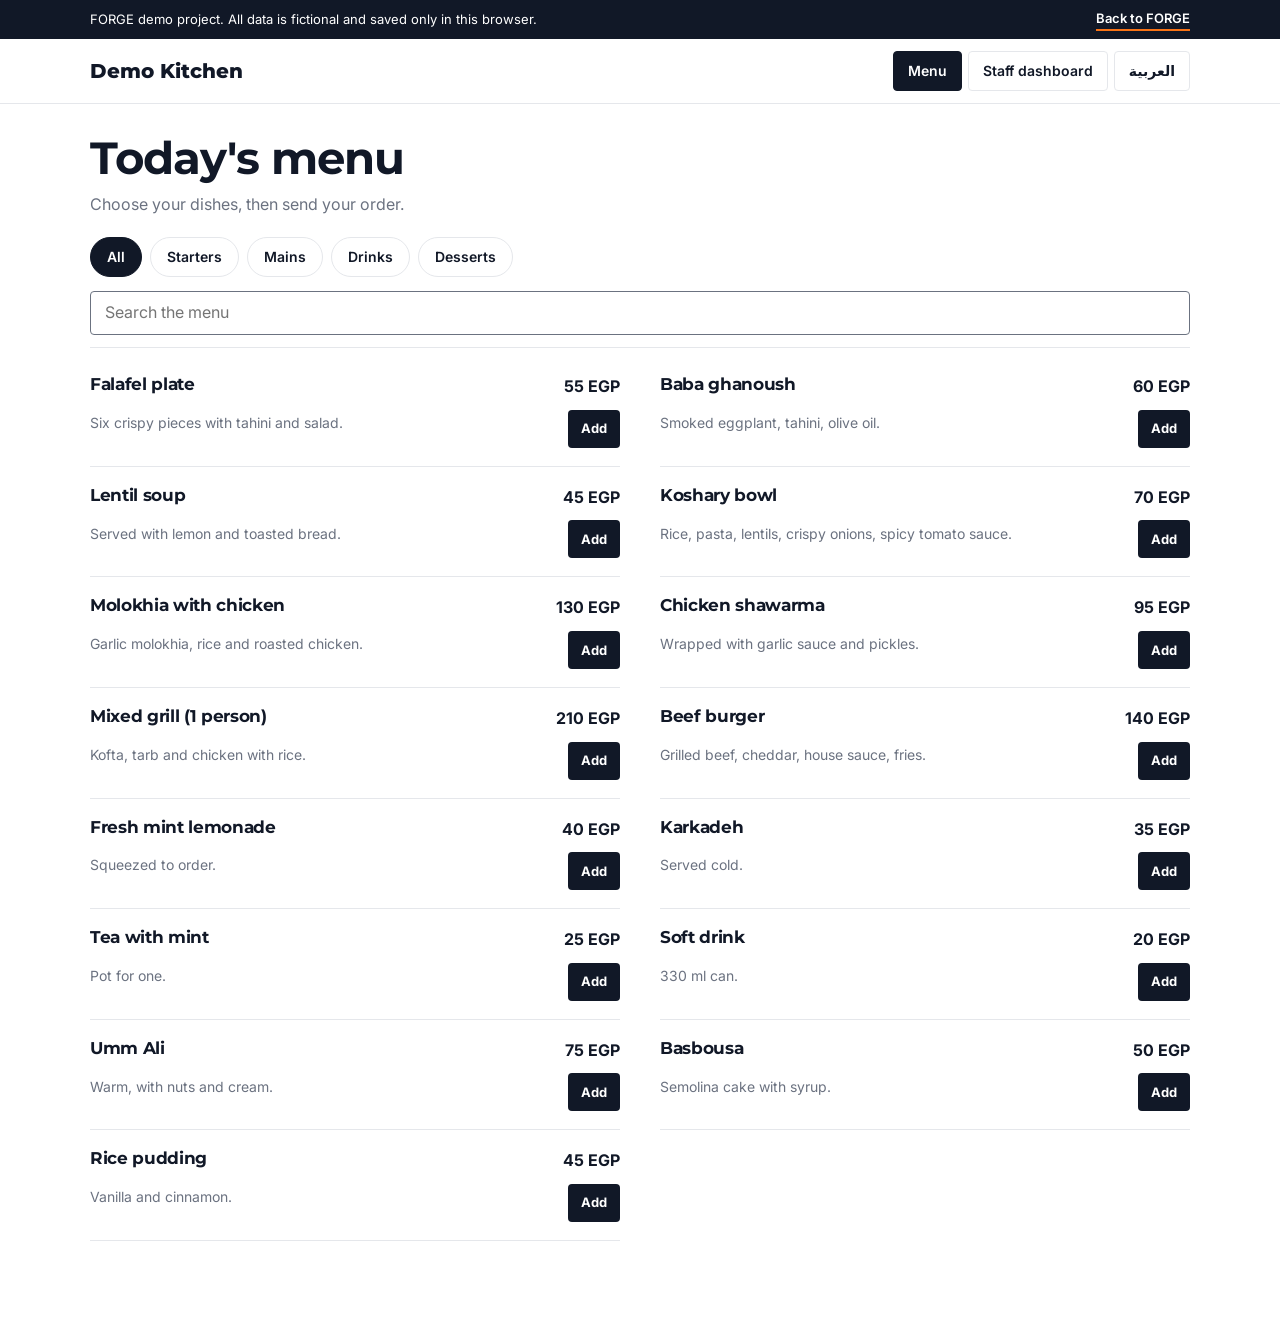
<file: site/demos/restaurant/index.html>
<!DOCTYPE html>
<html lang="en" dir="ltr">
<head>
<meta charset="utf-8">
<meta name="viewport" content="width=device-width, initial-scale=1, viewport-fit=cover">
<title>Restaurant Digital Platform — FORGE demo</title>
<meta name="description" content="A FORGE demo project: a restaurant digital menu with online ordering and a staff order dashboard. All data is fictional.">
<meta name="robots" content="noindex">
<link rel="icon" href="../../assets/img/favicon.svg" type="image/svg+xml">
<link rel="preconnect" href="https://fonts.googleapis.com"><link rel="preconnect" href="https://fonts.gstatic.com" crossorigin>
<link href="https://fonts.googleapis.com/css2?family=Cairo:wght@400;600;700&family=Inter:wght@400;500;600;700&family=Montserrat:wght@600;700;800&display=swap" rel="stylesheet">
<style>
:root{--ch:#111827;--sl:#6B7280;--lt:#F3F4F6;--bd:#E5E7EB;--or:#F97316;--fh:"Montserrat",system-ui,sans-serif;--fb:"Inter",system-ui,sans-serif;--fa:"Cairo",system-ui,sans-serif}
*,*::before,*::after{box-sizing:border-box}
body{margin:0;background:#fff;color:var(--ch);font:16px/1.6 var(--fb);-webkit-font-smoothing:antialiased;padding-block-end:90px}
html[dir=rtl] body{font-family:var(--fa)}
h1,h2,h3,p,ul{margin:0}ul{padding:0;list-style:none}
h1,h2,h3{font-family:var(--fh);letter-spacing:-.02em;line-height:1.2}
html[dir=rtl] h1,html[dir=rtl] h2,html[dir=rtl] h3{font-family:var(--fa);letter-spacing:0}
a{color:inherit;text-decoration:none}button,input,textarea,select{font:inherit;color:inherit}button{cursor:pointer}
:focus-visible{outline:3px solid var(--ch);outline-offset:2px}
[hidden]{display:none!important}
.wrap{width:calc(100% - 32px);max-width:1100px;margin-inline:auto}
.demo-strip{background:var(--ch);color:#fff;font-size:13px}
.demo-strip .wrap{display:flex;gap:12px;align-items:center;justify-content:space-between;padding-block:8px;flex-wrap:wrap}
.demo-strip a{border-block-end:2px solid var(--or);font-weight:600}
.topbar{position:sticky;inset-block-start:0;z-index:20;background:rgba(255,255,255,.96);backdrop-filter:blur(10px);border-block-end:1px solid var(--bd)}
.topbar .wrap{display:flex;align-items:center;gap:14px;padding-block:12px;flex-wrap:wrap}
.brand{font-family:var(--fh);font-weight:800;font-size:20px}
html[dir=rtl] .brand{font-family:var(--fa)}
.tabs{display:flex;gap:6px;margin-inline-start:auto}
.tab,.lang{min-height:40px;padding:0 14px;border:1px solid var(--bd);border-radius:4px;background:#fff;font-weight:600;font-size:14px;display:inline-flex;align-items:center}
.tab[aria-current=page]{background:var(--ch);color:#fff;border-color:var(--ch)}
.btn{min-height:46px;padding:10px 18px;border:1px solid transparent;border-radius:4px;font-weight:700;font-size:14px;display:inline-flex;align-items:center;justify-content:center;gap:8px}
.btn-p{background:var(--or);color:var(--ch)}.btn-p:hover{background:#fb8a3c}
.btn-d{background:var(--ch);color:#fff}.btn-l{border-color:var(--ch);background:#fff}
.btn-s{min-height:38px;padding:6px 12px;font-size:13px}
.btn[disabled]{opacity:.45;cursor:not-allowed}
.hero{padding-block:28px 8px}.hero h1{font-size:clamp(1.8rem,5vw,2.8rem)}.hero p{color:var(--sl);margin-block-start:6px}
.controls{position:sticky;inset-block-start:64px;z-index:15;background:#fff;padding-block:12px;border-block-end:1px solid var(--bd)}
.cats{display:flex;gap:8px;overflow-x:auto;padding-block-end:4px}
.cat{flex:none;min-height:40px;padding:0 16px;border:1px solid var(--bd);border-radius:999px;background:#fff;font-weight:600;font-size:14px}
.cat[aria-pressed=true]{background:var(--ch);color:#fff;border-color:var(--ch)}
.search{width:100%;min-height:44px;margin-block-start:10px;padding:0 14px;border:1px solid var(--sl);border-radius:4px}
.items{display:grid;gap:0;margin-block-start:8px}
.item{display:grid;grid-template-columns:1fr auto;gap:4px 16px;padding-block:18px;border-block-end:1px solid var(--bd)}
.item h3{font-size:17px}.item p{color:var(--sl);font-size:14px;grid-column:1}
.price{font-weight:700}.right{display:flex;flex-direction:column;align-items:flex-end;gap:10px;grid-row:1/span 2;grid-column:2}
html[dir=rtl] .right{align-items:flex-start}
.soldout{opacity:.55}.tagso{font-size:12px;font-weight:700;border:1px solid var(--ch);padding:2px 8px;border-radius:3px}
.qty{display:inline-flex;align-items:center;border:1px solid var(--ch);border-radius:4px}
.qty button{width:38px;height:38px;border:0;background:transparent;font-size:18px;font-weight:700}
.qty span{min-width:28px;text-align:center;font-weight:700}
.empty{padding:40px 0;color:var(--sl);text-align:center}
.cartbar{position:fixed;inset-inline:0;inset-block-end:0;z-index:30;background:#fff;border-block-start:1px solid var(--bd);padding:12px 0 calc(12px + env(safe-area-inset-bottom))}
.cartbar .wrap{display:flex;align-items:center;justify-content:space-between;gap:12px}
dialog{width:min(560px,calc(100% - 24px));max-height:calc(100dvh - 24px);padding:0;border:0;border-radius:8px;box-shadow:0 30px 90px rgba(0,0,0,.3)}
dialog::backdrop{background:rgba(17,24,39,.7)}
.dlg{padding:22px}.dlg h2{font-size:22px;margin-block-end:14px}
.x{position:absolute;inset-block-start:12px;inset-inline-end:12px;width:40px;height:40px;border:1px solid var(--bd);border-radius:50%;background:#fff;font-size:20px}
.line{display:flex;justify-content:space-between;gap:12px;align-items:center;padding-block:10px;border-block-end:1px solid var(--bd)}
.line small{color:var(--sl);display:block}
.total{display:flex;justify-content:space-between;font-weight:800;font-size:18px;padding-block:14px}
.field{display:grid;gap:6px;margin-block-start:14px}.field label{font-size:13px;font-weight:700}
.field input,.field textarea{width:100%;min-height:46px;padding:10px 12px;border:1px solid var(--sl);border-radius:4px}
.field textarea{min-height:70px}
.seg{display:grid;grid-template-columns:repeat(3,1fr);gap:6px}
.seg button{min-height:44px;border:1px solid var(--bd);border-radius:4px;background:#fff;font-weight:600;font-size:13px}
.seg button[aria-pressed=true]{background:var(--ch);color:#fff;border-color:var(--ch)}
.err{color:var(--ch);font-size:12px;font-weight:600;border-inline-start:3px solid var(--or);padding-inline-start:8px}
.done{text-align:center;padding-block:10px}.done .n{font-family:var(--fh);font-size:34px;font-weight:800}
/* staff */
.stats{display:grid;grid-template-columns:repeat(3,1fr);gap:10px;margin-block:20px}
.stat{padding:14px;border:1px solid var(--bd);border-radius:6px}.stat b{display:block;font-size:clamp(1.2rem,3vw,1.8rem);font-family:var(--fh)}.stat span{font-size:13px;color:var(--sl)}
.board{display:grid;gap:14px}
.col{background:var(--lt);border-radius:6px;padding:12px;min-height:120px}
.col h3{font-size:14px;display:flex;justify-content:space-between;margin-block-end:10px}
.ord{background:#fff;border:1px solid var(--bd);border-radius:6px;padding:12px;margin-block-end:10px;font-size:14px}
.ord header{display:flex;justify-content:space-between;font-weight:700;margin-block-end:6px}
.ord ul{color:var(--sl);margin-block-end:8px}.ord .meta{font-size:12px;color:var(--sl);margin-block-end:8px}
.ord .acts{display:flex;gap:6px;flex-wrap:wrap}
.menu-admin{margin-block-start:26px}.menu-admin h2{font-size:20px;margin-block-end:8px}
.tog{display:flex;justify-content:space-between;align-items:center;padding-block:10px;border-block-end:1px solid var(--bd);gap:10px}
.sw{min-width:92px}
@media(min-width:760px){.items{grid-template-columns:1fr 1fr;column-gap:40px}.board{grid-template-columns:repeat(4,1fr)}}
@media(prefers-reduced-motion:reduce){*{transition:none!important;animation:none!important}}
</style>
</head>
<body>
<div class="demo-strip"><div class="wrap"><span id="demoNote"></span><a id="backLink" href="../../work/"></a></div></div>
<header class="topbar"><div class="wrap">
<span class="brand" id="brand"></span>
<nav class="tabs" aria-label="Views"><a class="tab" id="tabMenu" href="#/"></a><a class="tab" id="tabStaff" href="#/staff"></a><button class="lang" id="langBtn" type="button"></button></nav>
</div></header>
<main class="wrap" id="app"></main>
<div class="cartbar" id="cartbar" hidden><div class="wrap"><div><b id="cbCount"></b> · <span id="cbTotal"></span></div><button class="btn btn-p" id="cbOpen" type="button"></button></div></div>
<dialog id="dlg"><button class="x" id="dlgX" type="button" aria-label="Close">×</button><div class="dlg" id="dlgBody"></div></dialog>
<script>
(function(){
"use strict";
var MENU=[
{id:1,c:"starters",en:"Falafel plate",ar:"طبق فلافل",de:"Six crispy pieces with tahini and salad.",da:"ست قطع مقرمشة مع الطحينة والسلطة.",p:55},
{id:2,c:"starters",en:"Baba ghanoush",ar:"بابا غنوج",de:"Smoked eggplant, tahini, olive oil.",da:"باذنجان مشوي وطحينة وزيت زيتون.",p:60},
{id:3,c:"starters",en:"Lentil soup",ar:"شوربة عدس",de:"Served with lemon and toasted bread.",da:"تقدم مع الليمون والعيش المحمص.",p:45},
{id:4,c:"mains",en:"Koshary bowl",ar:"طبق كشري",de:"Rice, pasta, lentils, crispy onions, spicy tomato sauce.",da:"أرز ومكرونة وعدس وبصل مقرمش وصلصة حارة.",p:70},
{id:5,c:"mains",en:"Molokhia with chicken",ar:"ملوخية بالفراخ",de:"Garlic molokhia, rice and roasted chicken.",da:"ملوخية بالثوم مع أرز وفراخ محمرة.",p:130},
{id:6,c:"mains",en:"Chicken shawarma",ar:"شاورما فراخ",de:"Wrapped with garlic sauce and pickles.",da:"ساندوتش بصلصة الثوم والمخلل.",p:95},
{id:7,c:"mains",en:"Mixed grill (1 person)",ar:"مشاوي مشكلة (فرد)",de:"Kofta, tarb and chicken with rice.",da:"كفتة وطرب وفراخ مع أرز.",p:210},
{id:8,c:"mains",en:"Beef burger",ar:"برجر لحم",de:"Grilled beef, cheddar, house sauce, fries.",da:"لحم مشوي وشيدر وصلصة خاصة وبطاطس.",p:140},
{id:9,c:"drinks",en:"Fresh mint lemonade",ar:"ليمون بالنعناع",de:"Squeezed to order.",da:"يُحضّر عند الطلب.",p:40},
{id:10,c:"drinks",en:"Karkadeh",ar:"كركديه",de:"Served cold.",da:"يقدم باردًا.",p:35},
{id:11,c:"drinks",en:"Tea with mint",ar:"شاي بالنعناع",de:"Pot for one.",da:"براد لفرد واحد.",p:25},
{id:12,c:"drinks",en:"Soft drink",ar:"مشروب غازي",de:"330 ml can.",da:"علبة 330 مل.",p:20},
{id:13,c:"desserts",en:"Umm Ali",ar:"أم علي",de:"Warm, with nuts and cream.",da:"ساخنة بالمكسرات والقشطة.",p:75},
{id:14,c:"desserts",en:"Basbousa",ar:"بسبوسة",de:"Semolina cake with syrup.",da:"كيك سميد بالشيرة.",p:50},
{id:15,c:"desserts",en:"Rice pudding",ar:"أرز بلبن",de:"Vanilla and cinnamon.",da:"بالفانيليا والقرفة.",p:45}];
var CATS=["starters","mains","drinks","desserts"];
var T={
en:{demo:"FORGE demo project. All data is fictional and saved only in this browser.",back:"Back to FORGE",brand:"Demo Kitchen",menu:"Menu",staff:"Staff dashboard",
 starters:"Starters",mains:"Mains",drinks:"Drinks",desserts:"Desserts",all:"All",title:"Today's menu",sub:"Choose your dishes, then send your order.",search:"Search the menu",
 add:"Add",sold:"Sold out",none:"No dishes match your search.",items:"items",view:"View order",your:"Your order",empty:"Your order is empty. Add a dish from the menu.",
 note:"Notes for the kitchen",type:"How would you like it?",delivery:"Delivery",pickup:"Pickup",table:"At the table",name:"Name",phone:"Phone",address:"Delivery address",tableNo:"Table number",
 place:"Place order",subtotal:"Total",egp:"EGP",fName:"Please enter your name.",fPhone:"Please enter a valid phone number.",fAddr:"Please enter the delivery address.",fTable:"Please enter the table number.",
 thanks:"Order received",num:"Your order number",thanksTxt:"The kitchen can now see it on the staff dashboard. Open the dashboard to move it forward.",openStaff:"Open staff dashboard",orderMore:"Order something else",close:"Close",
 sNew:"New",sPrep:"Preparing",sReady:"Ready",sDone:"Completed",toPrep:"Start preparing",toReady:"Mark ready",toDone:"Complete",cancel:"Cancel",cancelled:"Cancelled",
 stOrders:"Orders today",stRev:"Revenue",stAvg:"Average order",availability:"Menu availability",avail:"Available",soldBtn:"Sold out",reset:"Reset demo data",resetOk:"Demo data was reset.",noOrders:"No orders",
 tDelivery:"Delivery",tPickup:"Pickup",tTable:"Table"},
ar:{demo:"مشروع تجريبي من FORGE. كل البيانات وهمية وتُحفظ في هذا المتصفح فقط.",back:"العودة إلى FORGE",brand:"مطبخ تجريبي",menu:"القائمة",staff:"لوحة الفريق",
 starters:"مقبلات",mains:"أطباق رئيسية",drinks:"مشروبات",desserts:"حلويات",all:"الكل",title:"قائمة اليوم",sub:"اختر أطباقك ثم أرسل الطلب.",search:"ابحث في القائمة",
 add:"أضف",sold:"نفد",none:"لا توجد أطباق مطابقة للبحث.",items:"أصناف",view:"عرض الطلب",your:"طلبك",empty:"طلبك فارغ. أضف طبقًا من القائمة.",
 note:"ملاحظات للمطبخ",type:"كيف تريد الطلب؟",delivery:"توصيل",pickup:"استلام",table:"على الطاولة",name:"الاسم",phone:"رقم الهاتف",address:"عنوان التوصيل",tableNo:"رقم الطاولة",
 place:"أرسل الطلب",subtotal:"الإجمالي",egp:"ج.م",fName:"من فضلك اكتب اسمك.",fPhone:"من فضلك اكتب رقم هاتف صحيحًا.",fAddr:"من فضلك اكتب عنوان التوصيل.",fTable:"من فضلك اكتب رقم الطاولة.",
 thanks:"تم استلام الطلب",num:"رقم طلبك",thanksTxt:"أصبح الطلب ظاهرًا للمطبخ على لوحة الفريق. افتح اللوحة لتحريكه.",openStaff:"افتح لوحة الفريق",orderMore:"اطلب شيئًا آخر",close:"إغلاق",
 sNew:"جديد",sPrep:"قيد التحضير",sReady:"جاهز",sDone:"مكتمل",toPrep:"ابدأ التحضير",toReady:"جاهز",toDone:"إتمام",cancel:"إلغاء",cancelled:"ملغي",
 stOrders:"طلبات اليوم",stRev:"الإيراد",stAvg:"متوسط الطلب",availability:"توفر الأصناف",avail:"متاح",soldBtn:"نفد",reset:"إعادة ضبط بيانات التجربة",resetOk:"تمت إعادة ضبط البيانات.",noOrders:"لا طلبات",
 tDelivery:"توصيل",tPickup:"استلام",tTable:"طاولة"}};
var K={orders:"forge-rest-orders",sold:"forge-rest-sold",seq:"forge-rest-seq",lang:"forge-demo-lang"};
function ls(k,d){try{var v=localStorage.getItem(k);return v?JSON.parse(v):d}catch(e){return d}}
function sv(k,v){try{localStorage.setItem(k,JSON.stringify(v))}catch(e){}}
var lang=ls(K.lang,null)||((document.referrer.indexOf("/ar/")>-1||(navigator.language||"").indexOf("ar")===0)?"ar":"en");
var st={cat:"all",q:"",cart:{},type:"delivery",form:{name:"",phone:"",addr:"",table:"",note:""},err:{}};
var $=function(s){return document.querySelector(s)};
function t(k){return T[lang][k]||k}
function esc(s){return String(s).replace(/[&<>"']/g,function(c){return{"&":"&amp;","<":"&lt;",">":"&gt;",'"':"&quot;","'":"&#39;"}[c]})}
function money(n){return new Intl.NumberFormat(lang==="ar"?"ar-EG":"en-US").format(n)+" "+t("egp")}
function nm(i){return lang==="ar"?i.ar:i.en}
function ds(i){return lang==="ar"?i.da:i.de}
function sold(){return ls(K.sold,[])}
function orders(){return ls(K.orders,[])}
function seed(){
 if(orders().length)return;
 var now=Date.now(),mk=function(id,items,type,name,min,status,extra){var tot=0,l=items.map(function(x){var m=MENU.filter(function(y){return y.id===x[0]})[0];tot+=m.p*x[1];return{id:m.id,q:x[1]}});
  return Object.assign({id:id,items:l,total:tot,type:type,name:name,phone:"01000000000",note:"",status:status,at:now-min*60000},extra||{})};
 sv(K.orders,[mk(1041,[[4,1],[9,1]],"pickup","Mona",42,"done"),mk(1042,[[6,2],[12,2]],"delivery","Omar",25,"ready",{addr:"12 Nile St."}),mk(1043,[[5,1],[10,1]],"table","Table 4",12,"prep",{table:"4"}),mk(1044,[[7,1],[11,1],[13,1]],"delivery","Hana",4,"new",{addr:"5 Garden Ave."})]);
 sv(K.seq,1044);
}
/* ---------- views ---------- */
function route(){return location.hash==="#/staff"?"staff":"menu"}
function render(){
 document.documentElement.lang=lang;document.documentElement.dir=lang==="ar"?"rtl":"ltr";
 $("#demoNote").textContent=t("demo");$("#backLink").textContent=t("back");$("#backLink").href=lang==="ar"?"../../ar/work/":"../../work/";
 $("#brand").textContent=t("brand");$("#tabMenu").textContent=t("menu");$("#tabStaff").textContent=t("staff");
 $("#langBtn").textContent=lang==="ar"?"English":"العربية";
 var r=route();$("#tabMenu").toggleAttribute("aria-current",r==="menu");$("#tabStaff").toggleAttribute("aria-current",r==="staff");
 if($("#tabMenu").hasAttribute("aria-current"))$("#tabMenu").setAttribute("aria-current","page");
 document.title=t("brand")+" — FORGE demo";
 if(r==="menu")renderMenu();else renderStaff();
 renderCartBar();
}
function renderMenu(){
 var so=sold(),q=st.q.trim().toLowerCase();
 var list=MENU.filter(function(i){return(st.cat==="all"||i.c===st.cat)&&(!q||(i.en+i.ar+i.de+i.da).toLowerCase().indexOf(q)>-1)});
 var cats=["all"].concat(CATS).map(function(c){return'<button class="cat" type="button" data-cat="'+c+'" aria-pressed="'+(st.cat===c)+'">'+esc(t(c))+'</button>'}).join("");
 var items=list.map(function(i){var s=so.indexOf(i.id)>-1,q=st.cart[i.id]||0;
  var ctl=s?'<span class="tagso">'+esc(t("sold"))+'</span>':(q?'<div class="qty"><button type="button" data-dec="'+i.id+'" aria-label="−">−</button><span>'+q+'</span><button type="button" data-inc="'+i.id+'" aria-label="+">+</button></div>':'<button class="btn btn-d btn-s" type="button" data-inc="'+i.id+'">'+esc(t("add"))+'</button>');
  return'<li class="item'+(s?' soldout':'')+'"><h3>'+esc(nm(i))+'</h3><p>'+esc(ds(i))+'</p><div class="right"><span class="price">'+money(i.p)+'</span>'+ctl+'</div></li>'}).join("");
 $("#app").innerHTML='<section class="hero"><h1>'+esc(t("title"))+'</h1><p>'+esc(t("sub"))+'</p></section>'+
 '<div class="controls"><div class="cats" role="group">'+cats+'</div><input class="search" id="search" type="search" placeholder="'+esc(t("search"))+'" aria-label="'+esc(t("search"))+'" value="'+esc(st.q)+'"></div>'+
 (items?'<ul class="items">'+items+'</ul>':'<p class="empty">'+esc(t("none"))+'</p>');
}
function cartLines(){return Object.keys(st.cart).map(function(id){var m=MENU.filter(function(x){return x.id==+id})[0];return{m:m,q:st.cart[id]}}).filter(function(l){return l.m&&l.q>0})}
function cartTotal(){return cartLines().reduce(function(s,l){return s+l.m.p*l.q},0)}
function cartCount(){return cartLines().reduce(function(s,l){return s+l.q},0)}
function renderCartBar(){
 var n=cartCount(),show=route()==="menu"&&n>0;$("#cartbar").hidden=!show;
 if(show){$("#cbCount").textContent=n+" "+t("items");$("#cbTotal").textContent=money(cartTotal());$("#cbOpen").textContent=t("view")}
}
function openDlg(html){$("#dlgBody").innerHTML=html;var d=$("#dlg");if(!d.open)d.showModal()}
function closeDlg(){var d=$("#dlg");if(d.open)d.close()}
function cartDialog(){
 var L=cartLines();
 if(!L.length){openDlg('<h2>'+esc(t("your"))+'</h2><p class="empty">'+esc(t("empty"))+'</p>');return}
 var e=st.err,f=st.form;
 var lines=L.map(function(l){return'<div class="line"><div>'+esc(nm(l.m))+'<small>'+l.q+' × '+money(l.m.p)+'</small></div><b>'+money(l.m.p*l.q)+'</b></div>'}).join("");
 var seg=["delivery","pickup","table"].map(function(k){return'<button type="button" data-type="'+k+'" aria-pressed="'+(st.type===k)+'">'+esc(t(k))+'</button>'}).join("");
 var extra=st.type==="delivery"?fld("addr",t("address"),f.addr,e.addr):st.type==="table"?fld("table",t("tableNo"),f.table,e.table):"";
 openDlg('<h2>'+esc(t("your"))+'</h2>'+lines+'<div class="total"><span>'+esc(t("subtotal"))+'</span><span>'+money(cartTotal())+'</span></div>'+
  '<div class="field"><label>'+esc(t("type"))+'</label><div class="seg">'+seg+'</div></div>'+fld("name",t("name"),f.name,e.name)+fld("phone",t("phone"),f.phone,e.phone,"tel")+extra+
  '<div class="field"><label for="f-note">'+esc(t("note"))+'</label><textarea id="f-note" data-f="note">'+esc(f.note)+'</textarea></div>'+
  '<button class="btn btn-p" style="width:100%;margin-block-start:18px" type="button" id="place">'+esc(t("place"))+'</button>');
}
function fld(k,label,val,err,type){return'<div class="field"><label for="f-'+k+'">'+esc(label)+'</label><input id="f-'+k+'" data-f="'+k+'" type="'+(type||"text")+'" value="'+esc(val)+'" '+(err?'aria-invalid="true" ':'')+'>'+(err?'<span class="err">'+esc(err)+'</span>':'')+'</div>'}
function place(){
 var f=st.form,e={};
 if(f.name.trim().length<2)e.name=t("fName");
 if(!/^[+0-9()\s.-]{7,20}$/.test(f.phone.trim()))e.phone=t("fPhone");
 if(st.type==="delivery"&&f.addr.trim().length<4)e.addr=t("fAddr");
 if(st.type==="table"&&!f.table.trim())e.table=t("fTable");
 st.err=e;if(Object.keys(e).length){cartDialog();var first=document.querySelector('#dlg [aria-invalid="true"]');if(first)first.focus();return}
 var id=ls(K.seq,1040)+1;sv(K.seq,id);
 var o={id:id,items:cartLines().map(function(l){return{id:l.m.id,q:l.q}}),total:cartTotal(),type:st.type,name:f.name.trim(),phone:f.phone.trim(),addr:f.addr.trim(),table:f.table.trim(),note:f.note.trim(),status:"new",at:Date.now()};
 var all=orders();all.push(o);sv(K.orders,all);st.cart={};st.err={};
 openDlg('<div class="done"><h2>'+esc(t("thanks"))+'</h2><p>'+esc(t("num"))+'</p><p class="n">#'+id+'</p><p style="color:#6B7280;margin-block:10px 18px">'+esc(t("thanksTxt"))+'</p><div style="display:grid;gap:8px"><a class="btn btn-p" href="#/staff" id="goStaff">'+esc(t("openStaff"))+'</a><button class="btn btn-l" type="button" id="closeDlg">'+esc(t("orderMore"))+'</button></div></div>');
 render();
}
var NEXT={"new":"prep",prep:"ready",ready:"done"};
function renderStaff(){
 var all=orders().slice().sort(function(a,b){return a.at-b.at}),today=new Date().toDateString();
 var td=all.filter(function(o){return new Date(o.at).toDateString()===today&&o.status!=="cancelled"});
 var rev=td.reduce(function(s,o){return s+o.total},0);
 var cols=[["new","sNew","toPrep"],["prep","sPrep","toReady"],["ready","sReady","toDone"],["done","sDone",""]].map(function(c){
  var os=all.filter(function(o){return o.status===c[0]});if(c[0]==="done")os=os.slice(-6);
  var cards=os.map(function(o){var lines=o.items.map(function(x){var m=MENU.filter(function(y){return y.id===x.id})[0];return"<li>"+x.q+" × "+esc(nm(m))+"</li>"}).join("");
   var where=o.type==="delivery"?t("tDelivery")+(o.addr?" · "+esc(o.addr):""):o.type==="table"?t("tTable")+" "+esc(o.table||""):t("tPickup");
   var tm=new Date(o.at).toLocaleTimeString(lang==="ar"?"ar-EG":"en-US",{hour:"2-digit",minute:"2-digit"});
   var acts=(NEXT[o.status]?'<button class="btn btn-d btn-s" type="button" data-adv="'+o.id+'">'+esc(t(c[2]))+'</button>':"")+(o.status==="new"?'<button class="btn btn-l btn-s" type="button" data-cancel="'+o.id+'">'+esc(t("cancel"))+'</button>':"");
   return'<div class="ord"><header><span>#'+o.id+' · '+esc(o.name)+'</span><span>'+money(o.total)+'</span></header><div class="meta">'+tm+' · '+where+'</div><ul>'+lines+'</ul>'+(o.note?'<div class="meta">“'+esc(o.note)+'”</div>':"")+'<div class="acts">'+acts+'</div></div>'}).join("");
  return'<section class="col" aria-label="'+esc(t(c[1]))+'"><h3><span>'+esc(t(c[1]))+'</span><span>'+os.length+'</span></h3>'+(cards||'<p style="color:#6B7280;font-size:13px">'+esc(t("noOrders"))+'</p>')+'</section>'}).join("");
 var so=sold();
 var tg=MENU.map(function(i){var s=so.indexOf(i.id)>-1;return'<div class="tog"><span>'+esc(nm(i))+'</span><button class="btn btn-s sw '+(s?'btn-d':'btn-l')+'" type="button" data-tog="'+i.id+'" aria-pressed="'+s+'">'+esc(s?t("soldBtn"):t("avail"))+'</button></div>'}).join("");
 $("#app").innerHTML='<section class="hero"><h1>'+esc(t("staff"))+'</h1></section><div class="stats"><div class="stat"><b>'+td.length+'</b><span>'+esc(t("stOrders"))+'</span></div><div class="stat"><b>'+money(rev)+'</b><span>'+esc(t("stRev"))+'</span></div><div class="stat"><b>'+money(td.length?Math.round(rev/td.length):0)+'</b><span>'+esc(t("stAvg"))+'</span></div></div>'+
  '<div class="board">'+cols+'</div><section class="menu-admin"><h2>'+esc(t("availability"))+'</h2>'+tg+'<p style="margin-block-start:18px"><button class="btn btn-l btn-s" type="button" id="reset">'+esc(t("reset"))+'</button></p></section>';
}
/* ---------- events ---------- */
document.addEventListener("click",function(ev){
 var b=ev.target.closest("button,a");if(!b)return;
 if(b.dataset.cat){st.cat=b.dataset.cat;renderMenu();return}
 if(b.dataset.inc){var id=b.dataset.inc;st.cart[id]=(st.cart[id]||0)+1;render();var again=document.querySelector('[data-inc="'+id+'"],[data-dec="'+id+'"]');if(again)again.focus({preventScroll:true});return}
 if(b.dataset.dec){var id2=b.dataset.dec;st.cart[id2]=Math.max(0,(st.cart[id2]||0)-1);render();var a2=document.querySelector('[data-inc="'+id2+'"],[data-dec="'+id2+'"]');if(a2)a2.focus({preventScroll:true});return}
 if(b.id==="cbOpen"){st.err={};cartDialog();return}
 if(b.dataset.type){st.type=b.dataset.type;st.err={};cartDialog();return}
 if(b.id==="place"){place();return}
 if(b.id==="closeDlg"||b.id==="dlgX"){closeDlg();return}
 if(b.id==="goStaff"){closeDlg();return}
 if(b.id==="langBtn"){lang=lang==="ar"?"en":"ar";sv(K.lang,lang);render();return}
 if(b.dataset.adv){var all=orders();all.forEach(function(o){if(o.id==+b.dataset.adv&&NEXT[o.status])o.status=NEXT[o.status]});sv(K.orders,all);renderStaff();return}
 if(b.dataset.cancel){var al=orders();al.forEach(function(o){if(o.id==+b.dataset.cancel)o.status="cancelled"});sv(K.orders,al);renderStaff();return}
 if(b.dataset.tog){var s=sold(),i=+b.dataset.tog,ix=s.indexOf(i);if(ix>-1)s.splice(ix,1);else s.push(i);sv(K.sold,s);renderStaff();return}
 if(b.id==="reset"){try{localStorage.removeItem(K.orders);localStorage.removeItem(K.sold);localStorage.removeItem(K.seq)}catch(e){}seed();render();return}
});
document.addEventListener("input",function(ev){
 var el=ev.target;
 if(el.id==="search"){st.q=el.value;var pos=el.selectionStart;renderMenu();var n=$("#search");n.focus();try{n.setSelectionRange(pos,pos)}catch(e){}return}
 if(el.dataset&&el.dataset.f){st.form[el.dataset.f]=el.value;if(st.err[el.dataset.f]){delete st.err[el.dataset.f];el.removeAttribute("aria-invalid")}}
});
$("#dlg").addEventListener("click",function(e){if(e.target===this)closeDlg()});
window.addEventListener("hashchange",function(){closeDlg();render();window.scrollTo(0,0)});
window.addEventListener("storage",function(){render()});
seed();render();
})();
</script>
</body>
</html>
</file>
<file: site/assets/css/site.css>
/* FORGE — site styles, dark theme: black + orange */
:root{
  --bg:#0B0B0D;--surface:#141418;--surface-2:#1B1B20;--line:rgba(255,255,255,.12);--line-strong:rgba(255,255,255,.28);
  --text:#F4F4F5;--muted:#A1A1AA;--orange:#F97316;--orange-hot:#FF5A00;--on-orange:#0B0B0D;
  --font-heading:"Montserrat",system-ui,sans-serif;--font-body:"Inter",system-ui,sans-serif;--font-ar:"Cairo",system-ui,sans-serif;
  --container:1200px;--header-h:72px;--space:clamp(4rem,8vw,7rem);--r:6px;
}
*,*::before,*::after{box-sizing:border-box}
html{scroll-padding-top:calc(var(--header-h) + 16px);color-scheme:dark}
body{margin:0;min-width:320px;background:var(--bg);color:var(--text);font:16px/1.7 var(--font-body);-webkit-font-smoothing:antialiased}
html[dir=rtl] body{font-family:var(--font-ar)}
h1,h2,h3,p,ul,ol,dl,dd,figure{margin:0}
ul,ol{padding:0;list-style:none}
h1,h2,h3{font-family:var(--font-heading);font-weight:700;line-height:1.12;letter-spacing:-.03em}
html[dir=rtl] h1,html[dir=rtl] h2,html[dir=rtl] h3{font-family:var(--font-ar);line-height:1.35;letter-spacing:0}
a{color:inherit;text-decoration:none}
img,svg{display:block;max-width:100%}
button,input,textarea,select{font:inherit;color:inherit}
button{cursor:pointer}
[hidden]{display:none!important}
:focus-visible{outline:3px solid var(--orange);outline-offset:3px}
::selection{background:var(--orange);color:var(--on-orange)}
.container{width:calc(100% - 40px);max-width:var(--container);margin-inline:auto}
.section{padding-block:var(--space)}
.section.tint{background:var(--surface)}
.sr-only{position:absolute;width:1px;height:1px;margin:-1px;padding:0;overflow:hidden;clip:rect(0,0,0,0);white-space:nowrap;border:0}
.skip{position:fixed;inset-block-start:10px;inset-inline-start:10px;z-index:99;transform:translateY(-200%);background:var(--orange);color:var(--on-orange);padding:10px 16px;border-radius:var(--r);font-weight:700}
.skip:focus{transform:none}
.icon{width:20px;height:20px;fill:none;stroke:currentColor;stroke-width:1.7;stroke-linecap:round;stroke-linejoin:round;flex:none}
html[dir=rtl] .flip{transform:scaleX(-1)}

.display{font-size:clamp(2.6rem,6.4vw,4.9rem);line-height:1.04}
html[dir=rtl] .display{line-height:1.3}
.h2{font-size:clamp(1.9rem,3.6vw,3rem);max-width:20ch}
.lead{max-width:58ch;color:var(--muted);font-size:clamp(1.02rem,1.5vw,1.18rem)}
.muted{color:var(--muted)}
.rule{display:block;width:44px;height:3px;background:var(--orange);margin-block-end:22px}

.btn{min-height:50px;display:inline-flex;align-items:center;justify-content:center;gap:10px;padding:13px 22px;border:1px solid transparent;border-radius:4px;font-size:14px;font-weight:700;line-height:1.2;text-align:center;transition:background .2s,color .2s,border-color .2s,box-shadow .2s}
.btn-primary{background:var(--orange);color:var(--on-orange);border-color:var(--orange)}
.btn-primary:hover{background:#fb8a3c;border-color:#fb8a3c;box-shadow:0 0 28px rgba(249,115,22,.35)}
.btn-dark,.btn-line{background:transparent;color:var(--text);border-color:var(--line-strong)}
.btn-dark:hover,.btn-line:hover{background:var(--text);color:var(--bg);border-color:var(--text)}
.link{display:inline-flex;align-items:center;gap:8px;padding-block-end:4px;border-block-end:2px solid var(--orange);font-weight:700;font-size:14px;color:var(--text)}
.link:hover{color:var(--orange)}

.site-header{position:sticky;inset-block-start:0;z-index:50;height:var(--header-h);background:rgba(11,11,13,.88);backdrop-filter:blur(14px);border-block-end:1px solid var(--line)}
.header-inner{height:100%;display:flex;align-items:center;gap:22px}
.brand{display:block;flex:none;direction:ltr}
.brand img{height:34px;width:auto}
.nav{display:none;gap:28px;margin-inline:auto}
.nav a{position:relative;padding-block:10px;font-size:14px;font-weight:600;color:var(--text)}
.nav a::after{content:"";position:absolute;inset-inline-start:0;inset-block-end:3px;height:2px;width:0;background:var(--orange);transition:width .2s}
.nav a:hover::after,.nav a[aria-current=page]::after{width:100%}
.header-actions{display:flex;align-items:center;gap:10px;margin-inline-start:auto}
.lang{display:inline-flex;align-items:center;min-height:40px;padding:0 12px;border:1px solid var(--line-strong);border-radius:4px;font-size:13px;font-weight:700}
.lang:hover{border-color:var(--orange);color:var(--orange)}
.header-cta{display:none;min-height:42px;padding:9px 16px}
.menu-btn{width:42px;height:42px;display:grid;place-items:center;border:1px solid var(--line-strong);border-radius:4px;background:transparent;padding:0}
.menu-lines,.menu-lines::before,.menu-lines::after{display:block;width:18px;height:2px;background:var(--text);position:relative;transition:transform .2s,top .2s,background .2s}
.menu-lines::before,.menu-lines::after{content:"";position:absolute;inset-inline-start:0}
.menu-lines::before{top:-6px}.menu-lines::after{top:6px}
.menu-btn[aria-expanded=true] .menu-lines{background:transparent}
.menu-btn[aria-expanded=true] .menu-lines::before{top:0;transform:rotate(45deg)}
.menu-btn[aria-expanded=true] .menu-lines::after{top:0;transform:rotate(-45deg)}
.mobile-menu{position:absolute;inset-inline:0;inset-block-start:100%;background:var(--surface);border-block-end:1px solid var(--line);padding:8px 0 22px}
.mobile-menu a:not(.btn){display:block;padding:14px 4px;border-block-end:1px solid var(--line);font-weight:600}
.mobile-menu a[aria-current=page]{border-inline-start:3px solid var(--orange);padding-inline-start:12px}
.mobile-menu .btn{margin-block-start:18px;width:100%}

.hero{position:relative;overflow:hidden;padding-block:clamp(3rem,7vw,6rem)}
.hero::before{content:"";position:absolute;inset-inline-start:-10%;inset-block-start:-30%;width:60%;height:80%;background:radial-gradient(closest-side,rgba(249,115,22,.16),transparent);pointer-events:none}
.hero-grid{position:relative;display:grid;gap:48px;align-items:center}
.hero h1{margin-block-end:24px}
.hero .lead{margin-block-end:32px}
.actions{display:flex;flex-wrap:wrap;gap:12px}
.hero-art{position:relative;min-height:380px;display:grid;place-items:center;overflow:hidden;border-radius:var(--r);background:#0F0F12;border:1px solid var(--line)}
.hero-art::before{content:"";position:absolute;inset:0;background:radial-gradient(60% 50% at 70% 85%,rgba(255,90,0,.32),transparent 70%),linear-gradient(rgba(255,255,255,.04) 1px,transparent 1px),linear-gradient(90deg,rgba(255,255,255,.04) 1px,transparent 1px);background-size:auto,44px 44px,44px 44px}
.hero-art::after{content:"";position:absolute;inset-block:0;inset-inline-start:9%;width:12px;background:linear-gradient(180deg,transparent,rgba(255,106,0,.9) 30%,rgba(255,106,0,.9) 60%,transparent);filter:blur(5px);opacity:.75}
.hero-art svg{position:relative;z-index:1;width:min(56%,300px);height:auto}
.ember{animation:ember 1.6s ease-out both}
.glow{animation:glow 5s ease-in-out 1.6s infinite alternate}
@keyframes ember{from{opacity:0;transform:translateX(-22px)}to{opacity:1;transform:none}}
@keyframes glow{from{opacity:.55}to{opacity:1}}
.hero-art figcaption{position:absolute;z-index:1;inset-inline:22px;inset-block-end:18px;padding-block-start:12px;border-block-start:1px solid var(--line);color:var(--muted);font-size:12px}

.audience{border-block:1px solid var(--line)}
.audience ul{display:flex;flex-wrap:wrap;gap:8px 34px;padding-block:20px;color:var(--muted);font-weight:600;font-size:14px}

.head{display:grid;gap:22px;margin-block-end:clamp(2rem,5vw,3.5rem)}
.split{display:grid;gap:40px}

.rows li{display:grid;grid-template-columns:44px 1fr;gap:6px 18px;padding-block:26px;border-block-start:1px solid var(--line)}
.rows li:last-child{border-block-end:1px solid var(--line)}
.rows .ico{grid-row:span 3;width:44px;height:44px;display:grid;place-items:center;border:1px solid var(--line-strong);border-radius:4px;color:var(--orange)}
.rows h3{font-size:20px}
.rows p{color:var(--muted);font-size:15px;max-width:56ch}
.rows a.link{grid-column:2;margin-block-start:8px;width:fit-content}

.works{display:grid;gap:22px}
.work-card{display:flex;flex-direction:column;overflow:hidden;border:1px solid var(--line);border-radius:var(--r);background:var(--surface);transition:border-color .2s}
.work-card:hover{border-color:rgba(249,115,22,.6)}
.work-media{background:var(--surface-2);aspect-ratio:16/10;border-block-end:1px solid var(--line);overflow:hidden}
.work-media svg{width:100%;height:100%}
.work-body{display:flex;flex-direction:column;gap:12px;padding:24px;flex:1}
.badge{display:inline-flex;width:fit-content;padding:5px 10px;border:1px solid var(--orange);color:var(--orange);border-radius:3px;font-size:12px;font-weight:700}
.work-body h3{font-size:clamp(1.3rem,2.4vw,1.7rem)}
.work-body .muted{font-size:15px}
.tags{display:flex;flex-wrap:wrap;gap:6px}
.tag{direction:ltr;padding:5px 9px;background:var(--surface-2);border:1px solid var(--line);border-radius:3px;font-size:12px;font-weight:600;color:var(--muted)}
.work-body .actions{margin-block-start:auto;padding-block-start:10px}

.steps li{display:grid;grid-template-columns:44px 1fr;gap:16px;padding-block:24px;border-block-start:1px solid var(--line)}
.steps li:last-child{border-block-end:1px solid var(--line)}
.steps .n{font-weight:700;font-size:13px;padding-block-start:4px;color:var(--orange)}
.steps h3{font-size:20px}
.steps p{margin-block-start:6px;font-size:15px;max-width:60ch;color:var(--muted)}
.steps .out{display:block;margin-block-start:10px;font-size:13px;color:var(--text)}

.cta{position:relative;overflow:hidden;background:linear-gradient(135deg,#1d1106 0%,var(--surface) 58%);border:1px solid rgba(249,115,22,.35);border-radius:var(--r);padding:clamp(2rem,6vw,4.5rem);display:grid;gap:28px;align-items:end}
.cta::before{content:"";position:absolute;inset-block-start:0;inset-inline-start:0;width:100%;height:3px;background:linear-gradient(90deg,var(--orange-hot),var(--orange) 40%,transparent)}
.cta h2{font-size:clamp(2rem,4.2vw,3.4rem);max-width:16ch}
.cta p{margin-block-start:14px;color:var(--muted);max-width:52ch}
.cta-wrap{padding-block-end:var(--space)}

.page-hero{position:relative;overflow:hidden;padding-block:clamp(4rem,9vw,7.5rem)}
.page-hero::before{content:"";position:absolute;inset-inline-end:-8%;inset-block-start:-40%;width:50%;height:120%;background:radial-gradient(closest-side,rgba(249,115,22,.12),transparent);pointer-events:none}
.page-hero>.container{position:relative}
.page-hero h1{font-size:clamp(2.4rem,5.4vw,4.4rem);max-width:17ch;margin-block-end:22px}
.page-hero.dark{background:var(--surface)}
.page-hero .btn{margin-block-start:28px}

.jump{border-block-end:1px solid var(--line);position:sticky;inset-block-start:var(--header-h);background:rgba(11,11,13,.95);z-index:20}
.jump ul{display:flex;gap:8px;overflow-x:auto;padding-block:12px}
.jump a{flex:none;padding:8px 14px;border:1px solid var(--line);border-radius:4px;font-size:13px;font-weight:600}
.jump a:hover{border-color:var(--orange);color:var(--orange)}
.svc{display:grid;gap:28px}
.svc h2{font-size:clamp(1.9rem,3.6vw,2.8rem);margin-block-end:14px}
.svc .summary{max-width:52ch;margin-block-end:22px}
.checks{display:grid;gap:14px}
.checks li{display:flex;gap:12px;align-items:flex-start;font-size:15px}
.checks .icon{width:18px;height:18px;margin-block-start:4px;color:var(--orange)}
.fit{padding:28px;background:var(--surface-2);border:1px solid var(--line);border-inline-start:3px solid var(--orange);border-radius:var(--r);display:flex;flex-direction:column;gap:16px;align-items:flex-start}
.tint .fit{background:var(--bg)}
.fit h3{font-size:17px}
.fit p{color:var(--muted);font-size:15px}
.fit .link{margin-block-start:auto}

.notice{display:flex;gap:14px;padding:18px 20px;border:1px solid var(--line);border-inline-start:3px solid var(--orange);background:var(--surface);font-size:14px}
.notice .icon{margin-block-start:3px;color:var(--orange)}

.project{display:grid;gap:30px;padding-block:clamp(2.5rem,5vw,4rem);border-block-start:1px solid var(--line)}
.project h2{font-size:clamp(1.8rem,3.4vw,2.6rem);margin-block:14px}
.project dl{display:grid;gap:20px;margin-block:22px}
.project dt{font-weight:700;font-size:14px;margin-block-end:4px}
.project dd{color:var(--muted);font-size:15px}
.project h3{font-size:16px;margin-block-end:14px}
.project .tags{margin-block:22px}
.project .work-media{border:1px solid var(--line);border-radius:var(--r)}

.principles{border:1px solid var(--line-strong);border-radius:var(--r);padding:6px 26px;max-width:440px}
.principles li{padding-block:22px;border-block-end:1px solid var(--line);font-family:var(--font-heading);font-size:clamp(1.3rem,3vw,1.9rem);font-weight:700;letter-spacing:.02em}
html[dir=rtl] .principles li{font-family:var(--font-ar);letter-spacing:0}
.principles li:last-child{border:0}
.values{display:grid;gap:26px}
.values li{padding-block-start:18px;border-block-start:3px solid var(--orange)}
.values h3{font-size:20px;margin-block-end:8px}
.values p{color:var(--muted);font-size:15px}
.story p{color:var(--muted);font-size:17px;max-width:62ch}
.story p+p{margin-block-start:18px}
.story strong{color:var(--text)}

.contact-grid{display:grid;gap:22px}
.panel{padding:clamp(1.4rem,4vw,2.6rem);border:1px solid var(--line);border-radius:var(--r);background:var(--bg)}
.panel.dark{background:linear-gradient(160deg,#1d1106 0%,var(--surface-2) 55%);border-color:rgba(249,115,22,.35)}
.panel h2{font-size:clamp(1.5rem,3vw,2rem)}
.form{display:grid;gap:18px;margin-block-start:26px}
.row2{display:grid;gap:18px}
.field{display:grid;gap:7px}
.field label{font-size:13px;font-weight:700}
.opt{color:var(--muted);font-weight:500;font-size:12px}
.field input,.field textarea,.field select{width:100%;min-height:50px;padding:12px 14px;border:1px solid var(--line-strong);border-radius:4px;background:var(--surface);color:var(--text);font-size:15px}
.field select option{background:var(--surface);color:var(--text)}
.field textarea{min-height:150px;resize:vertical}
.field ::placeholder{color:#71717A;opacity:1}
.field input:focus,.field textarea:focus,.field select:focus{outline:0;border-color:var(--orange);box-shadow:0 0 0 2px var(--orange)}
.field [aria-invalid=true]{border:2px solid var(--orange);background:var(--surface-2)}
.ltr{direction:ltr}
html[dir=rtl] .ltr{text-align:right}
.err{font-size:12px;font-weight:600;color:var(--orange)}
.err:not(:empty){padding-inline-start:10px;border-inline-start:3px solid var(--orange)}
.status{padding:14px;border-inline-start:3px solid var(--orange);background:var(--surface-2);font-size:14px;font-weight:600}
.status:empty{display:none}
.small{font-size:12px;color:var(--muted)}
.direct>div{padding-block:22px;border-block-start:1px solid var(--line)}
.direct{margin-block-start:26px}
.direct .lbl{display:block;margin-block-end:8px;color:var(--muted);font-size:13px}
.mail{direction:ltr;display:inline-block;font-weight:600;font-size:1.1rem;border-block-end:2px solid var(--orange)}
.wa{background:var(--orange);color:var(--on-orange);border-color:var(--orange);width:100%}
.wa:hover{background:#fb8a3c}
.note{display:block;margin-block-start:8px;color:var(--muted);font-size:12px}
.next{margin-block-start:26px}
.next h3{font-size:16px}
.next li{display:grid;grid-template-columns:28px 1fr;gap:10px;margin-block-start:14px;font-size:14px}
.next span{color:var(--orange);font-size:12px;padding-block-start:3px}
.next p{color:var(--muted);font-size:13px}

.site-footer{background:#070708;border-block-start:1px solid var(--line)}
.footer-grid{display:grid;gap:38px;padding-block:60px 44px}
.site-footer .brand img{height:36px}
.site-footer .tag-line{margin-block-start:16px;color:var(--muted);font-size:14px;max-width:30ch}
.site-footer h2{font-family:var(--font-body);font-size:13px;font-weight:700;color:var(--orange);letter-spacing:0;margin-block-end:14px}
html[dir=rtl] .site-footer h2{font-family:var(--font-ar)}
.site-footer li+li{margin-block-start:9px}
.site-footer li a{font-size:14px;color:var(--text)}
.site-footer li a:hover{color:var(--orange)}
.footer-bottom{display:flex;flex-wrap:wrap;justify-content:space-between;gap:10px;padding-block:20px;border-block-start:1px solid var(--line);color:var(--muted);font-size:12px}

.toast{position:fixed;z-index:90;inset-inline:20px;inset-block-end:20px;max-width:460px;margin-inline:auto;padding:14px 18px;background:var(--surface-2);color:var(--text);border:1px solid var(--line-strong);border-inline-start:4px solid var(--orange);border-radius:4px;font-size:14px;opacity:0;transform:translateY(16px);pointer-events:none;transition:opacity .2s,transform .2s}
.toast.show{opacity:1;transform:none}

@media(min-width:640px){.row2{grid-template-columns:1fr 1fr}.values{grid-template-columns:repeat(3,1fr)}}
@media(min-width:820px){
  .container{width:calc(100% - 64px)}
  .hero-grid{grid-template-columns:1.1fr .9fr;gap:64px}
  .hero-art{min-height:520px}
  .head{grid-template-columns:1.1fr .9fr;align-items:end}
  .split{grid-template-columns:.85fr 1.15fr;gap:70px}
  .works{grid-template-columns:1fr 1fr}
  .cta{grid-template-columns:1fr auto}
  .svc{grid-template-columns:1.15fr .85fr;gap:60px}
  .project{grid-template-columns:1fr 1fr;gap:56px;align-items:start}
  .contact-grid{grid-template-columns:1.15fr .85fr}
  .footer-grid{grid-template-columns:1.5fr 1fr 1fr 1fr}
  .about-hero{display:grid;grid-template-columns:1.2fr .8fr;gap:70px;align-items:center}
}
@media(min-width:1040px){
  :root{--header-h:84px}
  .nav{display:flex}.header-cta{display:inline-flex}.menu-btn,.mobile-menu{display:none!important}
  .header-actions{margin-inline-start:0}
}
@media(max-width:430px){.actions .btn{width:100%}}
@media(prefers-reduced-motion:reduce){*,*::before,*::after{animation-duration:.01ms!important;animation-iteration-count:1!important;transition-duration:.01ms!important}}
</file>
